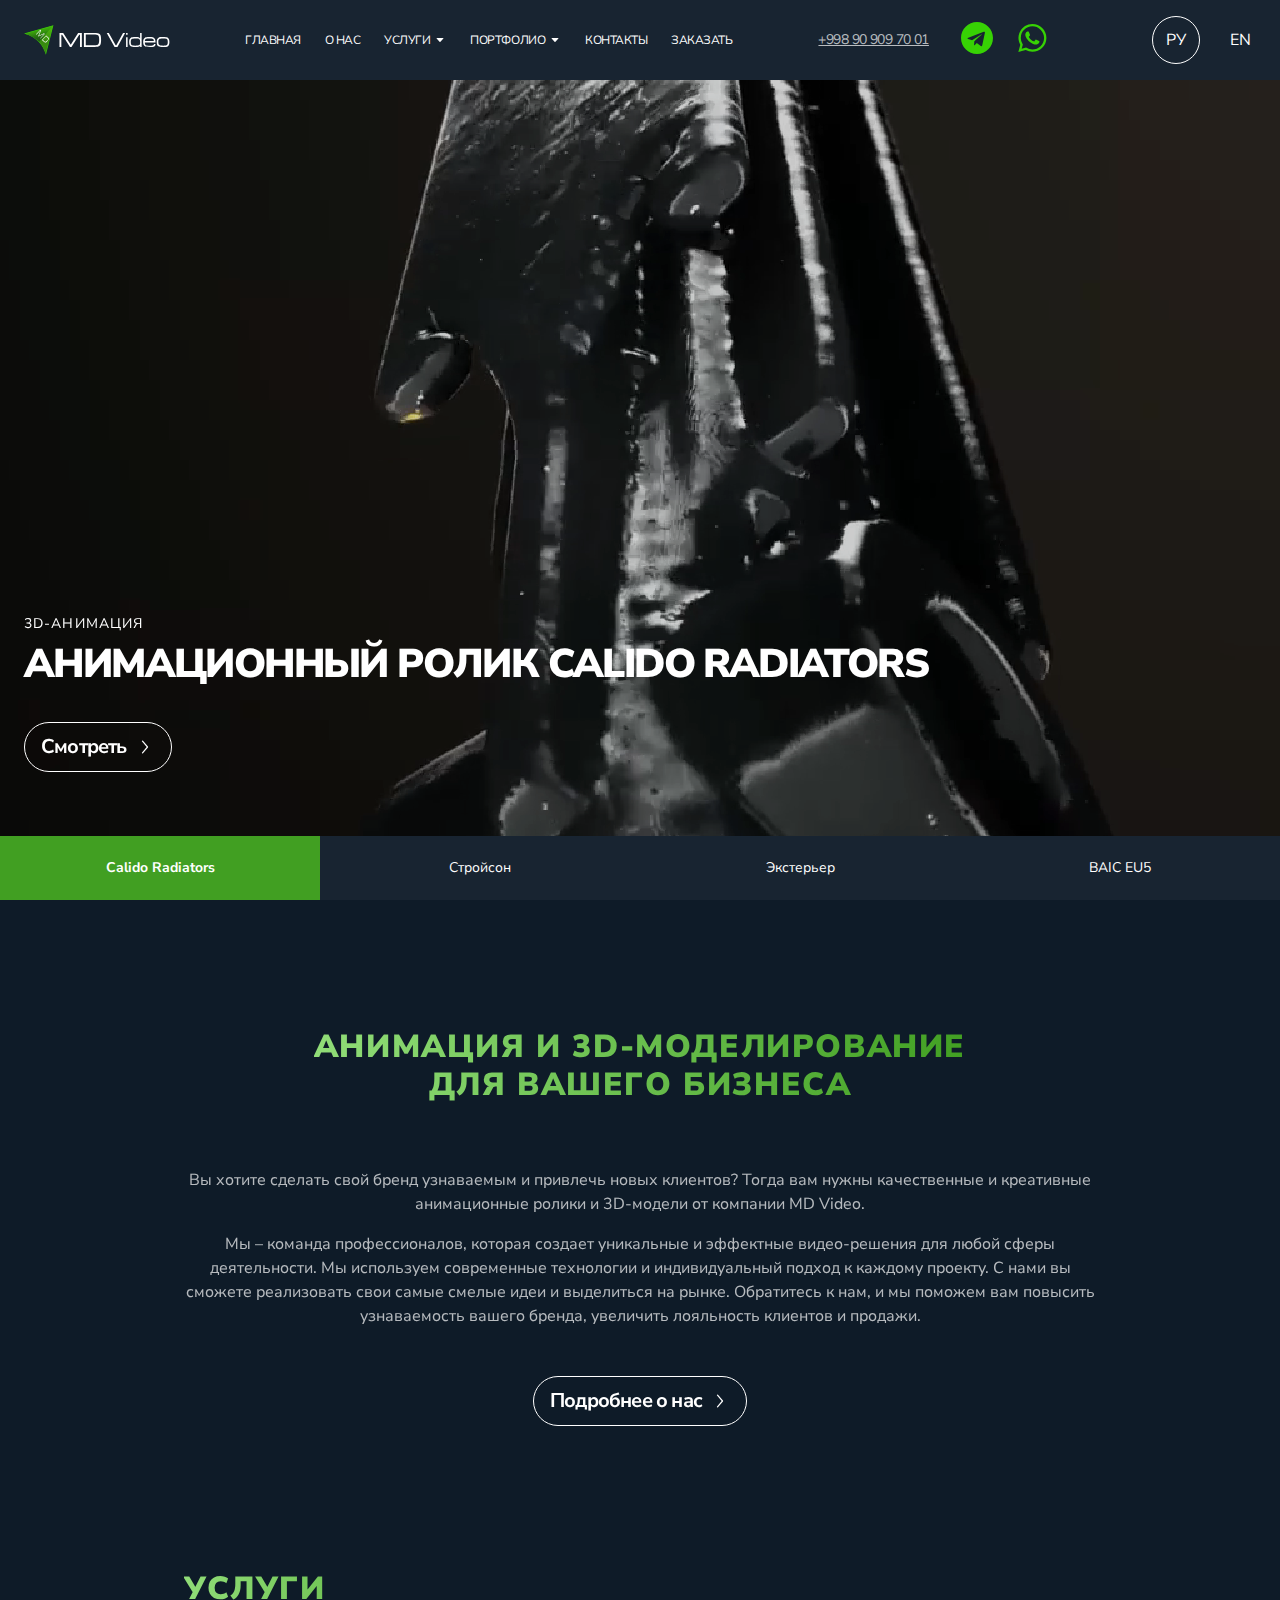
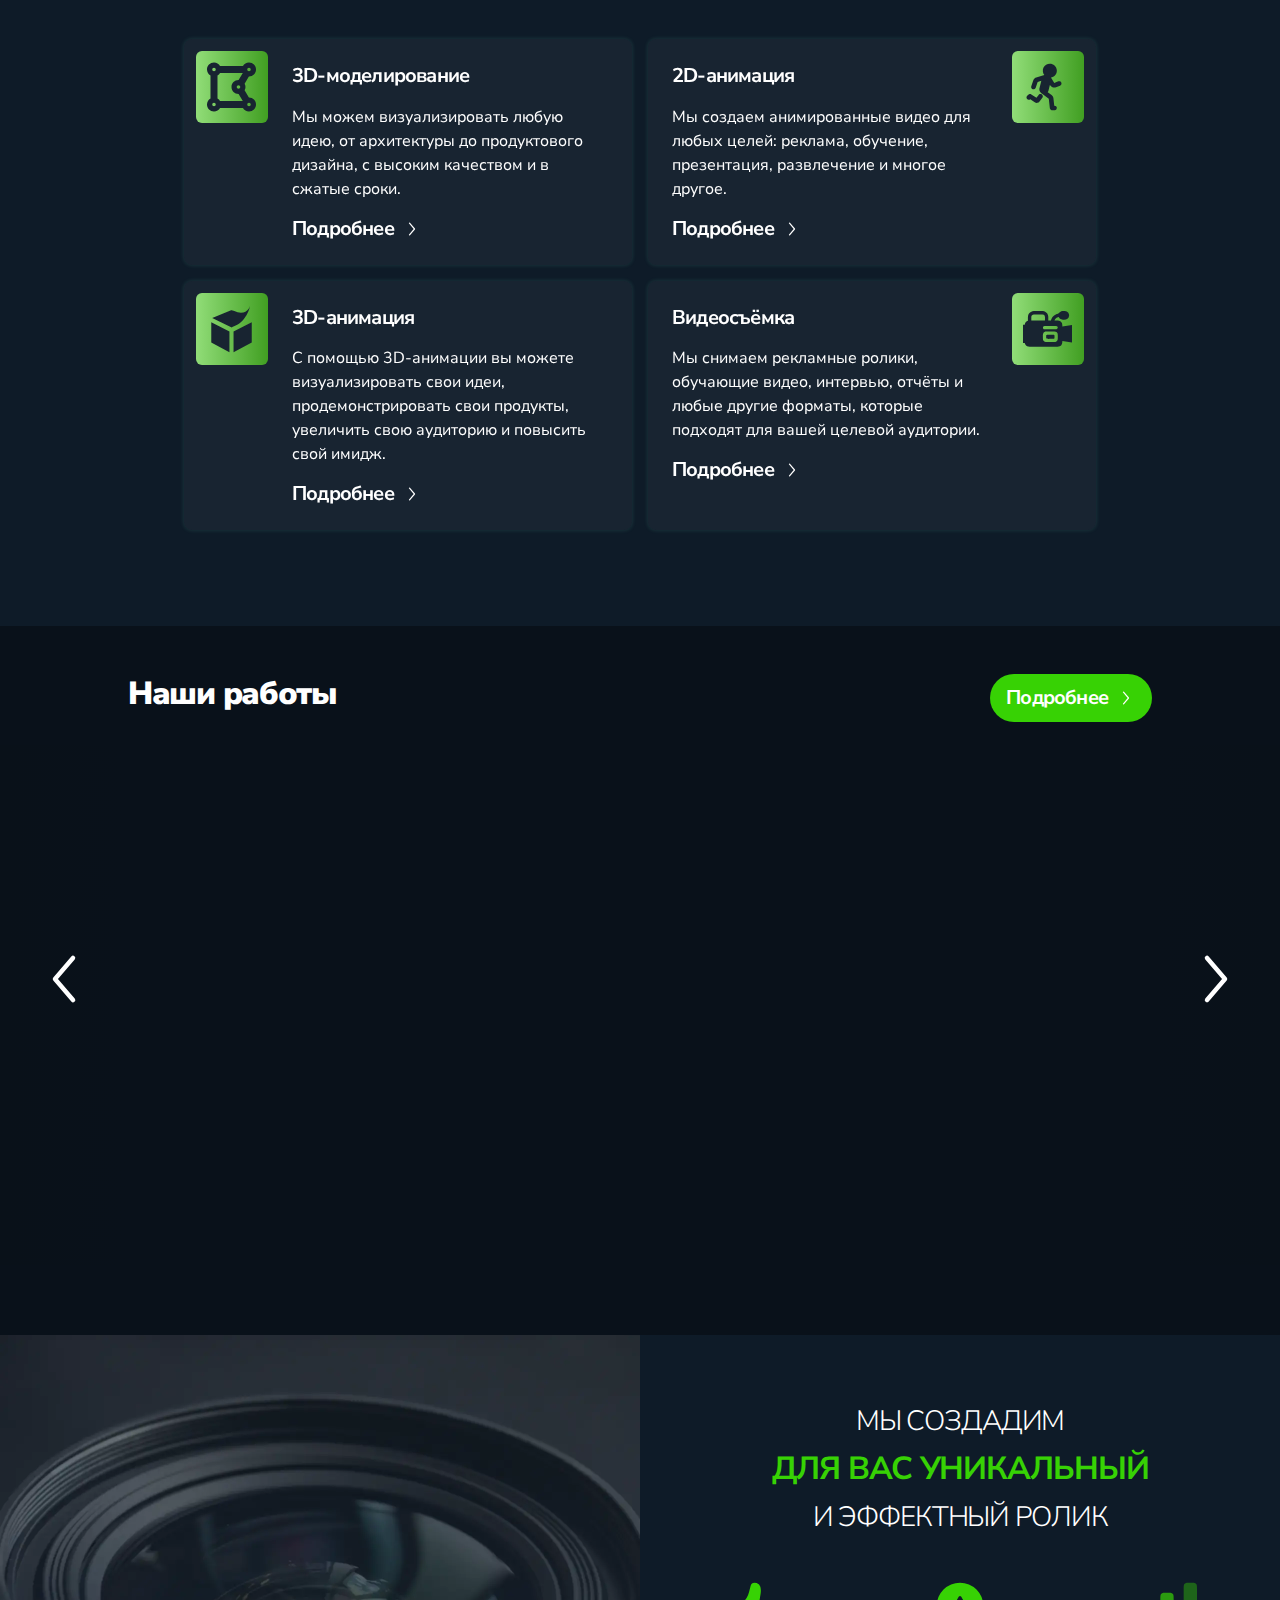
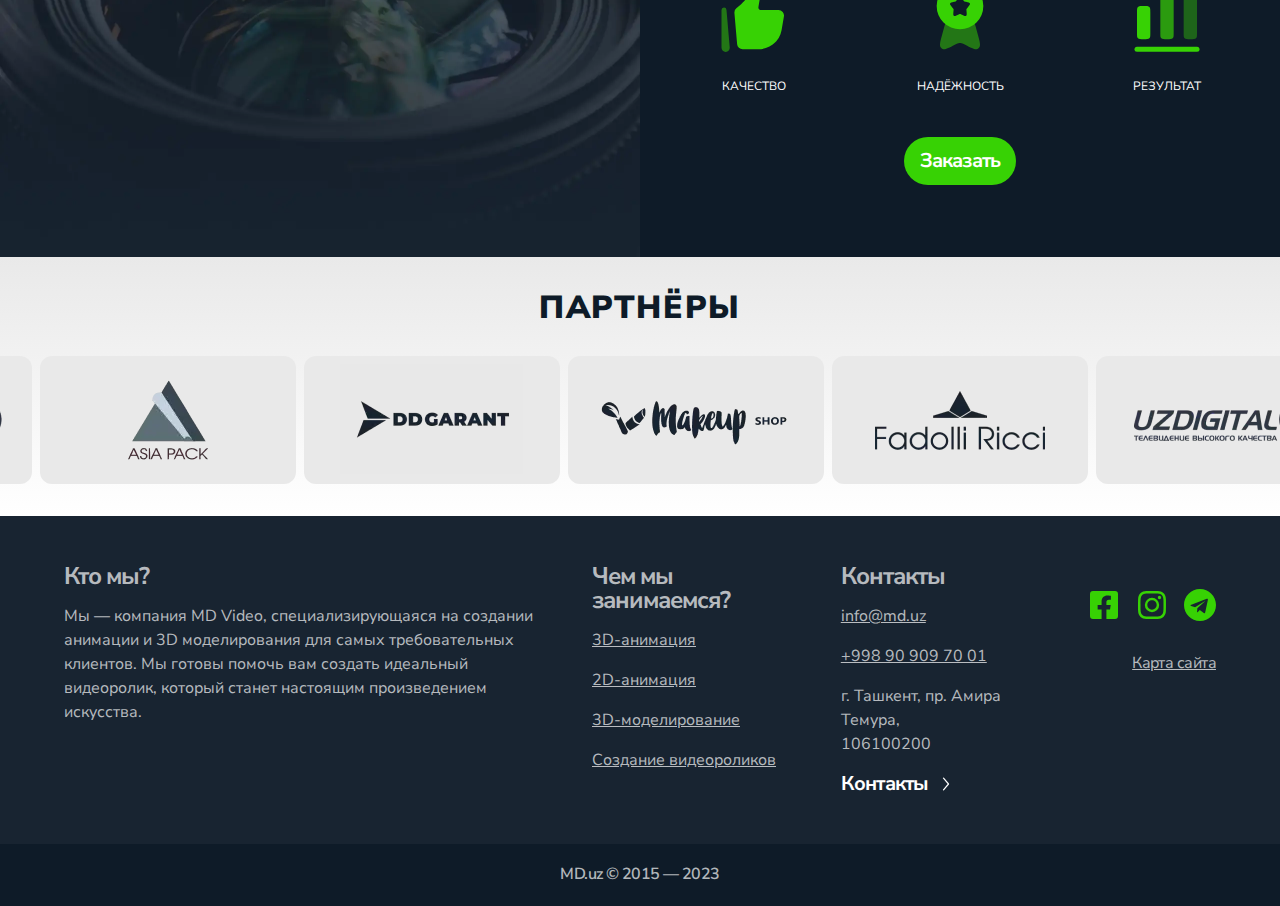
<file: index.html>
<!DOCTYPE html>
<html lang="ru">
  <head>
    <meta charset="UTF-8"/>
    <meta http-equiv="X-UA-Compatible" content="IE=edge"/>
    <meta name="viewport" content="width=device-width, user-scalable=no"/>
    <link rel="icon" href="./favicon.svg"/>
    <link rel="preconnect" href="https://fonts.googleapis.com"/>
    <link rel="preconnect" href="https://fonts.gstatic.com" crossorigin="crossorigin"/>
    <link href="https://fonts.googleapis.com/css2?family=Nunito+Sans:ital,wght@0,200;0,400;0,700;0,900;1,200;1,400;1,700;1,900&amp;display=swap" rel="stylesheet"/>
    <link rel="stylesheet" href="./css/style.css"/>
    <link rel="stylesheet" href="./css/tiny-slider.css"/>
    <script src="./js/scripts.min.js"></script>
    <title>Главная страница</title>
  </head>
  <body>
    <div class="topMenu undefined">
      <div class="topMenu__container">
        <div class="topMenu__leftSide">
          <div class="topMenu__logo"></div>
        </div>
        <div class="topMenu__main">
          <div class="topMenu__lang">
            <ul class="topMenu__langList">
              <li class="topMenu__langItem topMenu__langItem--current"><span class="topMenu__langLink">Ру</span></li>
              <li class="topMenu__langItem"><a class="topMenu__langLink" href="#">En</a></li>
            </ul>
          </div>
          <nav class="topMenu__nav">
            <ul class="topMenu__navList">
              <li class="topMenu__navItem"><a class="topMenu__navLink" href="index.html" title="Главная">Главная</a></li>
              <li class="topMenu__navItem"><a class="topMenu__navLink" href="about-us.html" title="О нас">О нас</a></li>
              <li class="topMenu__navDropdown" onclick="topMenuDropdownToggle(this)"><span class="topMenu__navDropdownText" title="Услуги"><span>Услуги</span>
                  <svg class="icon button__icon topMenu__navDropdownIcon">
                    <use xlink:href="icons.svg#alt-arrow-down"></use>
                  </svg></span>
                <ul class="topMenu__dropdownList">
                  <li class="topMenu__navItem"><a class="topMenu__navLink" href="service-3d-animation.html" title="3D-анимация">3D-анимация</a></li>
                  <li class="topMenu__navItem"><a class="topMenu__navLink" href="service-2d-animation.html" title="2D-анимация">2D-анимация</a></li>
                  <li class="topMenu__navItem"><a class="topMenu__navLink" href="service-video.html" title="Видеосъёмка">Видеосъёмка</a></li>
                  <li class="topMenu__navItem"><a class="topMenu__navLink" href="service-3d-modeling.html" title="3D-моделирование">3D-моделирование</a></li>
                </ul>
              </li>
              <li class="topMenu__navDropdown" onclick="topMenuDropdownToggle(this)"><span class="topMenu__navDropdownText" title="Портфолио"><span>Портфолио</span>
                  <svg class="icon button__icon topMenu__navDropdownIcon">
                    <use xlink:href="icons.svg#alt-arrow-down"></use>
                  </svg></span>
                <ul class="topMenu__dropdownList">
                  <li class="topMenu__navItem"><a class="topMenu__navLink" href="portfolio.html" title="3D-анимация">3D-анимация</a></li>
                  <li class="topMenu__navItem"><a class="topMenu__navLink" href="portfolio.html" title="2D-анимация">2D-анимация</a></li>
                  <li class="topMenu__navItem"><a class="topMenu__navLink" href="portfolio.html" title="Видеосъёмка">Видеосъёмка</a></li>
                  <li class="topMenu__navItem"><a class="topMenu__navLink" href="portfolio.html" title="3D-моделирование">3D-моделирование</a></li>
                </ul>
              </li>
              <li class="topMenu__navItem"><a class="topMenu__navLink" href="contacts.html" title="Контакты">Контакты</a></li>
              <li class="topMenu__navItem"><a class="topMenu__navLink" href="order.html" title="Заказать">Заказать</a></li>
            </ul>
          </nav>
          <div class="topMenu__contacts"><a class="topMenu__phone" href="+998909097001">+998 90 909 70 01</a>
            <div class="topMenu__socialMediaList">
              <li class="topMenu__socialMediaItem"><a class="topMenu__socialMediaLink" href="#" title="Telegram">
                  <svg class="icon topMenu__socialMediaIcon">
                    <use xlink:href="icons.svg#telegram"></use>
                  </svg></a></li>
              <li class="topMenu__socialMediaItem"><a class="topMenu__socialMediaLink" href="#" title="Telegram">
                  <svg class="icon topMenu__socialMediaIcon">
                    <use xlink:href="icons.svg#whatsapp--outline"></use>
                  </svg></a></li>
            </div>
          </div>
        </div>
        <div class="topMenu__rightSide">
          <button class="topMenu__toggle" onclick="topMenuToggle()">
            <svg class="icon topMenu__toggleIcon" xmlns="http://www.w3.org/2000/svg" fill="none">
              <path class="topMenu__toggleIconLine" stroke="currentcolor" stroke-width="2" d="M4 22h24"></path>
              <path class="topMenu__toggleIconLine" stroke="currentcolor" stroke-width="2" d="M4 16h24"></path>
              <path class="topMenu__toggleIconLine" stroke="currentcolor" stroke-width="2" d="M4 10h24"></path>
            </svg>
          </button>
        </div>
      </div>
      <video class="topMenu__background" src="./video/topMenu-background.mp4" muted="muted" autoplay="autoplay" loop="loop"></video>
    </div>
    <main class="homePage">
      <section class="slider slider--offsetUp" id="slider">
        <div class="slider__wrapper">
          <div class="slider__slide">
            <div class="slider__content"><span class="slider__projectType">3d-анимация</span>
              <h2 class="slider__title">Анимационный ролик Calido Radiators</h2>
              <button class="button button--outlined slider__readMore"><span>Смотреть</span>
                <svg class="icon button__icon">
                  <use xlink:href="icons.svg#alt-arrow-right--outline"></use>
                </svg>
              </button>
            </div>
            <div class="slider__media"><img class="slider__image" src="./content-media/slider/slide-01.webp" title="Анимационный ролик Calido Radiators" alt="Анимационный ролик Calido Radiators">
              <video class="slider__video" src="./content-media/slider/slide-01.mp4" muted loop></video>
            </div>
          </div>
          <div class="slider__slide">
            <div class="slider__content"><span class="slider__projectType">2D-анимации</span>
              <h2 class="slider__title">Рекламный ролик компании «Стройсон»</h2>
              <button class="button button--outlined slider__readMore"><span>Смотреть</span>
                <svg class="icon button__icon">
                  <use xlink:href="icons.svg#alt-arrow-right--outline"></use>
                </svg>
              </button>
            </div>
            <div class="slider__media"><img class="slider__image" src="./content-media/slider/slide-02.webp" title="Рекламный ролик компании «Стройсон»" alt="Рекламный ролик компании «Стройсон»">
              <video class="slider__video" src="./content-media/slider/slide-02.mp4" muted loop></video>
            </div>
          </div>
          <div class="slider__slide">
            <div class="slider__content"><span class="slider__projectType">3D-моделирование, Визуализация</span>
              <h2 class="slider__title">Экстерьер дома</h2>
              <button class="button button--outlined slider__readMore"><span>Смотреть</span>
                <svg class="icon button__icon">
                  <use xlink:href="icons.svg#alt-arrow-right--outline"></use>
                </svg>
              </button>
            </div>
            <div class="slider__media"><img class="slider__image" src="./content-media/slider/slide-03.webp" title="Экстерьер дома" alt="Экстерьер дома">
              <video class="slider__video" src="./content-media/slider/slide-03.mp4" muted loop></video>
            </div>
          </div>
          <div class="slider__slide">
            <div class="slider__content"><span class="slider__projectType">Видеосъёмка</span>
              <h2 class="slider__title">BAIC EU5</h2>
              <button class="button button--outlined slider__readMore"><span>Смотреть</span>
                <svg class="icon button__icon">
                  <use xlink:href="icons.svg#alt-arrow-right--outline"></use>
                </svg>
              </button>
            </div>
            <div class="slider__media"><img class="slider__image" src="./content-media/slider/slide-04.webp" title="BAIC EU5" alt="BAIC EU5">
              <video class="slider__video" src="./content-media/slider/slide-04.mp4" muted loop></video>
            </div>
          </div>
        </div>
        <ul class="slider__list">
          <li class="slider__item" data-name="Calido Radiators">Calido Radiators</li>
          <li class="slider__item" data-name="Стройсон">Стройсон</li>
          <li class="slider__item" data-name="Экстерьер">Экстерьер</li>
          <li class="slider__item" data-name="BAIC EU5">BAIC EU5</li>
        </ul>
      </section><script>let slider = new Slider();
      slider.init('#slider', {
          autoplay: 'true',
          duration: 5000,
      });</script>
      <video class="videoBG" loop autoplay muted defaultMuted playsinline oncontextmenu="return false;" preload="auto">
        <source src="video/videoBG.mp4" type="video/mp4">
      </video>
      <div class="aboutUsBlock">
        <div class="aboutUsBlock__container">
          <h2 class="aboutUsBlock__title">Анимация и 3D-моделирование <br/>для вашего бизнеса</h2>
          <div class="aboutUsBlock__text">
            <p class="aboutUsBlock__p">Вы хотите сделать свой бренд узнаваемым и привлечь новых клиентов? Тогда вам нужны качественные и креативные анимационные ролики и 3D-модели от компании MD Video.</p>
            <p class="aboutUsBlock__p">Мы – команда профессионалов, которая создает уникальные и эффектные видео-решения для любой сферы деятельности. Мы используем современные технологии и индивидуальный подход к каждому проекту. С нами вы сможете реализовать свои самые смелые идеи и выделиться на рынке. Обратитесь к нам, и мы поможем вам повысить узнаваемость вашего бренда, увеличить лояльность клиентов и продажи.</p>
          </div>
          <button class="button button--outlined aboutUsBlock--readMore"><span>Подробнее о нас</span>
            <svg class="icon button__icon">
              <use xlink:href="icons.svg#alt-arrow-right--outline"></use>
            </svg>
          </button>
        </div>
      </div>
      <div class="servicesBlock">
        <div class="servicesBlock__container">
          <h2 class="servicesBlock__title">Услуги</h2>
          <div class="servicesBlock__grid">
            <div class="serviceCard">
              <div class="serviceCard__iconSide">
                <div class="serviceCard__iconBox">
                  <div class="serviceCard__icon--3d-modeling serviceCard__icon"></div>
                </div>
              </div>
              <div class="serviceCard__contentSide">
                <h3 class="serviceCard__title">3D-моделирование</h3>
                <p class="serviceCard__description">Мы можем визуализировать любую идею, от архитектуры до продуктового дизайна, с высоким качеством и в сжатые сроки.</p><a class="button button--text serviceCard__readMore" href="#"><span>Подробнее</span>
                  <svg class="icon button__icon">
                    <use xlink:href="icons.svg#alt-arrow-right--outline"></use>
                  </svg></a>
              </div>
            </div>
            <div class="serviceCard--reverse serviceCard">
              <div class="serviceCard__iconSide">
                <div class="serviceCard__iconBox">
                  <div class="serviceCard__icon--2d-animation serviceCard__icon"></div>
                </div>
              </div>
              <div class="serviceCard__contentSide">
                <h3 class="serviceCard__title">2D-анимация</h3>
                <p class="serviceCard__description">Мы создаем анимированные видео для любых целей: реклама, обучение, презентация, развлечение и многое другое.</p><a class="button button--text serviceCard__readMore" href="#"><span>Подробнее</span>
                  <svg class="icon button__icon">
                    <use xlink:href="icons.svg#alt-arrow-right--outline"></use>
                  </svg></a>
              </div>
            </div>
            <div class="serviceCard">
              <div class="serviceCard__iconSide">
                <div class="serviceCard__iconBox">
                  <div class="serviceCard__icon--3d-animation serviceCard__icon"></div>
                </div>
              </div>
              <div class="serviceCard__contentSide">
                <h3 class="serviceCard__title">3D-анимация</h3>
                <p class="serviceCard__description">С помощью 3D-анимации вы можете визуализировать свои идеи, продемонстрировать свои продукты, увеличить свою аудиторию и повысить свой имидж.</p><a class="button button--text serviceCard__readMore" href="#"><span>Подробнее</span>
                  <svg class="icon button__icon">
                    <use xlink:href="icons.svg#alt-arrow-right--outline"></use>
                  </svg></a>
              </div>
            </div>
            <div class="serviceCard--reverse serviceCard">
              <div class="serviceCard__iconSide">
                <div class="serviceCard__iconBox">
                  <div class="serviceCard__icon--videography serviceCard__icon"></div>
                </div>
              </div>
              <div class="serviceCard__contentSide">
                <h3 class="serviceCard__title">Видеосъёмка</h3>
                <p class="serviceCard__description">Мы снимаем рекламные ролики, обучающие видео, интервью, отчёты и любые другие форматы, которые подходят для вашей целевой аудитории.</p><a class="button button--text serviceCard__readMore" href="#"><span>Подробнее</span>
                  <svg class="icon button__icon">
                    <use xlink:href="icons.svg#alt-arrow-right--outline"></use>
                  </svg></a>
              </div>
            </div>
          </div>
        </div>
      </div>
      <div class="portfolioBlock" id="portfolioBlock">
        <div class="portfolioBlock__container">
          <h2 class="portfolioBlock__title">Наши работы</h2><a class="button portfolioBlock__readMore portfolioBlock__readMore--desktop" href="portfolio.html"><span>Подробнее</span>
            <svg class="icon button__icon">
              <use xlink:href="icons.svg#alt-arrow-right--outline"></use>
            </svg></a>
        </div>
        <div class="portfolioBlock__wrapper">
          <div class="portfolioBlock__arrow portfolioBlock__arrow--left">
            <svg class="portfolioBlock__arrowIcon portfolioBlock__arrowIcon--left">
              <use xlink:href="icons.svg#alt-arrow-left--outline"></use>
            </svg>
          </div>
          <div class="portfolioBlock__arrow portfolioBlock__arrow--right">
            <svg class="portfolioBlock__arrowIcon portfolioBlock__arrowIcon--right">
              <use xlink:href="icons.svg#alt-arrow-right--outline"></use>
            </svg>
          </div>
          <div class="portfolioBlock__row"><a class="portfolioBlock__card portfolioCard" href="case.html" data-aos="zoom-in" data-aos-duration="1000" data-aos-delay="0" data-aos-easing="ease-out">
              <div class="portfolioCard__picture">
                <div class="portfolioCard__overlay"></div><img class="portfolioCard__image" src="./content-media/portfolioCards/portfolioCard-01.webp" alt="Презентация Navoi 2"/>
                <video class="portfolioCard__video" src="./content-media/portfolioCards/portfolioCard-01.mp4" loop="loop" muted="muted" autoplay="autoplay"></video>
              </div>
              <div class="portfolioCard__head">
                <h3 class="portfolioCard__name">Презентация Navoi 2</h3>
              </div></a><a class="portfolioBlock__card portfolioCard" href="case.html" data-aos="zoom-in" data-aos-duration="1000" data-aos-delay="0" data-aos-easing="ease-out">
              <div class="portfolioCard__picture">
                <div class="portfolioCard__overlay"></div><img class="portfolioCard__image" src="./content-media/portfolioCards/portfolioCard-02.webp" alt="Calido Radiators"/>
                <video class="portfolioCard__video" src="./content-media/portfolioCards/portfolioCard-02.mp4" loop="loop" muted="muted" autoplay="autoplay"></video>
              </div>
              <div class="portfolioCard__head">
                <h3 class="portfolioCard__name">Calido Radiators</h3>
              </div></a><a class="portfolioBlock__card portfolioCard" href="case.html" data-aos="zoom-in" data-aos-duration="1000" data-aos-delay="0" data-aos-easing="ease-out">
              <div class="portfolioCard__picture">
                <div class="portfolioCard__overlay"></div><img class="portfolioCard__image" src="./content-media/portfolioCards/portfolioCard-03.webp" alt="Стройсон"/>
                <video class="portfolioCard__video" src="./content-media/portfolioCards/portfolioCard-03.mp4" loop="loop" muted="muted" autoplay="autoplay"></video>
              </div>
              <div class="portfolioCard__head">
                <h3 class="portfolioCard__name">Стройсон</h3>
              </div></a><a class="portfolioBlock__card portfolioCard" href="case.html" data-aos="zoom-in" data-aos-duration="1000" data-aos-delay="0" data-aos-easing="ease-out">
              <div class="portfolioCard__picture">
                <div class="portfolioCard__overlay"></div><img class="portfolioCard__image" src="./content-media/portfolioCards/portfolioCard-04.webp" alt="Экстерьер дома"/>
                <video class="portfolioCard__video" src="./content-media/portfolioCards/portfolioCard-04.mp4" loop="loop" muted="muted" autoplay="autoplay"></video>
              </div>
              <div class="portfolioCard__head">
                <h3 class="portfolioCard__name">Экстерьер дома</h3>
              </div></a><a class="portfolioBlock__card portfolioCard" href="case.html" data-aos="zoom-in" data-aos-duration="1000" data-aos-delay="0" data-aos-easing="ease-out">
              <div class="portfolioCard__picture">
                <div class="portfolioCard__overlay"></div><img class="portfolioCard__image" src="./content-media/portfolioCards/portfolioCard-05.webp" alt="BAIC EU5"/>
                <video class="portfolioCard__video" src="./content-media/portfolioCards/portfolioCard-05.mp4" loop="loop" muted="muted" autoplay="autoplay"></video>
              </div>
              <div class="portfolioCard__head">
                <h3 class="portfolioCard__name">BAIC EU5</h3>
              </div></a><a class="portfolioBlock__card portfolioCard" href="case.html" data-aos="zoom-in" data-aos-duration="1000" data-aos-delay="0" data-aos-easing="ease-out">
              <div class="portfolioCard__picture">
                <div class="portfolioCard__overlay"></div><img class="portfolioCard__image" src="./content-media/portfolioCards/portfolioCard-06.webp" alt="Рекламный ролик GrowTo"/>
                <video class="portfolioCard__video" src="./content-media/portfolioCards/portfolioCard-06.mp4" loop="loop" muted="muted" autoplay="autoplay"></video>
              </div>
              <div class="portfolioCard__head">
                <h3 class="portfolioCard__name">Рекламный ролик GrowTo</h3>
              </div></a>
          </div>
        </div>
        <div class="portfolioBlock__container"><a class="button portfolioBlock__readMore portfolioBlock__readMore--phone" href="portfolio.html"><span>Подробнее</span>
            <svg class="icon button__icon">
              <use xlink:href="icons.svg#alt-arrow-right--outline"></use>
            </svg></a>
        </div>
      </div><script>let portfolioBlock = new PortfolioBlock();
      portfolioBlock.init('#portfolioBlock');</script>
      <div class="orderBlock">
        <div class="orderBlock__picture"></div>
        <div class="orderBlock__container">
          <h2 class="orderBlock__title"><span>Мы создадим </span><span class="orderBlock__title--highlighted">для вас уникальный </span><span>и эффектный ролик</span></h2>
          <ul class="orderBlock__slogan">
            <li class="orderBlock__sloganItem">
              <svg class="orderBlock__sloganIcon">
                <use xlink:href="icons.svg#like--duotone"></use>
              </svg><span class="orderBlock__sloganItemText">Качество</span>
            </li>
            <li class="orderBlock__sloganItem">
              <svg class="orderBlock__sloganIcon">
                <use xlink:href="icons.svg#medal-ribbon-star--duotone"></use>
              </svg><span class="orderBlock__sloganItemText">Надёжность</span>
            </li>
            <li class="orderBlock__sloganItem">
              <svg class="orderBlock__sloganIcon">
                <use xlink:href="icons.svg#chart-2--duotone"></use>
              </svg><span class="orderBlock__sloganItemText">Результат</span>
            </li>
          </ul><a class="button orderBlock__button" href="order.html"><span>Заказать</span></a>
        </div>
      </div>
      <section class="partners" id="partners">
        <div class="partners__container">
          <h2 class="partners__title">Партнёры</h2>
        </div>
        <div class="partners__wrapper">
          <ul class="partners__carousel">
            <li class="partners__carouselItem">
              <div class="partners__item"><img class="partners__logo" src="./content-media/partners/asia-pack.webp"/></div>
            </li>
            <li class="partners__carouselItem">
              <div class="partners__item"><img class="partners__logo" src="./content-media/partners/dd-garant.webp"/></div>
            </li>
            <li class="partners__carouselItem">
              <div class="partners__item"><img class="partners__logo" src="./content-media/partners/makeup-shop.webp"/></div>
            </li>
            <li class="partners__carouselItem">
              <div class="partners__item"><img class="partners__logo" src="./content-media/partners/fadolli-ricci.webp"/></div>
            </li>
            <li class="partners__carouselItem">
              <div class="partners__item"><img class="partners__logo" src="./content-media/partners/uzdigital-tv.webp"/></div>
            </li>
            <li class="partners__carouselItem">
              <div class="partners__item"><img class="partners__logo" src="./content-media/partners/asia-pack.webp"/></div>
            </li>
            <li class="partners__carouselItem">
              <div class="partners__item"><img class="partners__logo" src="./content-media/partners/dd-garant.webp"/></div>
            </li>
            <li class="partners__carouselItem">
              <div class="partners__item"><img class="partners__logo" src="./content-media/partners/makeup-shop.webp"/></div>
            </li>
            <li class="partners__carouselItem">
              <div class="partners__item"><img class="partners__logo" src="./content-media/partners/fadolli-ricci.webp"/></div>
            </li>
            <li class="partners__carouselItem">
              <div class="partners__item"><img class="partners__logo" src="./content-media/partners/uzdigital-tv.webp"/></div>
            </li>
          </ul>
          <script>
            let carousel = tns({
              container: '.partners__carousel',
              items: 10,
              gutter: 8,
              slideBy: 1,
              autoWidth: true,
              autoplay: true,
              speed: 1000,
              autoplayTimeout: 2000,
              mouseDrag: true,
              touch: true,
              nav: false,
              controls: false,
              autoplayButtonOutput: false,
            })
          </script>
        </div>
      </section>
    </main>
    <footer class="footer">
      <div class="footer__mainBlock">
        <div class="footer__container">
          <div class="footer__block footer__block--widthRestriction">
            <h4 class="footer__blockTitle">Кто мы?</h4>
            <p class="footer__blockText">Мы — компания MD Video, специализирующаяся на создании анимации и 3D моделирования для самых требовательных клиентов. Мы готовы помочь вам создать идеальный видеоролик, который станет настоящим произведением искусства.</p>
          </div>
          <div class="footer__block">
            <h4 class="footer__blockTitle">Чем мы занимаемся?</h4>
            <ul class="footer__list">
              <li class="footer__listItem"><a class="footer__link" href="#" title="3D-анимация">3D-анимация</a></li>
              <li class="footer__listItem"><a class="footer__link" href="#" title="2D-анимация">2D-анимация</a></li>
              <li class="footer__listItem"><a class="footer__link" href="#" title="3D-моделирование">3D-моделирование</a></li>
              <li class="footer__listItem"><a class="footer__link" href="#" title="Создание видеороликов">Создание видеороликов</a></li>
            </ul>
          </div>
          <address class="footer__block">
            <h4 class="footer__blockTitle">Контакты</h4>
            <ul class="footer__list">
              <li class="footer__listItem"><a class="footer__link" href="mailto: info@md.uz" title="E-mail">info@md.uz</a></li>
              <li class="footer__listItem"><a class="footer__link" href="tel: +998909097001" title="Телефон">+998 90 909 70 01</a></li>
              <li class="footer__listItem">г. Ташкент, пр. Амира Темура, <br> 106100200</li>
            </ul><a class="button button--text footer__contactsButton" href="contacts.html"><span>Контакты</span>
              <svg class="icon button__icon">
                <use xlink:href="icons.svg#alt-arrow-right--outline"></use>
              </svg></a>
          </address>
          <div class="footer__block footer__block--align--right">
            <ul class="footer__socialMediaList">
              <li class="footer__socialMediaItem"><a class="footer__socialMediaLink" href="#" title="Facebook" target="_blank">
                  <svg class="icon footer__socialMediaIcon">
                    <use xlink:href="icons.svg#facebook-square"></use>
                  </svg></a></li>
              <li class="footer__socialMediaItem"><a class="footer__socialMediaLink" href="#" title="Instagram" target="_blank">
                  <svg class="icon footer__socialMediaIcon">
                    <use xlink:href="icons.svg#instagram--outline"></use>
                  </svg></a></li>
              <li class="footer__socialMediaItem"><a class="footer__socialMediaLink" href="#" title="Telegram" target="_blank">
                  <svg class="icon footer__socialMediaIcon">
                    <use xlink:href="icons.svg#telegram"></use>
                  </svg></a></li>
            </ul>
            <ul class="footer__extraLinksList">
              <li class="footer__extraLinksItem"><a class="footer__extraLink" href="#" title="Карта сайта">Карта сайта</a></li>
            </ul>
          </div>
        </div>
      </div>
      <div class="footer__copyrights">
        <p class="footer__copyrightsText">MD.uz © 2015 — 2023</p>
      </div>
    </footer>
    <script>AOS.init();</script>
  </body>
</html>
</file>
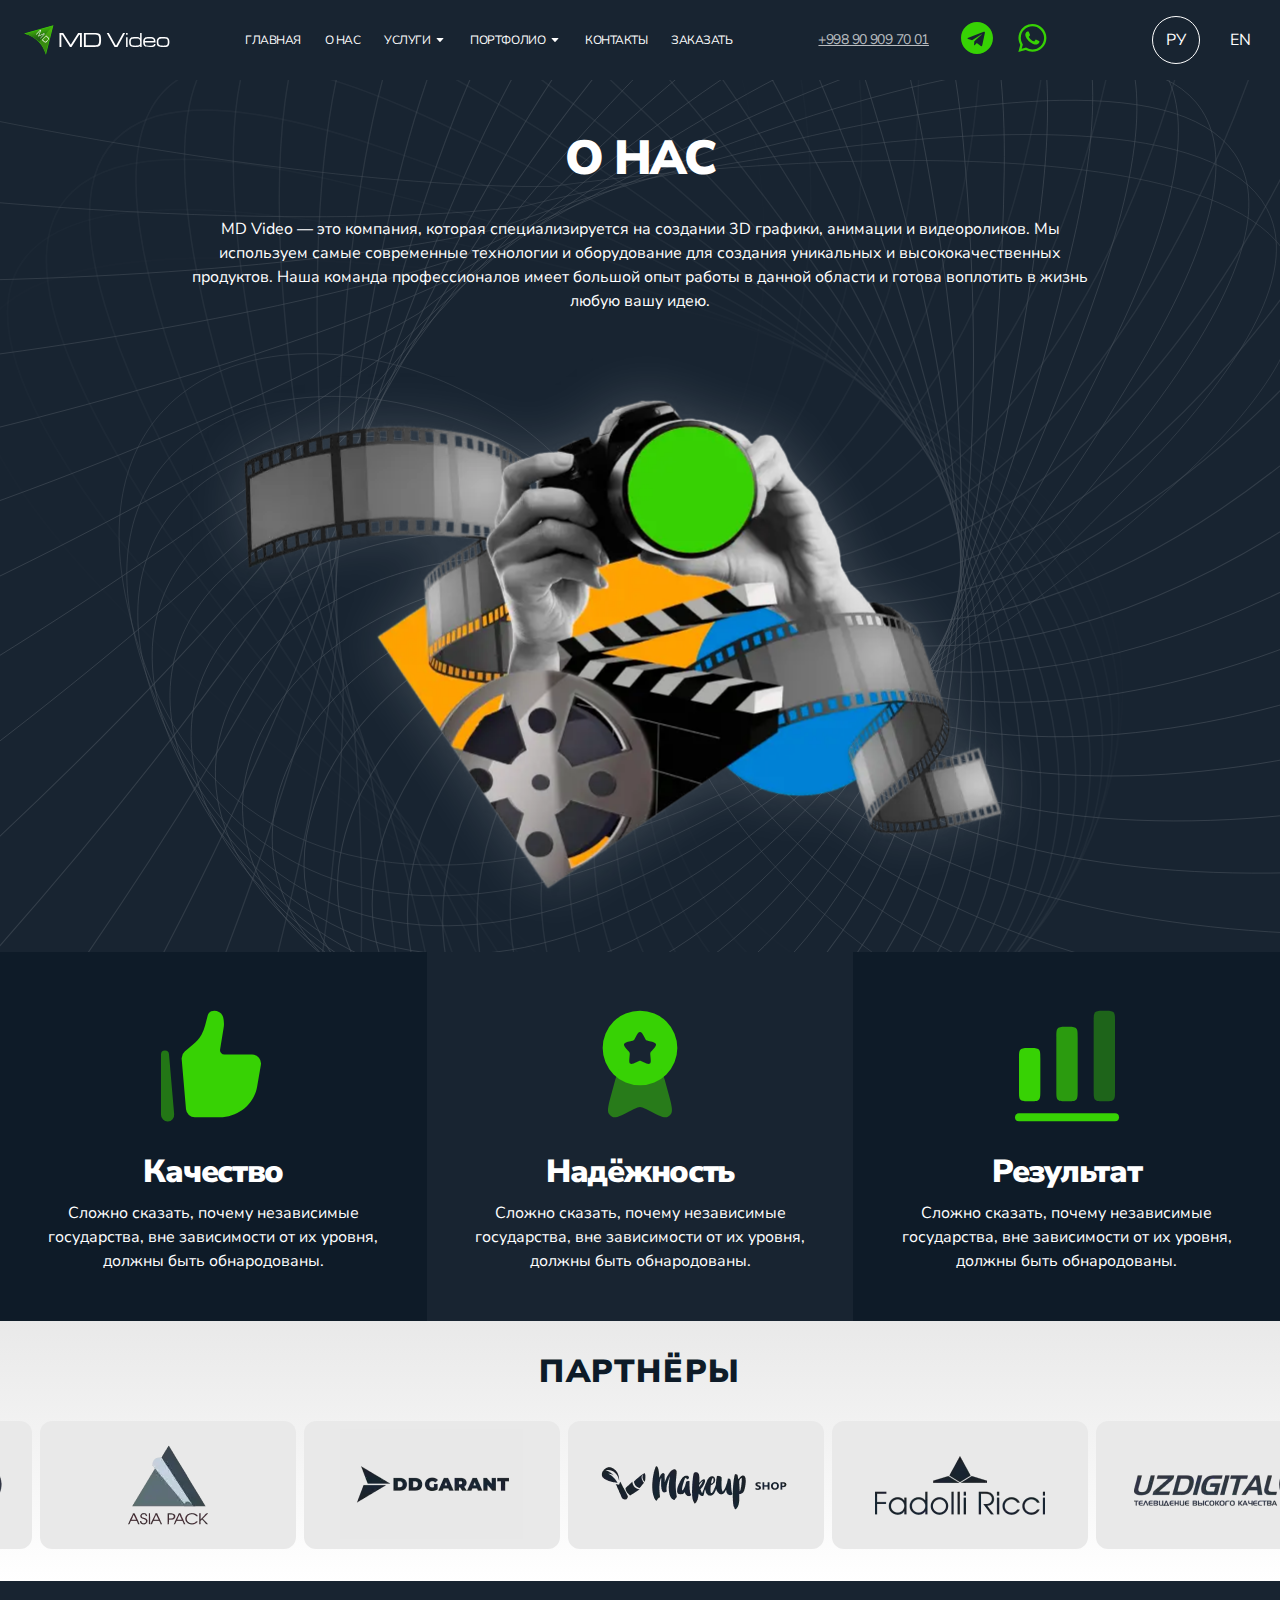
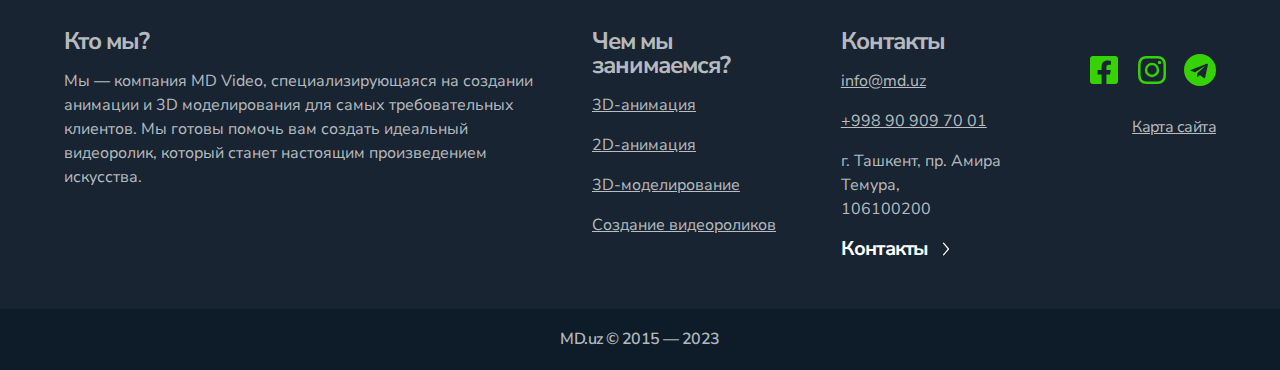
<file: about-us.html>
<!DOCTYPE html>
<html lang="ru">
  <head>
    <meta charset="UTF-8"/>
    <meta http-equiv="X-UA-Compatible" content="IE=edge"/>
    <meta name="viewport" content="width=device-width, user-scalable=no"/>
    <link rel="icon" href="./favicon.svg"/>
    <link rel="preconnect" href="https://fonts.googleapis.com"/>
    <link rel="preconnect" href="https://fonts.gstatic.com" crossorigin="crossorigin"/>
    <link href="https://fonts.googleapis.com/css2?family=Nunito+Sans:ital,wght@0,200;0,400;0,700;0,900;1,200;1,400;1,700;1,900&amp;display=swap" rel="stylesheet"/>
    <link rel="stylesheet" href="./css/style.css"/>
    <link rel="stylesheet" href="./css/tiny-slider.css"/>
    <script src="./js/scripts.min.js"></script>
    <title>О нас</title>
  </head>
  <body>
    <div class="topMenu undefined">
      <div class="topMenu__container">
        <div class="topMenu__leftSide">
          <div class="topMenu__logo"></div>
        </div>
        <div class="topMenu__main">
          <div class="topMenu__lang">
            <ul class="topMenu__langList">
              <li class="topMenu__langItem topMenu__langItem--current"><span class="topMenu__langLink">Ру</span></li>
              <li class="topMenu__langItem"><a class="topMenu__langLink" href="#">En</a></li>
            </ul>
          </div>
          <nav class="topMenu__nav">
            <ul class="topMenu__navList">
              <li class="topMenu__navItem"><a class="topMenu__navLink" href="index.html" title="Главная">Главная</a></li>
              <li class="topMenu__navItem"><a class="topMenu__navLink" href="about-us.html" title="О нас">О нас</a></li>
              <li class="topMenu__navDropdown" onclick="topMenuDropdownToggle(this)"><span class="topMenu__navDropdownText" title="Услуги"><span>Услуги</span>
                  <svg class="icon button__icon topMenu__navDropdownIcon">
                    <use xlink:href="icons.svg#alt-arrow-down"></use>
                  </svg></span>
                <ul class="topMenu__dropdownList">
                  <li class="topMenu__navItem"><a class="topMenu__navLink" href="service-3d-animation.html" title="3D-анимация">3D-анимация</a></li>
                  <li class="topMenu__navItem"><a class="topMenu__navLink" href="service-2d-animation.html" title="2D-анимация">2D-анимация</a></li>
                  <li class="topMenu__navItem"><a class="topMenu__navLink" href="service-video.html" title="Видеосъёмка">Видеосъёмка</a></li>
                  <li class="topMenu__navItem"><a class="topMenu__navLink" href="service-3d-modeling.html" title="3D-моделирование">3D-моделирование</a></li>
                </ul>
              </li>
              <li class="topMenu__navDropdown" onclick="topMenuDropdownToggle(this)"><span class="topMenu__navDropdownText" title="Портфолио"><span>Портфолио</span>
                  <svg class="icon button__icon topMenu__navDropdownIcon">
                    <use xlink:href="icons.svg#alt-arrow-down"></use>
                  </svg></span>
                <ul class="topMenu__dropdownList">
                  <li class="topMenu__navItem"><a class="topMenu__navLink" href="portfolio.html" title="3D-анимация">3D-анимация</a></li>
                  <li class="topMenu__navItem"><a class="topMenu__navLink" href="portfolio.html" title="2D-анимация">2D-анимация</a></li>
                  <li class="topMenu__navItem"><a class="topMenu__navLink" href="portfolio.html" title="Видеосъёмка">Видеосъёмка</a></li>
                  <li class="topMenu__navItem"><a class="topMenu__navLink" href="portfolio.html" title="3D-моделирование">3D-моделирование</a></li>
                </ul>
              </li>
              <li class="topMenu__navItem"><a class="topMenu__navLink" href="contacts.html" title="Контакты">Контакты</a></li>
              <li class="topMenu__navItem"><a class="topMenu__navLink" href="order.html" title="Заказать">Заказать</a></li>
            </ul>
          </nav>
          <div class="topMenu__contacts"><a class="topMenu__phone" href="+998909097001">+998 90 909 70 01</a>
            <div class="topMenu__socialMediaList">
              <li class="topMenu__socialMediaItem"><a class="topMenu__socialMediaLink" href="#" title="Telegram">
                  <svg class="icon topMenu__socialMediaIcon">
                    <use xlink:href="icons.svg#telegram"></use>
                  </svg></a></li>
              <li class="topMenu__socialMediaItem"><a class="topMenu__socialMediaLink" href="#" title="Telegram">
                  <svg class="icon topMenu__socialMediaIcon">
                    <use xlink:href="icons.svg#whatsapp--outline"></use>
                  </svg></a></li>
            </div>
          </div>
        </div>
        <div class="topMenu__rightSide">
          <button class="topMenu__toggle" onclick="topMenuToggle()">
            <svg class="icon topMenu__toggleIcon" xmlns="http://www.w3.org/2000/svg" fill="none">
              <path class="topMenu__toggleIconLine" stroke="currentcolor" stroke-width="2" d="M4 22h24"></path>
              <path class="topMenu__toggleIconLine" stroke="currentcolor" stroke-width="2" d="M4 16h24"></path>
              <path class="topMenu__toggleIconLine" stroke="currentcolor" stroke-width="2" d="M4 10h24"></path>
            </svg>
          </button>
        </div>
      </div>
      <video class="topMenu__background" src="./video/topMenu-background.mp4" muted="muted" autoplay="autoplay" loop="loop"></video>
    </div>
    <main class="aboutUsPage">
      <div class="aboutUsPage__header">
        <div class="aboutUsPage__headerContainer">
          <h1 class="aboutUsPage__headerTitle">О нас</h1>
          <p class="aboutUsPage__headerText">MD Video — это компания, которая специализируется на создании 3D графики, анимации и видеороликов. Мы используем самые современные технологии и оборудование для создания уникальных и высококачественных продуктов. Наша команда профессионалов имеет большой опыт работы в данной области и готова воплотить в жизнь любую вашу идею.</p>
        </div>
        <div class="aboutUsPage__picture"></div>
      </div>
      <div class="aboutUsPage__sloganBlock">
        <div class="slogan">
          <div class="slogan__container">
            <div class="slogan__item">
              <svg class="slogan__icon icon">
                <use xlink:href="icons.svg#like--duotone"></use>
              </svg>
              <h2 class="slogan__itemTitle">Качество</h2>
              <p class="slogan__itemText">Сложно сказать, почему независимые государства, вне зависимости от их уровня, должны быть обнародованы.</p>
            </div>
            <div class="slogan__item">
              <svg class="slogan__icon icon">
                <use xlink:href="icons.svg#medal-ribbon-star--duotone"></use>
              </svg>
              <h2 class="slogan__itemTitle">Надёжность</h2>
              <p class="slogan__itemText">Сложно сказать, почему независимые государства, вне зависимости от их уровня, должны быть обнародованы.</p>
            </div>
            <div class="slogan__item">
              <svg class="slogan__icon icon">
                <use xlink:href="icons.svg#chart-2--duotone"></use>
              </svg>
              <h2 class="slogan__itemTitle">Результат</h2>
              <p class="slogan__itemText">Сложно сказать, почему независимые государства, вне зависимости от их уровня, должны быть обнародованы.</p>
            </div>
          </div>
        </div>
      </div>
      <section class="partners" id="partners">
        <div class="partners__container">
          <h2 class="partners__title">Партнёры</h2>
        </div>
        <div class="partners__wrapper">
          <ul class="partners__carousel">
            <li class="partners__carouselItem">
              <div class="partners__item"><img class="partners__logo" src="./content-media/partners/asia-pack.webp"/></div>
            </li>
            <li class="partners__carouselItem">
              <div class="partners__item"><img class="partners__logo" src="./content-media/partners/dd-garant.webp"/></div>
            </li>
            <li class="partners__carouselItem">
              <div class="partners__item"><img class="partners__logo" src="./content-media/partners/makeup-shop.webp"/></div>
            </li>
            <li class="partners__carouselItem">
              <div class="partners__item"><img class="partners__logo" src="./content-media/partners/fadolli-ricci.webp"/></div>
            </li>
            <li class="partners__carouselItem">
              <div class="partners__item"><img class="partners__logo" src="./content-media/partners/uzdigital-tv.webp"/></div>
            </li>
            <li class="partners__carouselItem">
              <div class="partners__item"><img class="partners__logo" src="./content-media/partners/asia-pack.webp"/></div>
            </li>
            <li class="partners__carouselItem">
              <div class="partners__item"><img class="partners__logo" src="./content-media/partners/dd-garant.webp"/></div>
            </li>
            <li class="partners__carouselItem">
              <div class="partners__item"><img class="partners__logo" src="./content-media/partners/makeup-shop.webp"/></div>
            </li>
            <li class="partners__carouselItem">
              <div class="partners__item"><img class="partners__logo" src="./content-media/partners/fadolli-ricci.webp"/></div>
            </li>
            <li class="partners__carouselItem">
              <div class="partners__item"><img class="partners__logo" src="./content-media/partners/uzdigital-tv.webp"/></div>
            </li>
          </ul>
          <script>
            let carousel = tns({
              container: '.partners__carousel',
              items: 10,
              gutter: 8,
              slideBy: 1,
              autoWidth: true,
              autoplay: true,
              speed: 1000,
              autoplayTimeout: 2000,
              mouseDrag: true,
              touch: true,
              nav: false,
              controls: false,
              autoplayButtonOutput: false,
            })
          </script>
        </div>
      </section>
    </main>
    <footer class="footer">
      <div class="footer__mainBlock">
        <div class="footer__container">
          <div class="footer__block footer__block--widthRestriction">
            <h4 class="footer__blockTitle">Кто мы?</h4>
            <p class="footer__blockText">Мы — компания MD Video, специализирующаяся на создании анимации и 3D моделирования для самых требовательных клиентов. Мы готовы помочь вам создать идеальный видеоролик, который станет настоящим произведением искусства.</p>
          </div>
          <div class="footer__block">
            <h4 class="footer__blockTitle">Чем мы занимаемся?</h4>
            <ul class="footer__list">
              <li class="footer__listItem"><a class="footer__link" href="#" title="3D-анимация">3D-анимация</a></li>
              <li class="footer__listItem"><a class="footer__link" href="#" title="2D-анимация">2D-анимация</a></li>
              <li class="footer__listItem"><a class="footer__link" href="#" title="3D-моделирование">3D-моделирование</a></li>
              <li class="footer__listItem"><a class="footer__link" href="#" title="Создание видеороликов">Создание видеороликов</a></li>
            </ul>
          </div>
          <address class="footer__block">
            <h4 class="footer__blockTitle">Контакты</h4>
            <ul class="footer__list">
              <li class="footer__listItem"><a class="footer__link" href="mailto: info@md.uz" title="E-mail">info@md.uz</a></li>
              <li class="footer__listItem"><a class="footer__link" href="tel: +998909097001" title="Телефон">+998 90 909 70 01</a></li>
              <li class="footer__listItem">г. Ташкент, пр. Амира Темура, <br> 106100200</li>
            </ul><a class="button button--text footer__contactsButton" href="contacts.html"><span>Контакты</span>
              <svg class="icon button__icon">
                <use xlink:href="icons.svg#alt-arrow-right--outline"></use>
              </svg></a>
          </address>
          <div class="footer__block footer__block--align--right">
            <ul class="footer__socialMediaList">
              <li class="footer__socialMediaItem"><a class="footer__socialMediaLink" href="#" title="Facebook" target="_blank">
                  <svg class="icon footer__socialMediaIcon">
                    <use xlink:href="icons.svg#facebook-square"></use>
                  </svg></a></li>
              <li class="footer__socialMediaItem"><a class="footer__socialMediaLink" href="#" title="Instagram" target="_blank">
                  <svg class="icon footer__socialMediaIcon">
                    <use xlink:href="icons.svg#instagram--outline"></use>
                  </svg></a></li>
              <li class="footer__socialMediaItem"><a class="footer__socialMediaLink" href="#" title="Telegram" target="_blank">
                  <svg class="icon footer__socialMediaIcon">
                    <use xlink:href="icons.svg#telegram"></use>
                  </svg></a></li>
            </ul>
            <ul class="footer__extraLinksList">
              <li class="footer__extraLinksItem"><a class="footer__extraLink" href="#" title="Карта сайта">Карта сайта</a></li>
            </ul>
          </div>
        </div>
      </div>
      <div class="footer__copyrights">
        <p class="footer__copyrightsText">MD.uz © 2015 — 2023</p>
      </div>
    </footer>
    <script>AOS.init();</script>
  </body>
</html>
</file>
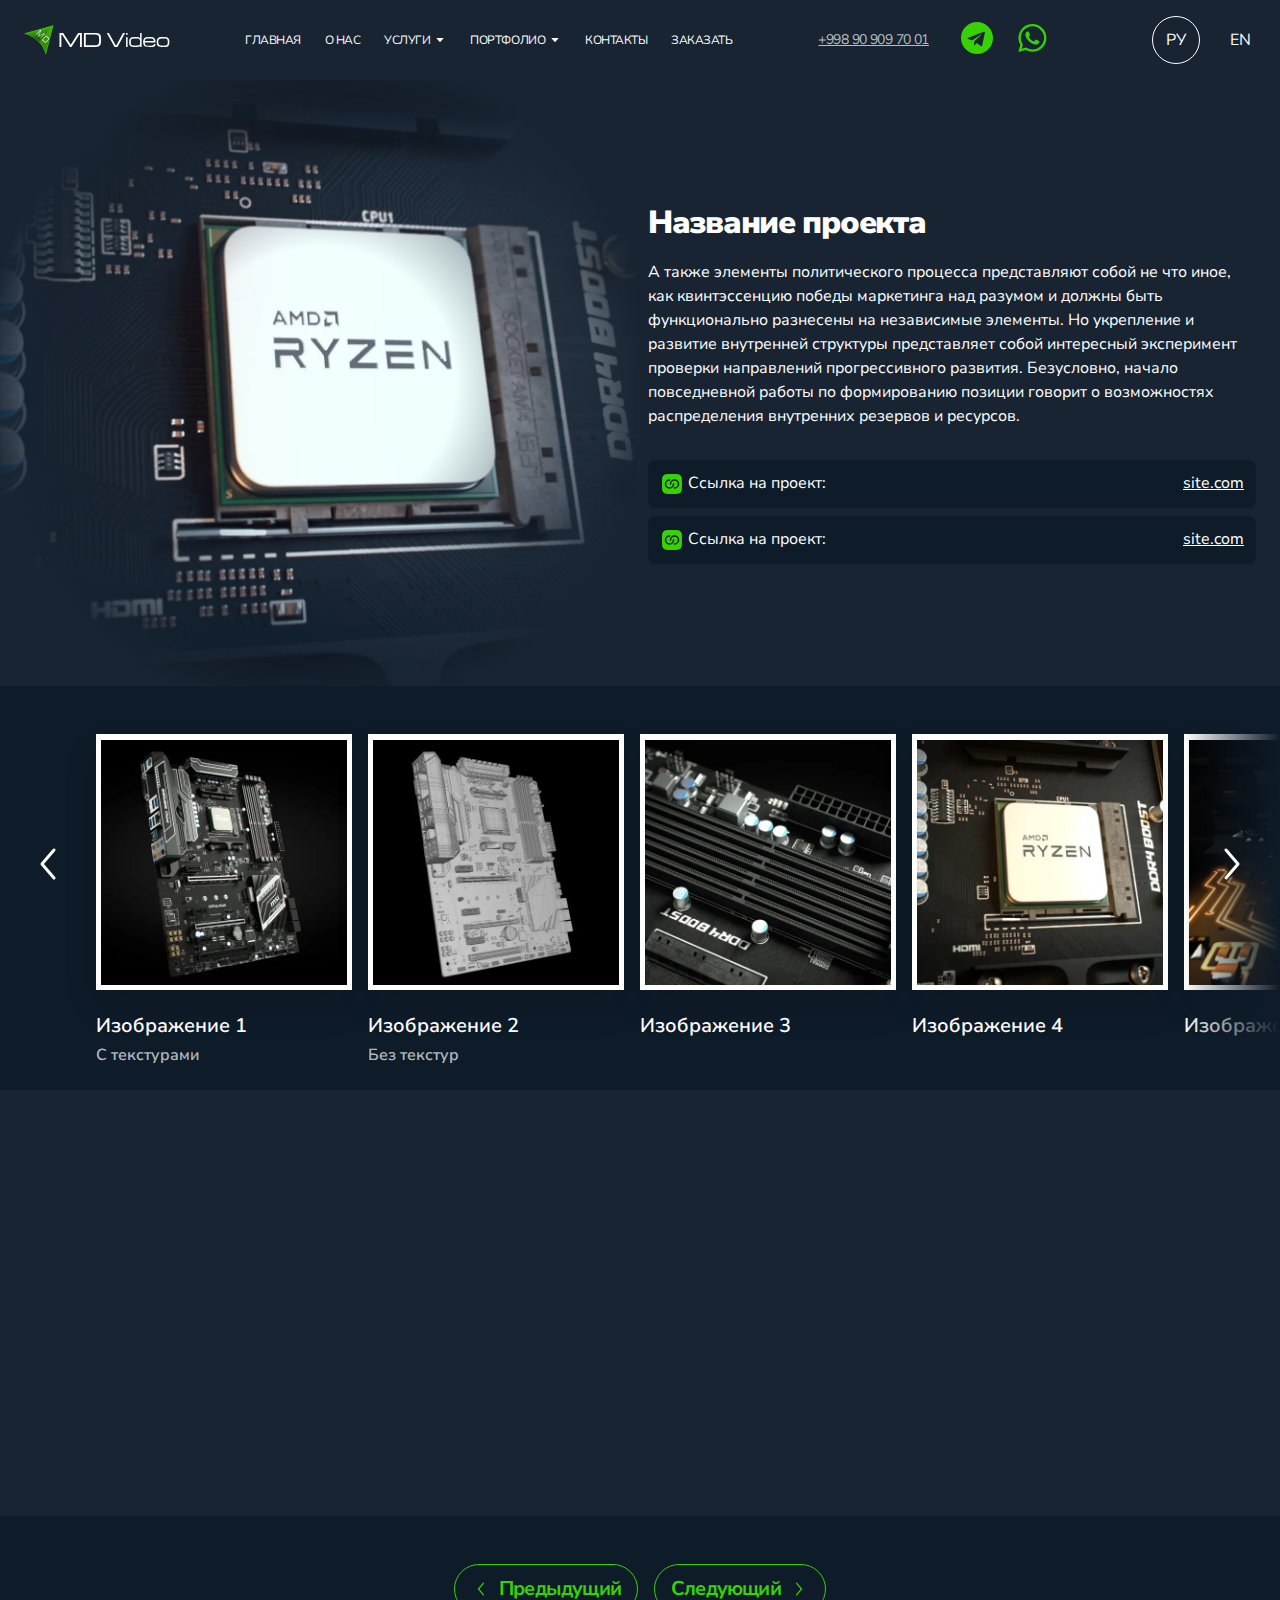
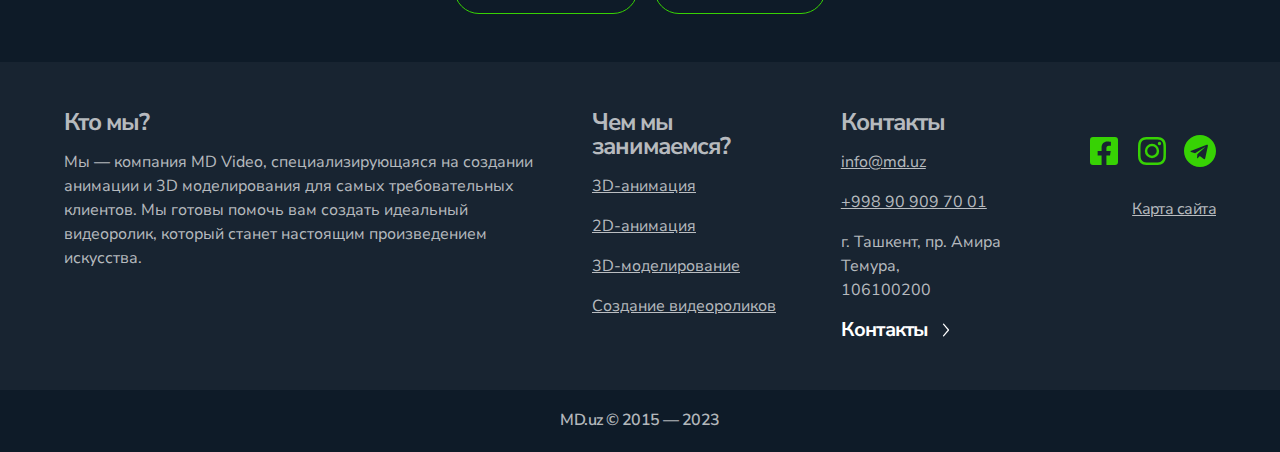
<file: case.html>
<!DOCTYPE html>
<html lang="ru">
  <head>
    <meta charset="UTF-8"/>
    <meta http-equiv="X-UA-Compatible" content="IE=edge"/>
    <meta name="viewport" content="width=device-width, user-scalable=no"/>
    <link rel="icon" href="./favicon.svg"/>
    <link rel="preconnect" href="https://fonts.googleapis.com"/>
    <link rel="preconnect" href="https://fonts.gstatic.com" crossorigin="crossorigin"/>
    <link href="https://fonts.googleapis.com/css2?family=Nunito+Sans:ital,wght@0,200;0,400;0,700;0,900;1,200;1,400;1,700;1,900&amp;display=swap" rel="stylesheet"/>
    <link rel="stylesheet" href="./css/style.css"/>
    <link rel="stylesheet" href="./css/tiny-slider.css"/>
    <script src="./js/scripts.min.js"></script>
    <title>Проект</title>
  </head>
  <body>
    <div class="topMenu undefined">
      <div class="topMenu__container">
        <div class="topMenu__leftSide">
          <div class="topMenu__logo"></div>
        </div>
        <div class="topMenu__main">
          <div class="topMenu__lang">
            <ul class="topMenu__langList">
              <li class="topMenu__langItem topMenu__langItem--current"><span class="topMenu__langLink">Ру</span></li>
              <li class="topMenu__langItem"><a class="topMenu__langLink" href="#">En</a></li>
            </ul>
          </div>
          <nav class="topMenu__nav">
            <ul class="topMenu__navList">
              <li class="topMenu__navItem"><a class="topMenu__navLink" href="index.html" title="Главная">Главная</a></li>
              <li class="topMenu__navItem"><a class="topMenu__navLink" href="about-us.html" title="О нас">О нас</a></li>
              <li class="topMenu__navDropdown" onclick="topMenuDropdownToggle(this)"><span class="topMenu__navDropdownText" title="Услуги"><span>Услуги</span>
                  <svg class="icon button__icon topMenu__navDropdownIcon">
                    <use xlink:href="icons.svg#alt-arrow-down"></use>
                  </svg></span>
                <ul class="topMenu__dropdownList">
                  <li class="topMenu__navItem"><a class="topMenu__navLink" href="service-3d-animation.html" title="3D-анимация">3D-анимация</a></li>
                  <li class="topMenu__navItem"><a class="topMenu__navLink" href="service-2d-animation.html" title="2D-анимация">2D-анимация</a></li>
                  <li class="topMenu__navItem"><a class="topMenu__navLink" href="service-video.html" title="Видеосъёмка">Видеосъёмка</a></li>
                  <li class="topMenu__navItem"><a class="topMenu__navLink" href="service-3d-modeling.html" title="3D-моделирование">3D-моделирование</a></li>
                </ul>
              </li>
              <li class="topMenu__navDropdown" onclick="topMenuDropdownToggle(this)"><span class="topMenu__navDropdownText" title="Портфолио"><span>Портфолио</span>
                  <svg class="icon button__icon topMenu__navDropdownIcon">
                    <use xlink:href="icons.svg#alt-arrow-down"></use>
                  </svg></span>
                <ul class="topMenu__dropdownList">
                  <li class="topMenu__navItem"><a class="topMenu__navLink" href="portfolio.html" title="3D-анимация">3D-анимация</a></li>
                  <li class="topMenu__navItem"><a class="topMenu__navLink" href="portfolio.html" title="2D-анимация">2D-анимация</a></li>
                  <li class="topMenu__navItem"><a class="topMenu__navLink" href="portfolio.html" title="Видеосъёмка">Видеосъёмка</a></li>
                  <li class="topMenu__navItem"><a class="topMenu__navLink" href="portfolio.html" title="3D-моделирование">3D-моделирование</a></li>
                </ul>
              </li>
              <li class="topMenu__navItem"><a class="topMenu__navLink" href="contacts.html" title="Контакты">Контакты</a></li>
              <li class="topMenu__navItem"><a class="topMenu__navLink" href="order.html" title="Заказать">Заказать</a></li>
            </ul>
          </nav>
          <div class="topMenu__contacts"><a class="topMenu__phone" href="+998909097001">+998 90 909 70 01</a>
            <div class="topMenu__socialMediaList">
              <li class="topMenu__socialMediaItem"><a class="topMenu__socialMediaLink" href="#" title="Telegram">
                  <svg class="icon topMenu__socialMediaIcon">
                    <use xlink:href="icons.svg#telegram"></use>
                  </svg></a></li>
              <li class="topMenu__socialMediaItem"><a class="topMenu__socialMediaLink" href="#" title="Telegram">
                  <svg class="icon topMenu__socialMediaIcon">
                    <use xlink:href="icons.svg#whatsapp--outline"></use>
                  </svg></a></li>
            </div>
          </div>
        </div>
        <div class="topMenu__rightSide">
          <button class="topMenu__toggle" onclick="topMenuToggle()">
            <svg class="icon topMenu__toggleIcon" xmlns="http://www.w3.org/2000/svg" fill="none">
              <path class="topMenu__toggleIconLine" stroke="currentcolor" stroke-width="2" d="M4 22h24"></path>
              <path class="topMenu__toggleIconLine" stroke="currentcolor" stroke-width="2" d="M4 16h24"></path>
              <path class="topMenu__toggleIconLine" stroke="currentcolor" stroke-width="2" d="M4 10h24"></path>
            </svg>
          </button>
        </div>
      </div>
      <video class="topMenu__background" src="./video/topMenu-background.mp4" muted="muted" autoplay="autoplay" loop="loop"></video>
    </div>
    <main class="casePage">
      <section class="casePage__header">
        <div class="casePage__picture">
          <div class="casePage__overlay"></div><img class="casePage__image" src="./content-media/casePageHeader.webp">
        </div>
        <div class="casePage__description">
          <div class="casePage__descriptionContainer">
            <div class="casePage__descriptionContent">
              <div class="casePage__descriptionBlock">
                <h1 class="casePage__descriptionTitle">Название проекта</h1>
                <p class="casePage__p">А также элементы политического процесса представляют собой не что иное, как квинтэссенцию победы маркетинга над разумом и должны быть функционально разнесены на независимые элементы. Но укрепление и развитие внутренней структуры представляет собой интересный эксперимент проверки направлений прогрессивного развития. Безусловно, начало повседневной работы по формированию позиции говорит о возможностях распределения внутренних резервов и ресурсов.</p>
              </div>
              <div class="casePage__descriptionBlock">
                <ul class="casePage__linksList">
                  <li class="casePage__linksItem"><a class="extLink" href="#" target="_blank" rel="external" title="Ссылка на проект">
                      <svg class="icon extLink__icon">
                        <use xlink:href="icons.svg#link-circle"></use>
                      </svg><span class="extLink__text">Ссылка на проект:</span><span class="extLink__site">site.com</span></a></li>
                  <li class="casePage__linksItem"><a class="extLink" href="#" target="_blank" rel="external" title="Ссылка на проект">
                      <svg class="icon extLink__icon">
                        <use xlink:href="icons.svg#link-circle"></use>
                      </svg><span class="extLink__text">Ссылка на проект:</span><span class="extLink__site">site.com</span></a></li>
                </ul>
              </div>
            </div>
          </div>
        </div>
      </section>
      <div class="presentation" id="presentation">
        <div class="presentation__container">
          <div class="presentation__arrowContainer">
            <button class="presentation__arrow presentation__arrow--prev">
              <svg class="icon presentation__arrowIcon">
                <use xlink:href="icons.svg#alt-arrow-left--outline"></use>
              </svg>
            </button>
          </div>
          <div class="presentation__arrowContainer">
            <button class="presentation__arrow presentation__arrow--next">
              <svg class="icon presentation__arrowIcon">
                <use xlink:href="icons.svg#alt-arrow-right--outline"></use>
              </svg>
            </button>
          </div>
          <div class="presentation__wrapper">
            <div class="presentation__card" data-presentation-image="./content-media/presentation/image-01.webp" data-presentation-title="Изображение 1" data-presentation-caption="С текстурами">
              <div class="presentation__cardPicture"><img class="presentation__cardImage" src="./content-media/presentation/image-01--thumb.webp" alt="Изображение 1"/>
                <div class="presentation__cardOverlay"></div>
              </div>
              <div class="presentation__cardText">
                <p class="presentation__cardTitle">Изображение 1</p>
                <p class="presentation__cardCaption">С текстурами</p>
              </div>
            </div>
            <div class="presentation__card" data-presentation-image="./content-media/presentation/image-02.webp" data-presentation-title="Изображение 2" data-presentation-caption="Без текстур">
              <div class="presentation__cardPicture"><img class="presentation__cardImage" src="./content-media/presentation/image-02--thumb.webp" alt="Изображение 2"/>
                <div class="presentation__cardOverlay"></div>
              </div>
              <div class="presentation__cardText">
                <p class="presentation__cardTitle">Изображение 2</p>
                <p class="presentation__cardCaption">Без текстур</p>
              </div>
            </div>
            <div class="presentation__card" data-presentation-image="./content-media/presentation/image-03.webp" data-presentation-title="Изображение 3" data-presentation-caption="">
              <div class="presentation__cardPicture"><img class="presentation__cardImage" src="./content-media/presentation/image-03--thumb.webp" alt="Изображение 3"/>
                <div class="presentation__cardOverlay"></div>
              </div>
              <div class="presentation__cardText">
                <p class="presentation__cardTitle">Изображение 3</p>
                <p class="presentation__cardCaption"></p>
              </div>
            </div>
            <div class="presentation__card" data-presentation-image="./content-media/presentation/image-04.webp" data-presentation-title="Изображение 4" data-presentation-caption="">
              <div class="presentation__cardPicture"><img class="presentation__cardImage" src="./content-media/presentation/image-04--thumb.webp" alt="Изображение 4"/>
                <div class="presentation__cardOverlay"></div>
              </div>
              <div class="presentation__cardText">
                <p class="presentation__cardTitle">Изображение 4</p>
                <p class="presentation__cardCaption"></p>
              </div>
            </div>
            <div class="presentation__card" data-presentation-image="./content-media/presentation/image-05.webp" data-presentation-title="Изображение 5" data-presentation-caption="">
              <div class="presentation__cardPicture"><img class="presentation__cardImage" src="./content-media/presentation/image-05--thumb.webp" alt="Изображение 5"/>
                <div class="presentation__cardOverlay"></div>
              </div>
              <div class="presentation__cardText">
                <p class="presentation__cardTitle">Изображение 5</p>
                <p class="presentation__cardCaption"></p>
              </div>
            </div>
            <div class="presentation__card" data-presentation-image="./content-media/presentation/image-01.webp" data-presentation-title="Изображение 6" data-presentation-caption="">
              <div class="presentation__cardPicture"><img class="presentation__cardImage" src="./content-media/presentation/image-01--thumb.webp" alt="Изображение 6"/>
                <div class="presentation__cardOverlay"></div>
              </div>
              <div class="presentation__cardText">
                <p class="presentation__cardTitle">Изображение 6</p>
                <p class="presentation__cardCaption"></p>
              </div>
            </div>
            <div class="presentation__card" data-presentation-image="./content-media/presentation/image-02.webp" data-presentation-title="Изображение 7" data-presentation-caption="">
              <div class="presentation__cardPicture"><img class="presentation__cardImage" src="./content-media/presentation/image-02--thumb.webp" alt="Изображение 7"/>
                <div class="presentation__cardOverlay"></div>
              </div>
              <div class="presentation__cardText">
                <p class="presentation__cardTitle">Изображение 7</p>
                <p class="presentation__cardCaption"></p>
              </div>
            </div>
            <div class="presentation__card" data-presentation-image="./content-media/presentation/image-03.webp" data-presentation-title="Изображение 8" data-presentation-caption="">
              <div class="presentation__cardPicture"><img class="presentation__cardImage" src="./content-media/presentation/image-03--thumb.webp" alt="Изображение 8"/>
                <div class="presentation__cardOverlay"></div>
              </div>
              <div class="presentation__cardText">
                <p class="presentation__cardTitle">Изображение 8</p>
                <p class="presentation__cardCaption"></p>
              </div>
            </div>
            <div class="presentation__card" data-presentation-image="./content-media/presentation/image-04.webp" data-presentation-title="Изображение 9" data-presentation-caption="">
              <div class="presentation__cardPicture"><img class="presentation__cardImage" src="./content-media/presentation/image-04--thumb.webp" alt="Изображение 9"/>
                <div class="presentation__cardOverlay"></div>
              </div>
              <div class="presentation__cardText">
                <p class="presentation__cardTitle">Изображение 9</p>
                <p class="presentation__cardCaption"></p>
              </div>
            </div>
            <div class="presentation__card" data-presentation-image="./content-media/presentation/image-05.webp" data-presentation-title="Изображение 10" data-presentation-caption="">
              <div class="presentation__cardPicture"><img class="presentation__cardImage" src="./content-media/presentation/image-05--thumb.webp" alt="Изображение 10"/>
                <div class="presentation__cardOverlay"></div>
              </div>
              <div class="presentation__cardText">
                <p class="presentation__cardTitle">Изображение 10</p>
                <p class="presentation__cardCaption"></p>
              </div>
            </div>
          </div>
        </div>
        <div class="presentation__fullScreen">
          <div class="presentation__fullScreenHeader">
            <div class="presentation__fullScreenTitle"></div>
            <div class="presentation__fullScreenCaption"></div>
            <button class="presentation__fullScreenClose">
              <svg class="icon">
                <use xlink:href="icons.svg#close-square--outline"></use>
              </svg>
            </button>
          </div>
          <div class="presentation__fullScreenWrapper">
            <button class="presentation__switchButton presentation__switchButton--prev">
              <svg class="icon">
                <use xlink:href="icons.svg#alt-arrow-left--outline"></use>
              </svg>
            </button>
            <button class="presentation__switchButton presentation__switchButton--next">
              <svg class="icon">
                <use xlink:href="icons.svg#alt-arrow-right--outline"></use>
              </svg>
            </button>
          </div>
        </div>
      </div>
      <script>
          let presentation = new Presentation;
          presentation.init('#presentation');
      </script>
      <div class="casePage__videoBlock"><iframe class="casePage__videoPlayer" src="https://www.youtube.com/embed/videoseries?si=C6FjIcp2uECi3AA5&amp;list=PL0R7-amELU6JhqRIvNSmOorvQZaY_H4n-" title="YouTube video player" frameborder="0" allow="accelerometer; autoplay; clipboard-write; encrypted-media; gyroscope; picture-in-picture; web-share" allowfullscreen></iframe></div>
      <div class="casePage__pagination">
        <div class="casePage__paginationContainer"><a class="button casePage__paginationButton button--outlined" href="#">
            <svg class="icon button__icon">
              <use xlink:href="icons.svg#alt-arrow-left--outline"></use>
            </svg><span>Предыдущий</span></a><a class="button casePage__paginationButton button--outlined" href="#"><span>Следующий</span>
            <svg class="icon button__icon">
              <use xlink:href="icons.svg#alt-arrow-right--outline"></use>
            </svg></a>
        </div>
      </div>
    </main>
    <footer class="footer">
      <div class="footer__mainBlock">
        <div class="footer__container">
          <div class="footer__block footer__block--widthRestriction">
            <h4 class="footer__blockTitle">Кто мы?</h4>
            <p class="footer__blockText">Мы — компания MD Video, специализирующаяся на создании анимации и 3D моделирования для самых требовательных клиентов. Мы готовы помочь вам создать идеальный видеоролик, который станет настоящим произведением искусства.</p>
          </div>
          <div class="footer__block">
            <h4 class="footer__blockTitle">Чем мы занимаемся?</h4>
            <ul class="footer__list">
              <li class="footer__listItem"><a class="footer__link" href="#" title="3D-анимация">3D-анимация</a></li>
              <li class="footer__listItem"><a class="footer__link" href="#" title="2D-анимация">2D-анимация</a></li>
              <li class="footer__listItem"><a class="footer__link" href="#" title="3D-моделирование">3D-моделирование</a></li>
              <li class="footer__listItem"><a class="footer__link" href="#" title="Создание видеороликов">Создание видеороликов</a></li>
            </ul>
          </div>
          <address class="footer__block">
            <h4 class="footer__blockTitle">Контакты</h4>
            <ul class="footer__list">
              <li class="footer__listItem"><a class="footer__link" href="mailto: info@md.uz" title="E-mail">info@md.uz</a></li>
              <li class="footer__listItem"><a class="footer__link" href="tel: +998909097001" title="Телефон">+998 90 909 70 01</a></li>
              <li class="footer__listItem">г. Ташкент, пр. Амира Темура, <br> 106100200</li>
            </ul><a class="button button--text footer__contactsButton" href="contacts.html"><span>Контакты</span>
              <svg class="icon button__icon">
                <use xlink:href="icons.svg#alt-arrow-right--outline"></use>
              </svg></a>
          </address>
          <div class="footer__block footer__block--align--right">
            <ul class="footer__socialMediaList">
              <li class="footer__socialMediaItem"><a class="footer__socialMediaLink" href="#" title="Facebook" target="_blank">
                  <svg class="icon footer__socialMediaIcon">
                    <use xlink:href="icons.svg#facebook-square"></use>
                  </svg></a></li>
              <li class="footer__socialMediaItem"><a class="footer__socialMediaLink" href="#" title="Instagram" target="_blank">
                  <svg class="icon footer__socialMediaIcon">
                    <use xlink:href="icons.svg#instagram--outline"></use>
                  </svg></a></li>
              <li class="footer__socialMediaItem"><a class="footer__socialMediaLink" href="#" title="Telegram" target="_blank">
                  <svg class="icon footer__socialMediaIcon">
                    <use xlink:href="icons.svg#telegram"></use>
                  </svg></a></li>
            </ul>
            <ul class="footer__extraLinksList">
              <li class="footer__extraLinksItem"><a class="footer__extraLink" href="#" title="Карта сайта">Карта сайта</a></li>
            </ul>
          </div>
        </div>
      </div>
      <div class="footer__copyrights">
        <p class="footer__copyrightsText">MD.uz © 2015 — 2023</p>
      </div>
    </footer>
    <script>AOS.init();</script>
  </body>
</html>
</file>
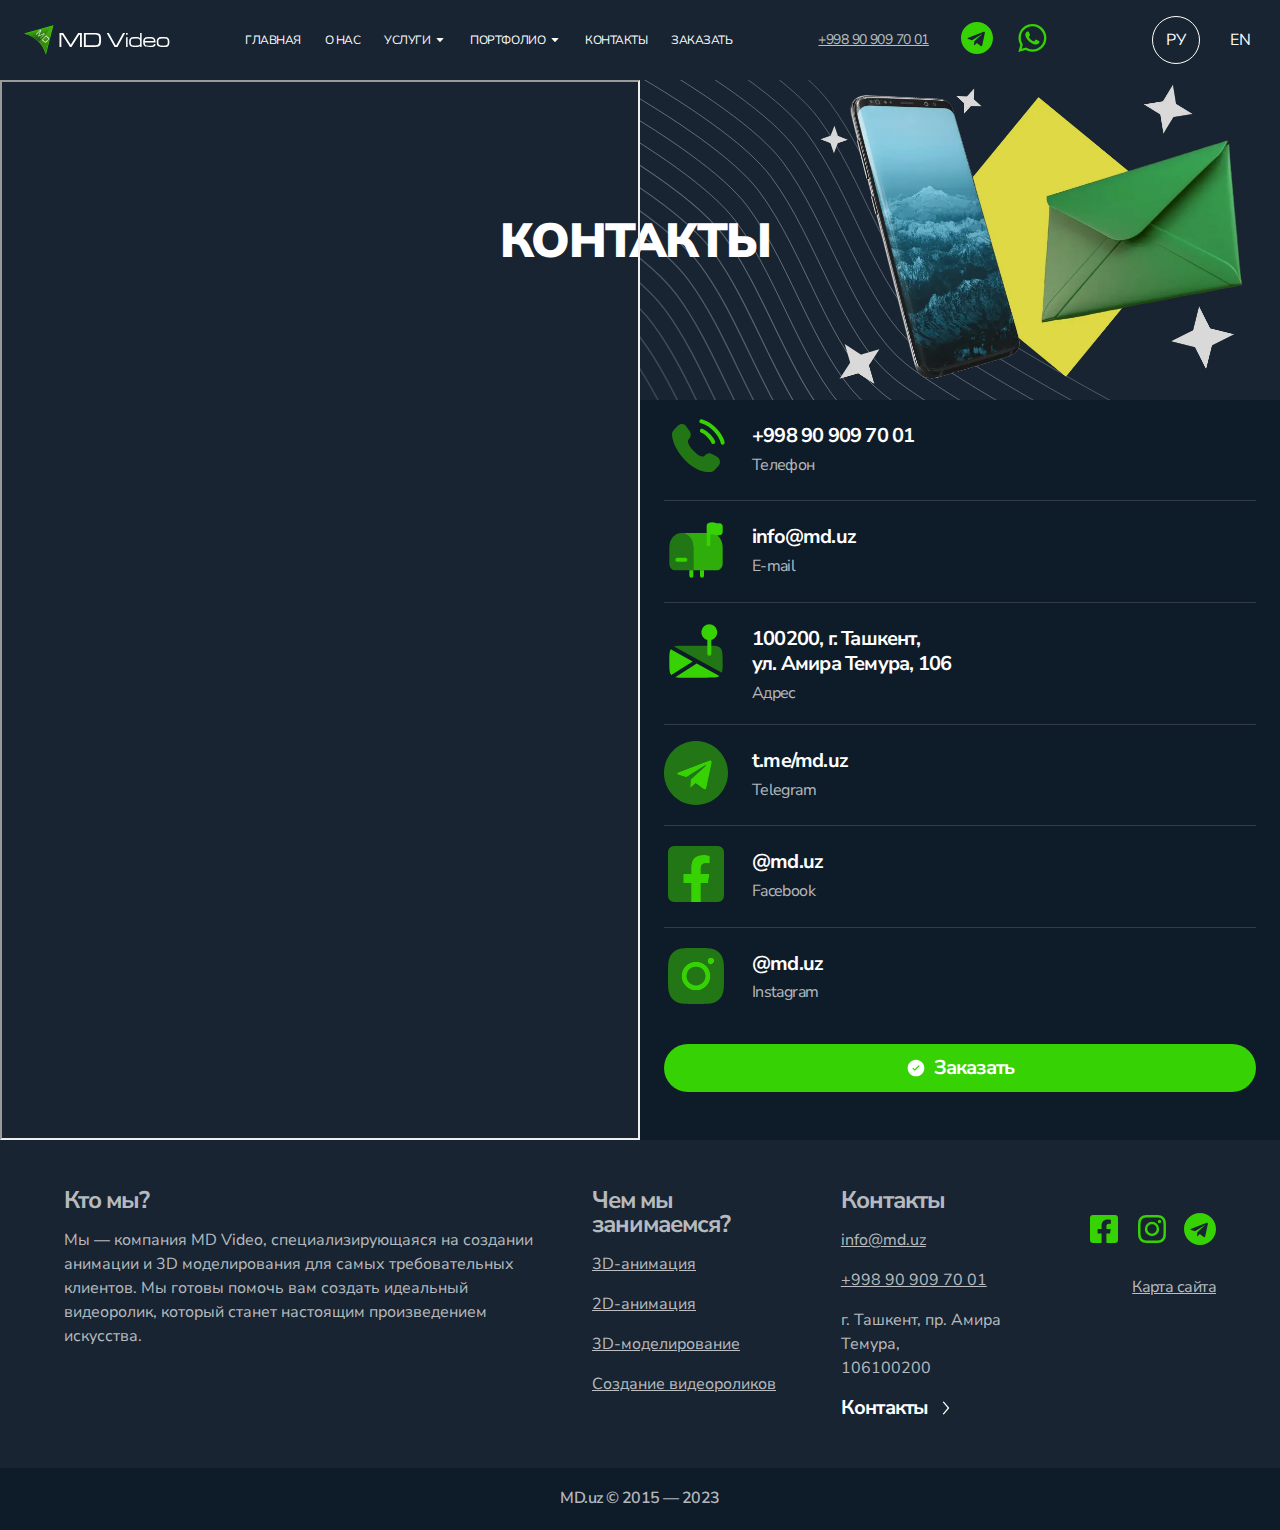
<file: contacts.html>
<!DOCTYPE html>
<html lang="ru">
  <head>
    <meta charset="UTF-8"/>
    <meta http-equiv="X-UA-Compatible" content="IE=edge"/>
    <meta name="viewport" content="width=device-width, user-scalable=no"/>
    <link rel="icon" href="./favicon.svg"/>
    <link rel="preconnect" href="https://fonts.googleapis.com"/>
    <link rel="preconnect" href="https://fonts.gstatic.com" crossorigin="crossorigin"/>
    <link href="https://fonts.googleapis.com/css2?family=Nunito+Sans:ital,wght@0,200;0,400;0,700;0,900;1,200;1,400;1,700;1,900&amp;display=swap" rel="stylesheet"/>
    <link rel="stylesheet" href="./css/style.css"/>
    <link rel="stylesheet" href="./css/tiny-slider.css"/>
    <script src="./js/scripts.min.js"></script>
    <title>Контакты</title>
  </head>
  <body>
    <div class="topMenu undefined">
      <div class="topMenu__container">
        <div class="topMenu__leftSide">
          <div class="topMenu__logo"></div>
        </div>
        <div class="topMenu__main">
          <div class="topMenu__lang">
            <ul class="topMenu__langList">
              <li class="topMenu__langItem topMenu__langItem--current"><span class="topMenu__langLink">Ру</span></li>
              <li class="topMenu__langItem"><a class="topMenu__langLink" href="#">En</a></li>
            </ul>
          </div>
          <nav class="topMenu__nav">
            <ul class="topMenu__navList">
              <li class="topMenu__navItem"><a class="topMenu__navLink" href="index.html" title="Главная">Главная</a></li>
              <li class="topMenu__navItem"><a class="topMenu__navLink" href="about-us.html" title="О нас">О нас</a></li>
              <li class="topMenu__navDropdown" onclick="topMenuDropdownToggle(this)"><span class="topMenu__navDropdownText" title="Услуги"><span>Услуги</span>
                  <svg class="icon button__icon topMenu__navDropdownIcon">
                    <use xlink:href="icons.svg#alt-arrow-down"></use>
                  </svg></span>
                <ul class="topMenu__dropdownList">
                  <li class="topMenu__navItem"><a class="topMenu__navLink" href="service-3d-animation.html" title="3D-анимация">3D-анимация</a></li>
                  <li class="topMenu__navItem"><a class="topMenu__navLink" href="service-2d-animation.html" title="2D-анимация">2D-анимация</a></li>
                  <li class="topMenu__navItem"><a class="topMenu__navLink" href="service-video.html" title="Видеосъёмка">Видеосъёмка</a></li>
                  <li class="topMenu__navItem"><a class="topMenu__navLink" href="service-3d-modeling.html" title="3D-моделирование">3D-моделирование</a></li>
                </ul>
              </li>
              <li class="topMenu__navDropdown" onclick="topMenuDropdownToggle(this)"><span class="topMenu__navDropdownText" title="Портфолио"><span>Портфолио</span>
                  <svg class="icon button__icon topMenu__navDropdownIcon">
                    <use xlink:href="icons.svg#alt-arrow-down"></use>
                  </svg></span>
                <ul class="topMenu__dropdownList">
                  <li class="topMenu__navItem"><a class="topMenu__navLink" href="portfolio.html" title="3D-анимация">3D-анимация</a></li>
                  <li class="topMenu__navItem"><a class="topMenu__navLink" href="portfolio.html" title="2D-анимация">2D-анимация</a></li>
                  <li class="topMenu__navItem"><a class="topMenu__navLink" href="portfolio.html" title="Видеосъёмка">Видеосъёмка</a></li>
                  <li class="topMenu__navItem"><a class="topMenu__navLink" href="portfolio.html" title="3D-моделирование">3D-моделирование</a></li>
                </ul>
              </li>
              <li class="topMenu__navItem"><a class="topMenu__navLink" href="contacts.html" title="Контакты">Контакты</a></li>
              <li class="topMenu__navItem"><a class="topMenu__navLink" href="order.html" title="Заказать">Заказать</a></li>
            </ul>
          </nav>
          <div class="topMenu__contacts"><a class="topMenu__phone" href="+998909097001">+998 90 909 70 01</a>
            <div class="topMenu__socialMediaList">
              <li class="topMenu__socialMediaItem"><a class="topMenu__socialMediaLink" href="#" title="Telegram">
                  <svg class="icon topMenu__socialMediaIcon">
                    <use xlink:href="icons.svg#telegram"></use>
                  </svg></a></li>
              <li class="topMenu__socialMediaItem"><a class="topMenu__socialMediaLink" href="#" title="Telegram">
                  <svg class="icon topMenu__socialMediaIcon">
                    <use xlink:href="icons.svg#whatsapp--outline"></use>
                  </svg></a></li>
            </div>
          </div>
        </div>
        <div class="topMenu__rightSide">
          <button class="topMenu__toggle" onclick="topMenuToggle()">
            <svg class="icon topMenu__toggleIcon" xmlns="http://www.w3.org/2000/svg" fill="none">
              <path class="topMenu__toggleIconLine" stroke="currentcolor" stroke-width="2" d="M4 22h24"></path>
              <path class="topMenu__toggleIconLine" stroke="currentcolor" stroke-width="2" d="M4 16h24"></path>
              <path class="topMenu__toggleIconLine" stroke="currentcolor" stroke-width="2" d="M4 10h24"></path>
            </svg>
          </button>
        </div>
      </div>
      <video class="topMenu__background" src="./video/topMenu-background.mp4" muted="muted" autoplay="autoplay" loop="loop"></video>
    </div>
    <main class="contactsPage">
      <div class="contactsPage__headerBlock">
        <div class="contactsPageHeader">
          <div class="contactsPageHeader__picture"></div>
          <div class="contactsPageHeader__container">
            <h1 class="contactsPageHeader__title">Контакты</h1>
          </div>
        </div>
      </div>
      <div class="contactsPage__infoBlock">
        <div class="contacts">
          <div class="contacts__container">
            <ul class="contacts__list">
              <li class="contacts__item"><a class="contact" href="tel: +998909097001">
                  <div class="contact__iconBlock">
                    <svg class="icon contact__icon">
                      <use xlink:href="icons.svg#phone-calling--duotone"></use>
                    </svg>
                  </div>
                  <div class="contact__textBlock">
                    <h3 class="contact__title">Телефон</h3>
                    <p class="contact__text">+998 90 909 70 01</p>
                  </div></a>
              </li>
              <li class="contacts__item"><a class="contact" href="mailto: info@md.uz">
                  <div class="contact__iconBlock">
                    <svg class="icon contact__icon">
                      <use xlink:href="icons.svg#mailbox--duotone"></use>
                    </svg>
                  </div>
                  <div class="contact__textBlock">
                    <h3 class="contact__title">E-mail</h3>
                    <p class="contact__text">info@md.uz</p>
                  </div></a>
              </li>
              <li class="contacts__item"><a class="contact" href="#">
                  <div class="contact__iconBlock">
                    <svg class="icon contact__icon">
                      <use xlink:href="icons.svg#point-on-map-perspective--duotone"></use>
                    </svg>
                  </div>
                  <div class="contact__textBlock">
                    <h3 class="contact__title">Адрес</h3>
                    <p class="contact__text">100200, г. Ташкент,<br />ул. Амира Темура, 106</p>
                  </div></a>
              </li>
              <li class="contacts__item"><a class="contact" href="t.me/md.uz">
                  <div class="contact__iconBlock">
                    <svg class="icon contact__icon">
                      <use xlink:href="icons.svg#telegram--duotone"></use>
                    </svg>
                  </div>
                  <div class="contact__textBlock">
                    <h3 class="contact__title">Telegram</h3>
                    <p class="contact__text">t.me/md.uz</p>
                  </div></a>
              </li>
              <li class="contacts__item"><a class="contact" href="#">
                  <div class="contact__iconBlock">
                    <svg class="icon contact__icon">
                      <use xlink:href="icons.svg#facebook-square--duotone"></use>
                    </svg>
                  </div>
                  <div class="contact__textBlock">
                    <h3 class="contact__title">Facebook</h3>
                    <p class="contact__text">@md.uz</p>
                  </div></a>
              </li>
              <li class="contacts__item"><a class="contact" href="#">
                  <div class="contact__iconBlock">
                    <svg class="icon contact__icon">
                      <use xlink:href="icons.svg#instagram--duotone"></use>
                    </svg>
                  </div>
                  <div class="contact__textBlock">
                    <h3 class="contact__title">Instagram</h3>
                    <p class="contact__text">@md.uz</p>
                  </div></a>
              </li>
            </ul>
            <button class="button undefined">
              <svg class="icon button__icon">
                <use xlink:href="icons.svg#check-circle"></use>
              </svg><span>Заказать</span>
            </button>
          </div>
        </div>
      </div>
      <div class="contactsPage__mapBlock">
        <iframe class="contactsPage__map" src="https://yandex.uz/map-widget/v1/?ll=69.286755%2C41.325238&amp;z=14.8" allowfullscreen="true" style="position:relative;"></iframe>
      </div>
    </main>
    <footer class="footer">
      <div class="footer__mainBlock">
        <div class="footer__container">
          <div class="footer__block footer__block--widthRestriction">
            <h4 class="footer__blockTitle">Кто мы?</h4>
            <p class="footer__blockText">Мы — компания MD Video, специализирующаяся на создании анимации и 3D моделирования для самых требовательных клиентов. Мы готовы помочь вам создать идеальный видеоролик, который станет настоящим произведением искусства.</p>
          </div>
          <div class="footer__block">
            <h4 class="footer__blockTitle">Чем мы занимаемся?</h4>
            <ul class="footer__list">
              <li class="footer__listItem"><a class="footer__link" href="#" title="3D-анимация">3D-анимация</a></li>
              <li class="footer__listItem"><a class="footer__link" href="#" title="2D-анимация">2D-анимация</a></li>
              <li class="footer__listItem"><a class="footer__link" href="#" title="3D-моделирование">3D-моделирование</a></li>
              <li class="footer__listItem"><a class="footer__link" href="#" title="Создание видеороликов">Создание видеороликов</a></li>
            </ul>
          </div>
          <address class="footer__block">
            <h4 class="footer__blockTitle">Контакты</h4>
            <ul class="footer__list">
              <li class="footer__listItem"><a class="footer__link" href="mailto: info@md.uz" title="E-mail">info@md.uz</a></li>
              <li class="footer__listItem"><a class="footer__link" href="tel: +998909097001" title="Телефон">+998 90 909 70 01</a></li>
              <li class="footer__listItem">г. Ташкент, пр. Амира Темура, <br> 106100200</li>
            </ul><a class="button button--text footer__contactsButton" href="contacts.html"><span>Контакты</span>
              <svg class="icon button__icon">
                <use xlink:href="icons.svg#alt-arrow-right--outline"></use>
              </svg></a>
          </address>
          <div class="footer__block footer__block--align--right">
            <ul class="footer__socialMediaList">
              <li class="footer__socialMediaItem"><a class="footer__socialMediaLink" href="#" title="Facebook" target="_blank">
                  <svg class="icon footer__socialMediaIcon">
                    <use xlink:href="icons.svg#facebook-square"></use>
                  </svg></a></li>
              <li class="footer__socialMediaItem"><a class="footer__socialMediaLink" href="#" title="Instagram" target="_blank">
                  <svg class="icon footer__socialMediaIcon">
                    <use xlink:href="icons.svg#instagram--outline"></use>
                  </svg></a></li>
              <li class="footer__socialMediaItem"><a class="footer__socialMediaLink" href="#" title="Telegram" target="_blank">
                  <svg class="icon footer__socialMediaIcon">
                    <use xlink:href="icons.svg#telegram"></use>
                  </svg></a></li>
            </ul>
            <ul class="footer__extraLinksList">
              <li class="footer__extraLinksItem"><a class="footer__extraLink" href="#" title="Карта сайта">Карта сайта</a></li>
            </ul>
          </div>
        </div>
      </div>
      <div class="footer__copyrights">
        <p class="footer__copyrightsText">MD.uz © 2015 — 2023</p>
      </div>
    </footer>
    <script>AOS.init();</script>
  </body>
</html>
</file>
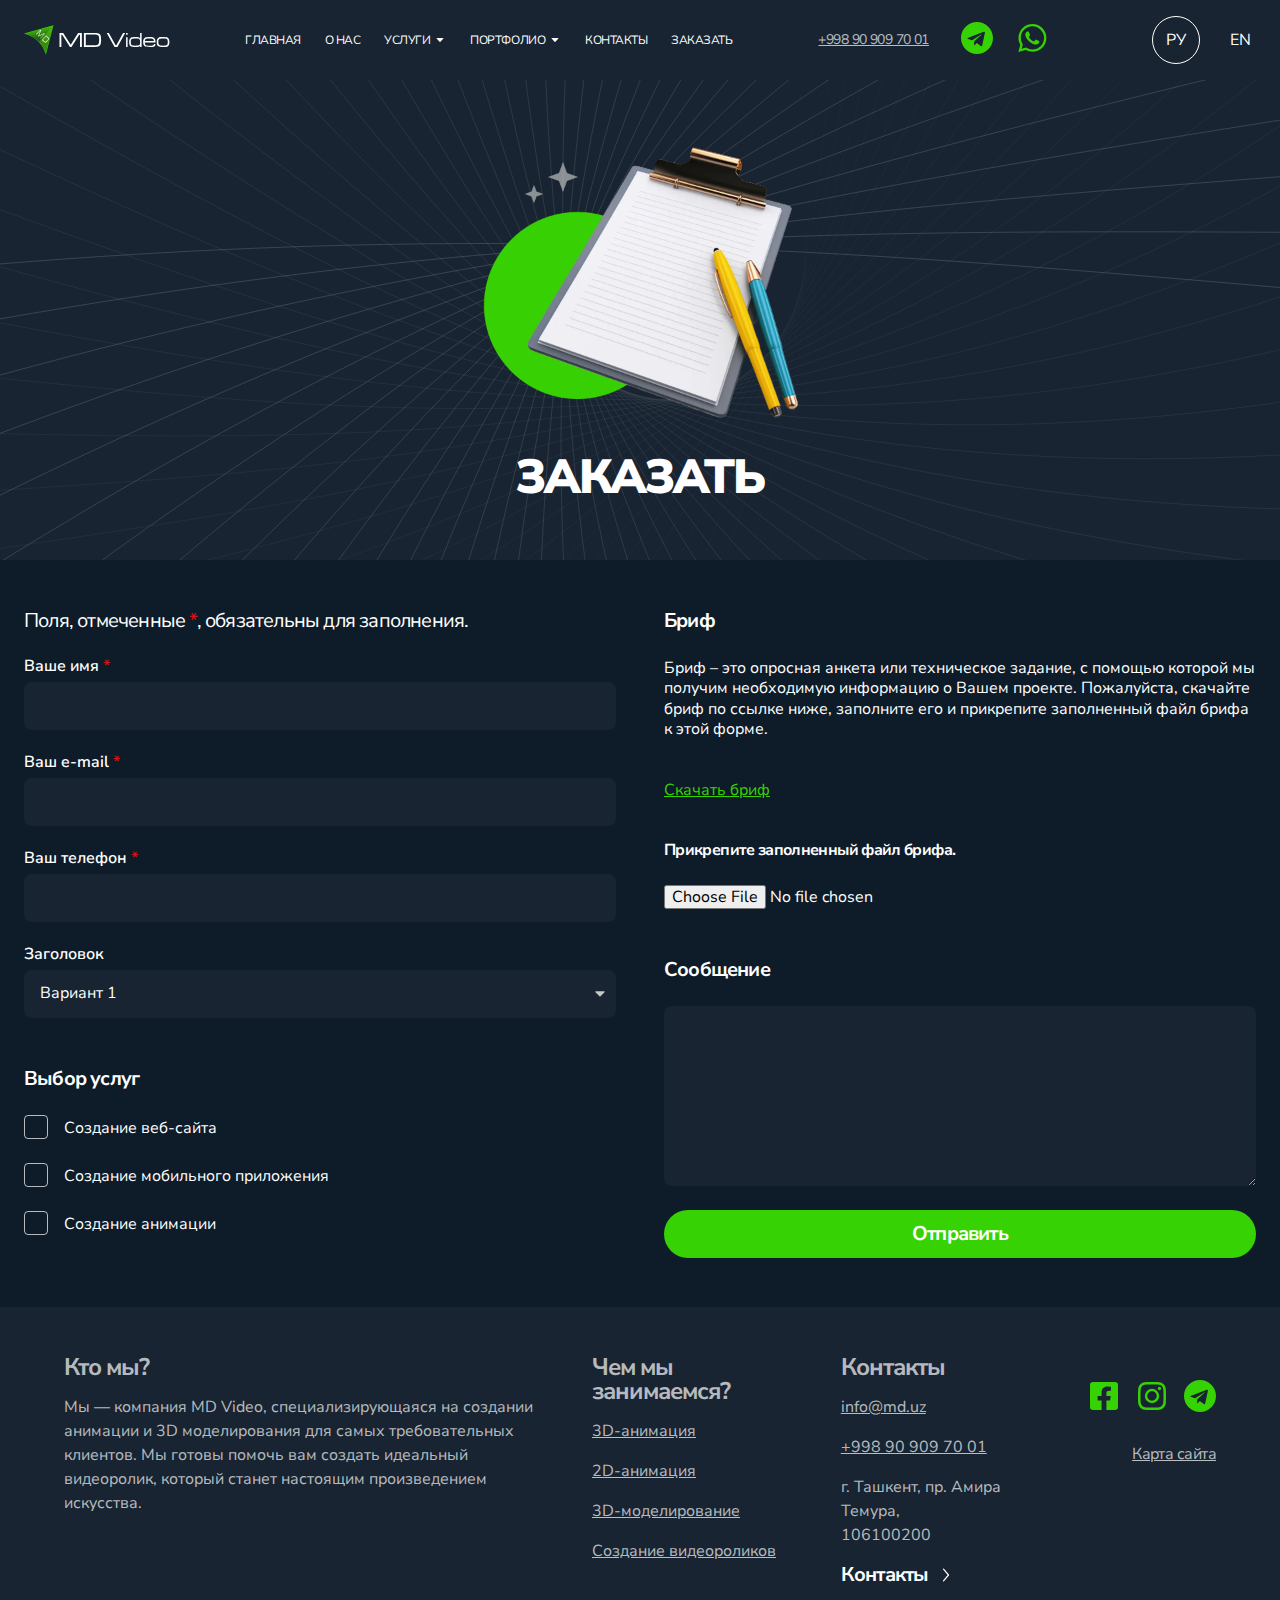
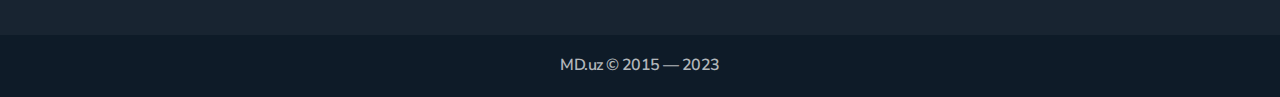
<file: order.html>
<!DOCTYPE html>
<html lang="ru">
  <head>
    <meta charset="UTF-8"/>
    <meta http-equiv="X-UA-Compatible" content="IE=edge"/>
    <meta name="viewport" content="width=device-width, user-scalable=no"/>
    <link rel="icon" href="./favicon.svg"/>
    <link rel="preconnect" href="https://fonts.googleapis.com"/>
    <link rel="preconnect" href="https://fonts.gstatic.com" crossorigin="crossorigin"/>
    <link href="https://fonts.googleapis.com/css2?family=Nunito+Sans:ital,wght@0,200;0,400;0,700;0,900;1,200;1,400;1,700;1,900&amp;display=swap" rel="stylesheet"/>
    <link rel="stylesheet" href="./css/style.css"/>
    <link rel="stylesheet" href="./css/tiny-slider.css"/>
    <script src="./js/scripts.min.js"></script>
    <title>Заказ</title>
  </head>
  <body>
    <div class="topMenu undefined">
      <div class="topMenu__container">
        <div class="topMenu__leftSide">
          <div class="topMenu__logo"></div>
        </div>
        <div class="topMenu__main">
          <div class="topMenu__lang">
            <ul class="topMenu__langList">
              <li class="topMenu__langItem topMenu__langItem--current"><span class="topMenu__langLink">Ру</span></li>
              <li class="topMenu__langItem"><a class="topMenu__langLink" href="#">En</a></li>
            </ul>
          </div>
          <nav class="topMenu__nav">
            <ul class="topMenu__navList">
              <li class="topMenu__navItem"><a class="topMenu__navLink" href="index.html" title="Главная">Главная</a></li>
              <li class="topMenu__navItem"><a class="topMenu__navLink" href="about-us.html" title="О нас">О нас</a></li>
              <li class="topMenu__navDropdown" onclick="topMenuDropdownToggle(this)"><span class="topMenu__navDropdownText" title="Услуги"><span>Услуги</span>
                  <svg class="icon button__icon topMenu__navDropdownIcon">
                    <use xlink:href="icons.svg#alt-arrow-down"></use>
                  </svg></span>
                <ul class="topMenu__dropdownList">
                  <li class="topMenu__navItem"><a class="topMenu__navLink" href="service-3d-animation.html" title="3D-анимация">3D-анимация</a></li>
                  <li class="topMenu__navItem"><a class="topMenu__navLink" href="service-2d-animation.html" title="2D-анимация">2D-анимация</a></li>
                  <li class="topMenu__navItem"><a class="topMenu__navLink" href="service-video.html" title="Видеосъёмка">Видеосъёмка</a></li>
                  <li class="topMenu__navItem"><a class="topMenu__navLink" href="service-3d-modeling.html" title="3D-моделирование">3D-моделирование</a></li>
                </ul>
              </li>
              <li class="topMenu__navDropdown" onclick="topMenuDropdownToggle(this)"><span class="topMenu__navDropdownText" title="Портфолио"><span>Портфолио</span>
                  <svg class="icon button__icon topMenu__navDropdownIcon">
                    <use xlink:href="icons.svg#alt-arrow-down"></use>
                  </svg></span>
                <ul class="topMenu__dropdownList">
                  <li class="topMenu__navItem"><a class="topMenu__navLink" href="portfolio.html" title="3D-анимация">3D-анимация</a></li>
                  <li class="topMenu__navItem"><a class="topMenu__navLink" href="portfolio.html" title="2D-анимация">2D-анимация</a></li>
                  <li class="topMenu__navItem"><a class="topMenu__navLink" href="portfolio.html" title="Видеосъёмка">Видеосъёмка</a></li>
                  <li class="topMenu__navItem"><a class="topMenu__navLink" href="portfolio.html" title="3D-моделирование">3D-моделирование</a></li>
                </ul>
              </li>
              <li class="topMenu__navItem"><a class="topMenu__navLink" href="contacts.html" title="Контакты">Контакты</a></li>
              <li class="topMenu__navItem"><a class="topMenu__navLink" href="order.html" title="Заказать">Заказать</a></li>
            </ul>
          </nav>
          <div class="topMenu__contacts"><a class="topMenu__phone" href="+998909097001">+998 90 909 70 01</a>
            <div class="topMenu__socialMediaList">
              <li class="topMenu__socialMediaItem"><a class="topMenu__socialMediaLink" href="#" title="Telegram">
                  <svg class="icon topMenu__socialMediaIcon">
                    <use xlink:href="icons.svg#telegram"></use>
                  </svg></a></li>
              <li class="topMenu__socialMediaItem"><a class="topMenu__socialMediaLink" href="#" title="Telegram">
                  <svg class="icon topMenu__socialMediaIcon">
                    <use xlink:href="icons.svg#whatsapp--outline"></use>
                  </svg></a></li>
            </div>
          </div>
        </div>
        <div class="topMenu__rightSide">
          <button class="topMenu__toggle" onclick="topMenuToggle()">
            <svg class="icon topMenu__toggleIcon" xmlns="http://www.w3.org/2000/svg" fill="none">
              <path class="topMenu__toggleIconLine" stroke="currentcolor" stroke-width="2" d="M4 22h24"></path>
              <path class="topMenu__toggleIconLine" stroke="currentcolor" stroke-width="2" d="M4 16h24"></path>
              <path class="topMenu__toggleIconLine" stroke="currentcolor" stroke-width="2" d="M4 10h24"></path>
            </svg>
          </button>
        </div>
      </div>
      <video class="topMenu__background" src="./video/topMenu-background.mp4" muted="muted" autoplay="autoplay" loop="loop"></video>
    </div>
    <main class="orderPage">
      <div class="orderPage__header">
        <div class="orderPage__headerPicture"></div>
        <div class="orderPage__headerContainer">
          <h1 class="orderPage__headerTitle">Заказать</h1>
        </div>
      </div>
      <div class="orderPage__container">
        <form class="formGrid">
          <div class="formGrid__section">
            <div class="formGrid__section formGrid__section">
              <p class="formGrid__notice">Поля, отмеченные <span class="formGrid__importantText">*</span>, обязательны для заполнения.</p>
            </div>
            <div class="formGrid__section">
              <label class="field field--required"><span class="field__title">Ваше имя</span>
                <input class="field__input" type="text">
              </label>
              <label class="field field--required"><span class="field__title">Ваш e-mail</span>
                <input class="field__input" type="text">
              </label>
              <label class="field field--required"><span class="field__title">Ваш телефон</span>
                <input class="field__input" type="text">
              </label>
              <label class="field"><span class="field__title">Заголовок</span>
                <select class="field__select">
                  <option val="Вариант 1">Вариант 1</option>
                  <option val="Вариант 2">Вариант 2</option>
                  <option val="Вариант 3">Вариант 3</option>
                </select>
              </label>
            </div>
            <hr class="formGrid__divider">
            <div class="formGrid__section">
              <h3 class="formGrid__title">Выбор услуг</h3>
              <label class="label">
                <input class="checkbox__input label__element" type="checkbox" name="services" value="Создание веб-сайта"><span class="label__text">Создание веб-сайта</span>
              </label>
              <label class="label">
                <input class="checkbox__input label__element" type="checkbox" name="services" value="Создание мобильного приложения"><span class="label__text">Создание мобильного приложения</span>
              </label>
              <label class="label">
                <input class="checkbox__input label__element" type="checkbox" name="services" value="Создание анимации"><span class="label__text">Создание анимации</span>
              </label>
            </div>
            <hr class="formGrid__divider">
          </div>
          <div class="formGrid__section">
            <div class="formGrid__section">
              <h3 class="formGrid__title">Бриф</h3>
              <p class="formGrid__p">Бриф – это опросная анкета или техническое задание, с помощью которой мы получим необходимую информацию о Вашем проекте. Пожалуйста, скачайте бриф по ссылке ниже, заполните его и прикрепите заполненный файл брифа к этой форме.</p>
              <p class="formGrid__p"><a href="#">Скачать бриф</a></p>
              <h4 class="formGrid__subTitle">Прикрепите заполненный файл брифа.</h4>
              <input type="file">
            </div>
            <hr class="formGrid__divider">
            <div class="formGrid__section">
              <h3 class="formGrid__title">Сообщение</h3>
              <label class="field">
                <textarea class="field__textarea"></textarea>
              </label>
            </div>
            <div class="formGrid__section">
              <button class="button "><span>Отправить</span>
              </button>
            </div>
          </div>
        </form>
      </div>
    </main>
    <footer class="footer">
      <div class="footer__mainBlock">
        <div class="footer__container">
          <div class="footer__block footer__block--widthRestriction">
            <h4 class="footer__blockTitle">Кто мы?</h4>
            <p class="footer__blockText">Мы — компания MD Video, специализирующаяся на создании анимации и 3D моделирования для самых требовательных клиентов. Мы готовы помочь вам создать идеальный видеоролик, который станет настоящим произведением искусства.</p>
          </div>
          <div class="footer__block">
            <h4 class="footer__blockTitle">Чем мы занимаемся?</h4>
            <ul class="footer__list">
              <li class="footer__listItem"><a class="footer__link" href="#" title="3D-анимация">3D-анимация</a></li>
              <li class="footer__listItem"><a class="footer__link" href="#" title="2D-анимация">2D-анимация</a></li>
              <li class="footer__listItem"><a class="footer__link" href="#" title="3D-моделирование">3D-моделирование</a></li>
              <li class="footer__listItem"><a class="footer__link" href="#" title="Создание видеороликов">Создание видеороликов</a></li>
            </ul>
          </div>
          <address class="footer__block">
            <h4 class="footer__blockTitle">Контакты</h4>
            <ul class="footer__list">
              <li class="footer__listItem"><a class="footer__link" href="mailto: info@md.uz" title="E-mail">info@md.uz</a></li>
              <li class="footer__listItem"><a class="footer__link" href="tel: +998909097001" title="Телефон">+998 90 909 70 01</a></li>
              <li class="footer__listItem">г. Ташкент, пр. Амира Темура, <br> 106100200</li>
            </ul><a class="button button--text footer__contactsButton" href="contacts.html"><span>Контакты</span>
              <svg class="icon button__icon">
                <use xlink:href="icons.svg#alt-arrow-right--outline"></use>
              </svg></a>
          </address>
          <div class="footer__block footer__block--align--right">
            <ul class="footer__socialMediaList">
              <li class="footer__socialMediaItem"><a class="footer__socialMediaLink" href="#" title="Facebook" target="_blank">
                  <svg class="icon footer__socialMediaIcon">
                    <use xlink:href="icons.svg#facebook-square"></use>
                  </svg></a></li>
              <li class="footer__socialMediaItem"><a class="footer__socialMediaLink" href="#" title="Instagram" target="_blank">
                  <svg class="icon footer__socialMediaIcon">
                    <use xlink:href="icons.svg#instagram--outline"></use>
                  </svg></a></li>
              <li class="footer__socialMediaItem"><a class="footer__socialMediaLink" href="#" title="Telegram" target="_blank">
                  <svg class="icon footer__socialMediaIcon">
                    <use xlink:href="icons.svg#telegram"></use>
                  </svg></a></li>
            </ul>
            <ul class="footer__extraLinksList">
              <li class="footer__extraLinksItem"><a class="footer__extraLink" href="#" title="Карта сайта">Карта сайта</a></li>
            </ul>
          </div>
        </div>
      </div>
      <div class="footer__copyrights">
        <p class="footer__copyrightsText">MD.uz © 2015 — 2023</p>
      </div>
    </footer>
    <script>AOS.init();</script>
  </body>
</html>
</file>
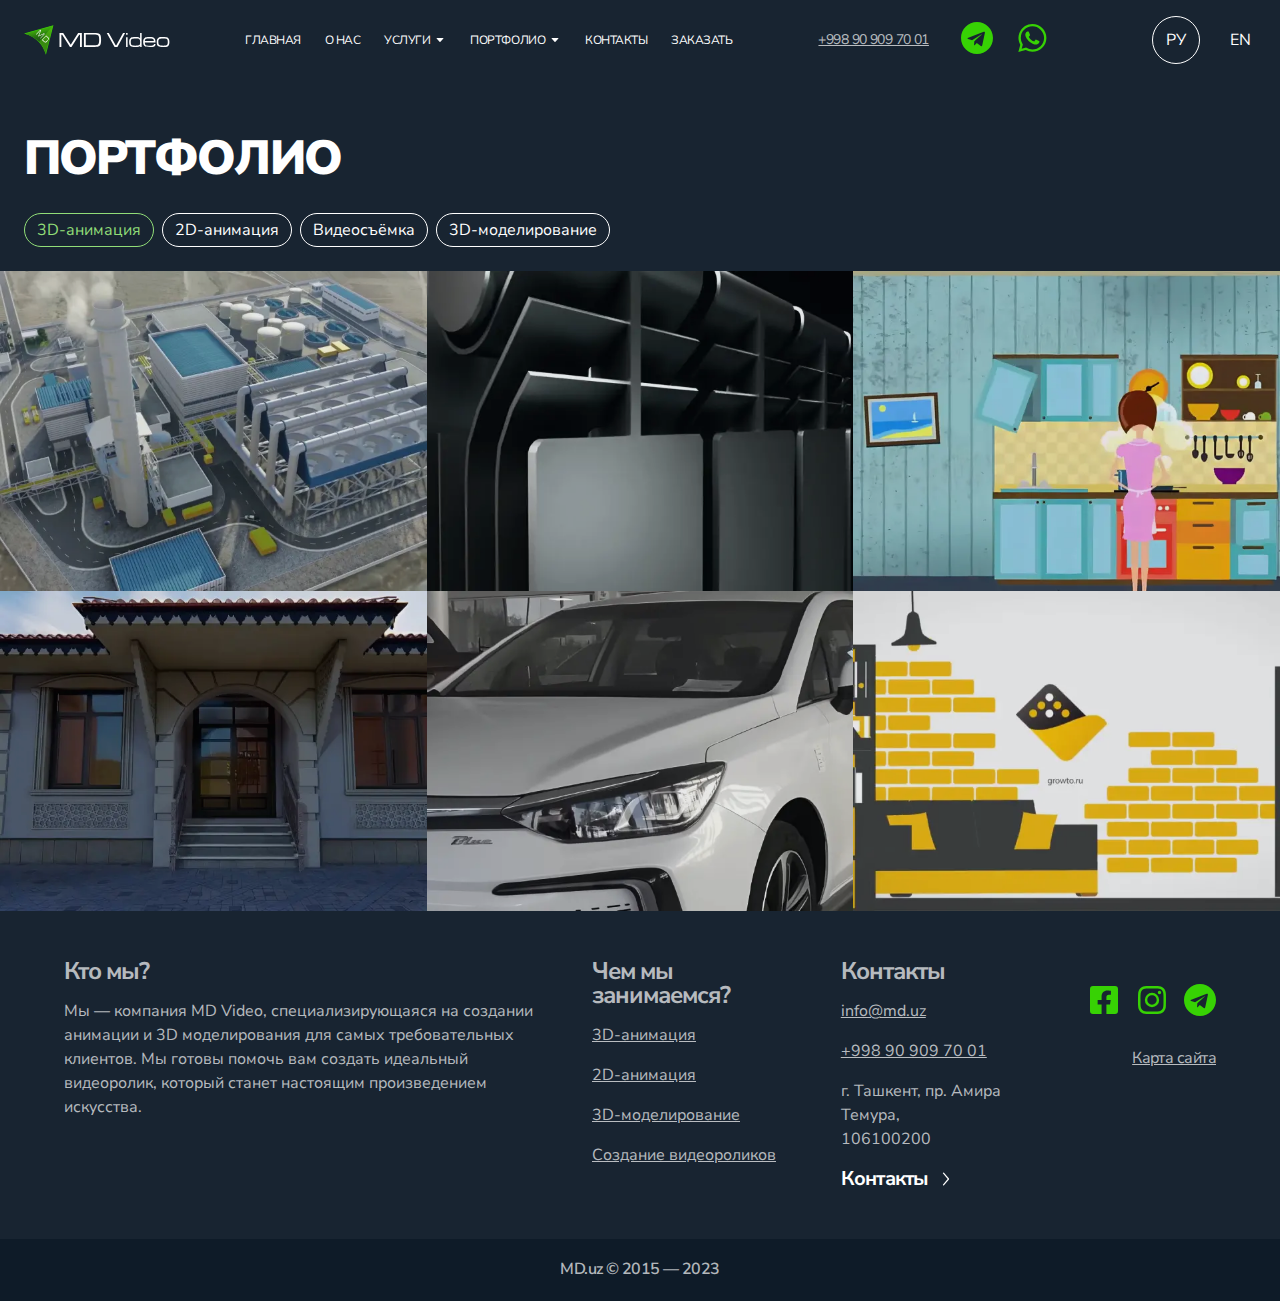
<file: portfolio.html>
<!DOCTYPE html>
<html lang="ru">
  <head>
    <meta charset="UTF-8"/>
    <meta http-equiv="X-UA-Compatible" content="IE=edge"/>
    <meta name="viewport" content="width=device-width, user-scalable=no"/>
    <link rel="icon" href="./favicon.svg"/>
    <link rel="preconnect" href="https://fonts.googleapis.com"/>
    <link rel="preconnect" href="https://fonts.gstatic.com" crossorigin="crossorigin"/>
    <link href="https://fonts.googleapis.com/css2?family=Nunito+Sans:ital,wght@0,200;0,400;0,700;0,900;1,200;1,400;1,700;1,900&amp;display=swap" rel="stylesheet"/>
    <link rel="stylesheet" href="./css/style.css"/>
    <link rel="stylesheet" href="./css/tiny-slider.css"/>
    <script src="./js/scripts.min.js"></script>
    <title>Портфолио</title>
  </head>
  <body>
    <div class="topMenu undefined">
      <div class="topMenu__container">
        <div class="topMenu__leftSide">
          <div class="topMenu__logo"></div>
        </div>
        <div class="topMenu__main">
          <div class="topMenu__lang">
            <ul class="topMenu__langList">
              <li class="topMenu__langItem topMenu__langItem--current"><span class="topMenu__langLink">Ру</span></li>
              <li class="topMenu__langItem"><a class="topMenu__langLink" href="#">En</a></li>
            </ul>
          </div>
          <nav class="topMenu__nav">
            <ul class="topMenu__navList">
              <li class="topMenu__navItem"><a class="topMenu__navLink" href="index.html" title="Главная">Главная</a></li>
              <li class="topMenu__navItem"><a class="topMenu__navLink" href="about-us.html" title="О нас">О нас</a></li>
              <li class="topMenu__navDropdown" onclick="topMenuDropdownToggle(this)"><span class="topMenu__navDropdownText" title="Услуги"><span>Услуги</span>
                  <svg class="icon button__icon topMenu__navDropdownIcon">
                    <use xlink:href="icons.svg#alt-arrow-down"></use>
                  </svg></span>
                <ul class="topMenu__dropdownList">
                  <li class="topMenu__navItem"><a class="topMenu__navLink" href="service-3d-animation.html" title="3D-анимация">3D-анимация</a></li>
                  <li class="topMenu__navItem"><a class="topMenu__navLink" href="service-2d-animation.html" title="2D-анимация">2D-анимация</a></li>
                  <li class="topMenu__navItem"><a class="topMenu__navLink" href="service-video.html" title="Видеосъёмка">Видеосъёмка</a></li>
                  <li class="topMenu__navItem"><a class="topMenu__navLink" href="service-3d-modeling.html" title="3D-моделирование">3D-моделирование</a></li>
                </ul>
              </li>
              <li class="topMenu__navDropdown" onclick="topMenuDropdownToggle(this)"><span class="topMenu__navDropdownText" title="Портфолио"><span>Портфолио</span>
                  <svg class="icon button__icon topMenu__navDropdownIcon">
                    <use xlink:href="icons.svg#alt-arrow-down"></use>
                  </svg></span>
                <ul class="topMenu__dropdownList">
                  <li class="topMenu__navItem"><a class="topMenu__navLink" href="portfolio.html" title="3D-анимация">3D-анимация</a></li>
                  <li class="topMenu__navItem"><a class="topMenu__navLink" href="portfolio.html" title="2D-анимация">2D-анимация</a></li>
                  <li class="topMenu__navItem"><a class="topMenu__navLink" href="portfolio.html" title="Видеосъёмка">Видеосъёмка</a></li>
                  <li class="topMenu__navItem"><a class="topMenu__navLink" href="portfolio.html" title="3D-моделирование">3D-моделирование</a></li>
                </ul>
              </li>
              <li class="topMenu__navItem"><a class="topMenu__navLink" href="contacts.html" title="Контакты">Контакты</a></li>
              <li class="topMenu__navItem"><a class="topMenu__navLink" href="order.html" title="Заказать">Заказать</a></li>
            </ul>
          </nav>
          <div class="topMenu__contacts"><a class="topMenu__phone" href="+998909097001">+998 90 909 70 01</a>
            <div class="topMenu__socialMediaList">
              <li class="topMenu__socialMediaItem"><a class="topMenu__socialMediaLink" href="#" title="Telegram">
                  <svg class="icon topMenu__socialMediaIcon">
                    <use xlink:href="icons.svg#telegram"></use>
                  </svg></a></li>
              <li class="topMenu__socialMediaItem"><a class="topMenu__socialMediaLink" href="#" title="Telegram">
                  <svg class="icon topMenu__socialMediaIcon">
                    <use xlink:href="icons.svg#whatsapp--outline"></use>
                  </svg></a></li>
            </div>
          </div>
        </div>
        <div class="topMenu__rightSide">
          <button class="topMenu__toggle" onclick="topMenuToggle()">
            <svg class="icon topMenu__toggleIcon" xmlns="http://www.w3.org/2000/svg" fill="none">
              <path class="topMenu__toggleIconLine" stroke="currentcolor" stroke-width="2" d="M4 22h24"></path>
              <path class="topMenu__toggleIconLine" stroke="currentcolor" stroke-width="2" d="M4 16h24"></path>
              <path class="topMenu__toggleIconLine" stroke="currentcolor" stroke-width="2" d="M4 10h24"></path>
            </svg>
          </button>
        </div>
      </div>
      <video class="topMenu__background" src="./video/topMenu-background.mp4" muted="muted" autoplay="autoplay" loop="loop"></video>
    </div>
    <main class="portfolioPage">
      <div class="portfolioPage__header">
        <div class="portfolioPage__container">
          <h1 class="portfolioPage__title">Портфолио</h1>
        </div>
      </div>
      <div class="portfolioPage__nav">
        <div class="portfolioNav">
          <div class="portfolioNav__wrapper">
            <div class="portfolioNav__row"><a class="portfolioNav__link--current portfolioNav__link" href="#" title="3D-анимация">3D-анимация</a><a class="portfolioNav__link" href="#" title="2D-анимация">2D-анимация</a><a class="portfolioNav__link" href="#" title="Видеосъёмка">Видеосъёмка</a><a class="portfolioNav__link" href="#" title="3D-моделирование">3D-моделирование</a>
              <div class="portfolioNav__blank"></div>
            </div>
          </div>
        </div>
      </div>
      <div class="portfolioPage__content">
        <div class="portfolioGrid "><a class="portfolioCard" href="case.html" data-aos="zoom-in" data-aos-duration="1000" data-aos-delay="0" data-aos-easing="ease-out">
            <div class="portfolioCard__picture">
              <div class="portfolioCard__overlay"></div><img class="portfolioCard__image" src="./content-media/portfolioCards/portfolioCard-01.webp" alt="Презентация Navoi 2"/>
              <video class="portfolioCard__video" src="./content-media/portfolioCards/portfolioCard-01.mp4" loop="loop" muted="muted" autoplay="autoplay"></video>
            </div>
            <div class="portfolioCard__head">
              <h3 class="portfolioCard__name">Презентация Navoi 2</h3>
            </div></a><a class="portfolioCard" href="case.html" data-aos="zoom-in" data-aos-duration="1000" data-aos-delay="0" data-aos-easing="ease-out">
            <div class="portfolioCard__picture">
              <div class="portfolioCard__overlay"></div><img class="portfolioCard__image" src="./content-media/portfolioCards/portfolioCard-02.webp" alt="Calido Radiators"/>
              <video class="portfolioCard__video" src="./content-media/portfolioCards/portfolioCard-02.mp4" loop="loop" muted="muted" autoplay="autoplay"></video>
            </div>
            <div class="portfolioCard__head">
              <h3 class="portfolioCard__name">Calido Radiators</h3>
            </div></a><a class="portfolioCard" href="case.html" data-aos="zoom-in" data-aos-duration="1000" data-aos-delay="0" data-aos-easing="ease-out">
            <div class="portfolioCard__picture">
              <div class="portfolioCard__overlay"></div><img class="portfolioCard__image" src="./content-media/portfolioCards/portfolioCard-03.webp" alt="Стройсон"/>
              <video class="portfolioCard__video" src="./content-media/portfolioCards/portfolioCard-03.mp4" loop="loop" muted="muted" autoplay="autoplay"></video>
            </div>
            <div class="portfolioCard__head">
              <h3 class="portfolioCard__name">Стройсон</h3>
            </div></a><a class="portfolioCard" href="case.html" data-aos="zoom-in" data-aos-duration="1000" data-aos-delay="0" data-aos-easing="ease-out">
            <div class="portfolioCard__picture">
              <div class="portfolioCard__overlay"></div><img class="portfolioCard__image" src="./content-media/portfolioCards/portfolioCard-04.webp" alt="Экстерьер дома"/>
              <video class="portfolioCard__video" src="./content-media/portfolioCards/portfolioCard-04.mp4" loop="loop" muted="muted" autoplay="autoplay"></video>
            </div>
            <div class="portfolioCard__head">
              <h3 class="portfolioCard__name">Экстерьер дома</h3>
            </div></a><a class="portfolioCard" href="case.html" data-aos="zoom-in" data-aos-duration="1000" data-aos-delay="0" data-aos-easing="ease-out">
            <div class="portfolioCard__picture">
              <div class="portfolioCard__overlay"></div><img class="portfolioCard__image" src="./content-media/portfolioCards/portfolioCard-05.webp" alt="BAIC EU5"/>
              <video class="portfolioCard__video" src="./content-media/portfolioCards/portfolioCard-05.mp4" loop="loop" muted="muted" autoplay="autoplay"></video>
            </div>
            <div class="portfolioCard__head">
              <h3 class="portfolioCard__name">BAIC EU5</h3>
            </div></a><a class="portfolioCard" href="case.html" data-aos="zoom-in" data-aos-duration="1000" data-aos-delay="0" data-aos-easing="ease-out">
            <div class="portfolioCard__picture">
              <div class="portfolioCard__overlay"></div><img class="portfolioCard__image" src="./content-media/portfolioCards/portfolioCard-06.webp" alt="Рекламный ролик GrowTo"/>
              <video class="portfolioCard__video" src="./content-media/portfolioCards/portfolioCard-06.mp4" loop="loop" muted="muted" autoplay="autoplay"></video>
            </div>
            <div class="portfolioCard__head">
              <h3 class="portfolioCard__name">Рекламный ролик GrowTo</h3>
            </div></a>
        </div>
      </div>
    </main>
    <footer class="footer">
      <div class="footer__mainBlock">
        <div class="footer__container">
          <div class="footer__block footer__block--widthRestriction">
            <h4 class="footer__blockTitle">Кто мы?</h4>
            <p class="footer__blockText">Мы — компания MD Video, специализирующаяся на создании анимации и 3D моделирования для самых требовательных клиентов. Мы готовы помочь вам создать идеальный видеоролик, который станет настоящим произведением искусства.</p>
          </div>
          <div class="footer__block">
            <h4 class="footer__blockTitle">Чем мы занимаемся?</h4>
            <ul class="footer__list">
              <li class="footer__listItem"><a class="footer__link" href="#" title="3D-анимация">3D-анимация</a></li>
              <li class="footer__listItem"><a class="footer__link" href="#" title="2D-анимация">2D-анимация</a></li>
              <li class="footer__listItem"><a class="footer__link" href="#" title="3D-моделирование">3D-моделирование</a></li>
              <li class="footer__listItem"><a class="footer__link" href="#" title="Создание видеороликов">Создание видеороликов</a></li>
            </ul>
          </div>
          <address class="footer__block">
            <h4 class="footer__blockTitle">Контакты</h4>
            <ul class="footer__list">
              <li class="footer__listItem"><a class="footer__link" href="mailto: info@md.uz" title="E-mail">info@md.uz</a></li>
              <li class="footer__listItem"><a class="footer__link" href="tel: +998909097001" title="Телефон">+998 90 909 70 01</a></li>
              <li class="footer__listItem">г. Ташкент, пр. Амира Темура, <br> 106100200</li>
            </ul><a class="button button--text footer__contactsButton" href="contacts.html"><span>Контакты</span>
              <svg class="icon button__icon">
                <use xlink:href="icons.svg#alt-arrow-right--outline"></use>
              </svg></a>
          </address>
          <div class="footer__block footer__block--align--right">
            <ul class="footer__socialMediaList">
              <li class="footer__socialMediaItem"><a class="footer__socialMediaLink" href="#" title="Facebook" target="_blank">
                  <svg class="icon footer__socialMediaIcon">
                    <use xlink:href="icons.svg#facebook-square"></use>
                  </svg></a></li>
              <li class="footer__socialMediaItem"><a class="footer__socialMediaLink" href="#" title="Instagram" target="_blank">
                  <svg class="icon footer__socialMediaIcon">
                    <use xlink:href="icons.svg#instagram--outline"></use>
                  </svg></a></li>
              <li class="footer__socialMediaItem"><a class="footer__socialMediaLink" href="#" title="Telegram" target="_blank">
                  <svg class="icon footer__socialMediaIcon">
                    <use xlink:href="icons.svg#telegram"></use>
                  </svg></a></li>
            </ul>
            <ul class="footer__extraLinksList">
              <li class="footer__extraLinksItem"><a class="footer__extraLink" href="#" title="Карта сайта">Карта сайта</a></li>
            </ul>
          </div>
        </div>
      </div>
      <div class="footer__copyrights">
        <p class="footer__copyrightsText">MD.uz © 2015 — 2023</p>
      </div>
    </footer>
    <script>AOS.init();</script>
  </body>
</html>
</file>
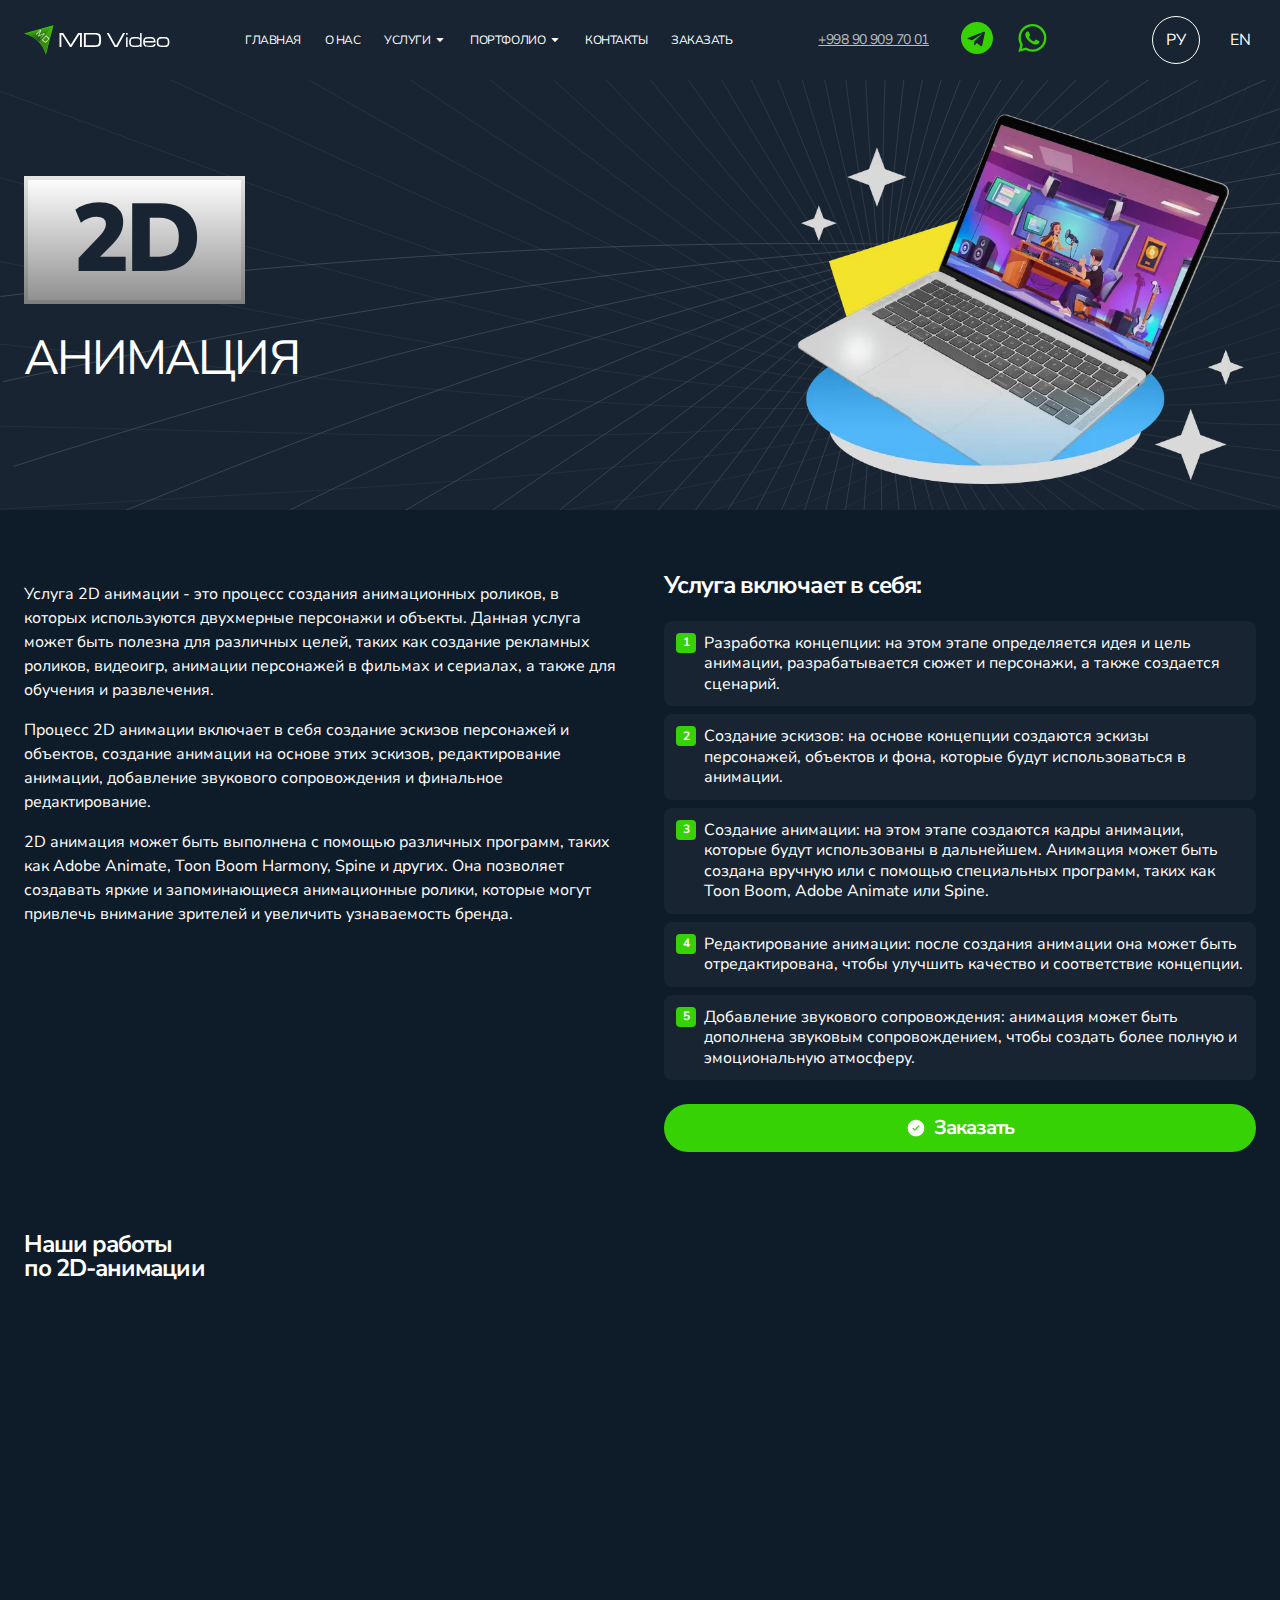
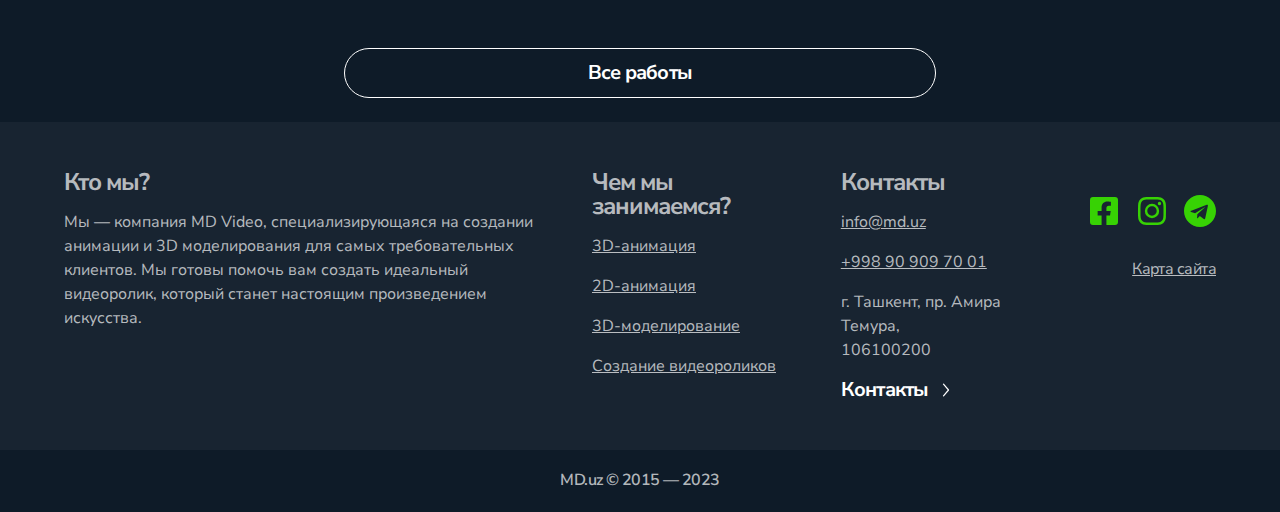
<file: service-2d-animation.html>
<!DOCTYPE html>
<html lang="ru">
  <head>
    <meta charset="UTF-8"/>
    <meta http-equiv="X-UA-Compatible" content="IE=edge"/>
    <meta name="viewport" content="width=device-width, user-scalable=no"/>
    <link rel="icon" href="./favicon.svg"/>
    <link rel="preconnect" href="https://fonts.googleapis.com"/>
    <link rel="preconnect" href="https://fonts.gstatic.com" crossorigin="crossorigin"/>
    <link href="https://fonts.googleapis.com/css2?family=Nunito+Sans:ital,wght@0,200;0,400;0,700;0,900;1,200;1,400;1,700;1,900&amp;display=swap" rel="stylesheet"/>
    <link rel="stylesheet" href="./css/style.css"/>
    <link rel="stylesheet" href="./css/tiny-slider.css"/>
    <script src="./js/scripts.min.js"></script>
    <title>2D-анимация</title>
  </head>
  <body>
    <div class="topMenu undefined">
      <div class="topMenu__container">
        <div class="topMenu__leftSide">
          <div class="topMenu__logo"></div>
        </div>
        <div class="topMenu__main">
          <div class="topMenu__lang">
            <ul class="topMenu__langList">
              <li class="topMenu__langItem topMenu__langItem--current"><span class="topMenu__langLink">Ру</span></li>
              <li class="topMenu__langItem"><a class="topMenu__langLink" href="#">En</a></li>
            </ul>
          </div>
          <nav class="topMenu__nav">
            <ul class="topMenu__navList">
              <li class="topMenu__navItem"><a class="topMenu__navLink" href="index.html" title="Главная">Главная</a></li>
              <li class="topMenu__navItem"><a class="topMenu__navLink" href="about-us.html" title="О нас">О нас</a></li>
              <li class="topMenu__navDropdown" onclick="topMenuDropdownToggle(this)"><span class="topMenu__navDropdownText" title="Услуги"><span>Услуги</span>
                  <svg class="icon button__icon topMenu__navDropdownIcon">
                    <use xlink:href="icons.svg#alt-arrow-down"></use>
                  </svg></span>
                <ul class="topMenu__dropdownList">
                  <li class="topMenu__navItem"><a class="topMenu__navLink" href="service-3d-animation.html" title="3D-анимация">3D-анимация</a></li>
                  <li class="topMenu__navItem"><a class="topMenu__navLink" href="service-2d-animation.html" title="2D-анимация">2D-анимация</a></li>
                  <li class="topMenu__navItem"><a class="topMenu__navLink" href="service-video.html" title="Видеосъёмка">Видеосъёмка</a></li>
                  <li class="topMenu__navItem"><a class="topMenu__navLink" href="service-3d-modeling.html" title="3D-моделирование">3D-моделирование</a></li>
                </ul>
              </li>
              <li class="topMenu__navDropdown" onclick="topMenuDropdownToggle(this)"><span class="topMenu__navDropdownText" title="Портфолио"><span>Портфолио</span>
                  <svg class="icon button__icon topMenu__navDropdownIcon">
                    <use xlink:href="icons.svg#alt-arrow-down"></use>
                  </svg></span>
                <ul class="topMenu__dropdownList">
                  <li class="topMenu__navItem"><a class="topMenu__navLink" href="portfolio.html" title="3D-анимация">3D-анимация</a></li>
                  <li class="topMenu__navItem"><a class="topMenu__navLink" href="portfolio.html" title="2D-анимация">2D-анимация</a></li>
                  <li class="topMenu__navItem"><a class="topMenu__navLink" href="portfolio.html" title="Видеосъёмка">Видеосъёмка</a></li>
                  <li class="topMenu__navItem"><a class="topMenu__navLink" href="portfolio.html" title="3D-моделирование">3D-моделирование</a></li>
                </ul>
              </li>
              <li class="topMenu__navItem"><a class="topMenu__navLink" href="contacts.html" title="Контакты">Контакты</a></li>
              <li class="topMenu__navItem"><a class="topMenu__navLink" href="order.html" title="Заказать">Заказать</a></li>
            </ul>
          </nav>
          <div class="topMenu__contacts"><a class="topMenu__phone" href="+998909097001">+998 90 909 70 01</a>
            <div class="topMenu__socialMediaList">
              <li class="topMenu__socialMediaItem"><a class="topMenu__socialMediaLink" href="#" title="Telegram">
                  <svg class="icon topMenu__socialMediaIcon">
                    <use xlink:href="icons.svg#telegram"></use>
                  </svg></a></li>
              <li class="topMenu__socialMediaItem"><a class="topMenu__socialMediaLink" href="#" title="Telegram">
                  <svg class="icon topMenu__socialMediaIcon">
                    <use xlink:href="icons.svg#whatsapp--outline"></use>
                  </svg></a></li>
            </div>
          </div>
        </div>
        <div class="topMenu__rightSide">
          <button class="topMenu__toggle" onclick="topMenuToggle()">
            <svg class="icon topMenu__toggleIcon" xmlns="http://www.w3.org/2000/svg" fill="none">
              <path class="topMenu__toggleIconLine" stroke="currentcolor" stroke-width="2" d="M4 22h24"></path>
              <path class="topMenu__toggleIconLine" stroke="currentcolor" stroke-width="2" d="M4 16h24"></path>
              <path class="topMenu__toggleIconLine" stroke="currentcolor" stroke-width="2" d="M4 10h24"></path>
            </svg>
          </button>
        </div>
      </div>
      <video class="topMenu__background" src="./video/topMenu-background.mp4" muted="muted" autoplay="autoplay" loop="loop"></video>
    </div>
    <main class="servicePage">
      <div class="servicePage__headerBlock">
        <div class="serviceHeader serviceHeader--2DAnimation">
          <div class="serviceHeader__container">
            <div class="serviceHeader__picture"></div>
            <h1 class="serviceHeader__title"><span class="serviceHeader__titleHighlighted">2D </span><span class="serviceHeader__titleText">анимация</span></h1>
          </div>
        </div>
      </div>
      <div class="servicePage__descriptionBlock">
        <div class="servicePage__container">
          <div class="servicePage__contentGrid">
            <div class="servicePage__description">
              <p>Услуга 2D анимации - это процесс создания анимационных роликов, в которых используются двухмерные персонажи и объекты. Данная услуга может быть полезна для различных целей, таких как создание рекламных роликов, видеоигр, анимации персонажей в фильмах и сериалах, а также для обучения и развлечения.</p>
              <p>Процесс 2D анимации включает в себя создание эскизов персонажей и объектов, создание анимации на основе этих эскизов, редактирование анимации, добавление звукового сопровождения и финальное редактирование.</p>
              <p>2D анимация может быть выполнена с помощью различных программ, таких как Adobe Animate, Toon Boom Harmony, Spine и других. Она позволяет создавать яркие и запоминающиеся анимационные ролики, которые могут привлечь внимание зрителей и увеличить узнаваемость бренда.</p>
            </div>
            <div class="servicePage__includes">
              <h2 class="servicePage__includesTitle">Услуга включает в себя:</h2>
              <ol class="numList">
                <li class="numList__item">Разработка концепции: на этом этапе определяется идея и цель анимации, разрабатывается сюжет и персонажи, а также создается сценарий.</li>
                <li class="numList__item">Создание эскизов: на основе концепции создаются эскизы персонажей, объектов и фона, которые будут использоваться в анимации.</li>
                <li class="numList__item">Создание анимации: на этом этапе создаются кадры анимации, которые будут использованы в дальнейшем. Анимация может быть создана вручную или с помощью специальных программ, таких как Toon Boom, Adobe Animate или Spine.</li>
                <li class="numList__item">Редактирование анимации: после создания анимации она может быть отредактирована, чтобы улучшить качество и соответствие концепции.</li>
                <li class="numList__item">Добавление звукового сопровождения: анимация может быть дополнена звуковым сопровождением, чтобы создать более полную и эмоциональную атмосферу.</li>
              </ol>
              <button class="button undefined">
                <svg class="icon button__icon">
                  <use xlink:href="icons.svg#check-circle"></use>
                </svg><span>Заказать</span>
              </button>
            </div>
          </div>
        </div>
      </div>
      <div class="servicePage__portfolioBlock">
        <div class="servicePage__container">
          <h2 class="servicePage__portfolioBlockTitle">Наши работы <br>по 2D-анимации</h2>
        </div>
        <div class="portfolioGrid "><a class="portfolioCard" href="case.html" data-aos="zoom-in" data-aos-duration="1000" data-aos-delay="0" data-aos-easing="ease-out">
            <div class="portfolioCard__picture">
              <div class="portfolioCard__overlay"></div><img class="portfolioCard__image" src="./content-media/portfolioCards/portfolioCard-01.webp" alt="Презентация Navoi 2"/>
              <video class="portfolioCard__video" src="./content-media/portfolioCards/portfolioCard-01.mp4" loop="loop" muted="muted" autoplay="autoplay"></video>
            </div>
            <div class="portfolioCard__head">
              <h3 class="portfolioCard__name">Презентация Navoi 2</h3>
            </div></a><a class="portfolioCard" href="case.html" data-aos="zoom-in" data-aos-duration="1000" data-aos-delay="0" data-aos-easing="ease-out">
            <div class="portfolioCard__picture">
              <div class="portfolioCard__overlay"></div><img class="portfolioCard__image" src="./content-media/portfolioCards/portfolioCard-02.webp" alt="Calido Radiators"/>
              <video class="portfolioCard__video" src="./content-media/portfolioCards/portfolioCard-02.mp4" loop="loop" muted="muted" autoplay="autoplay"></video>
            </div>
            <div class="portfolioCard__head">
              <h3 class="portfolioCard__name">Calido Radiators</h3>
            </div></a><a class="portfolioCard" href="case.html" data-aos="zoom-in" data-aos-duration="1000" data-aos-delay="0" data-aos-easing="ease-out">
            <div class="portfolioCard__picture">
              <div class="portfolioCard__overlay"></div><img class="portfolioCard__image" src="./content-media/portfolioCards/portfolioCard-03.webp" alt="Стройсон"/>
              <video class="portfolioCard__video" src="./content-media/portfolioCards/portfolioCard-03.mp4" loop="loop" muted="muted" autoplay="autoplay"></video>
            </div>
            <div class="portfolioCard__head">
              <h3 class="portfolioCard__name">Стройсон</h3>
            </div></a>
        </div>
        <div class="servicePage__container">
          <button class="button button--outlined servicePage__portfolioBlockReadMore"><span>Все работы</span>
          </button>
        </div>
      </div>
    </main>
    <footer class="footer">
      <div class="footer__mainBlock">
        <div class="footer__container">
          <div class="footer__block footer__block--widthRestriction">
            <h4 class="footer__blockTitle">Кто мы?</h4>
            <p class="footer__blockText">Мы — компания MD Video, специализирующаяся на создании анимации и 3D моделирования для самых требовательных клиентов. Мы готовы помочь вам создать идеальный видеоролик, который станет настоящим произведением искусства.</p>
          </div>
          <div class="footer__block">
            <h4 class="footer__blockTitle">Чем мы занимаемся?</h4>
            <ul class="footer__list">
              <li class="footer__listItem"><a class="footer__link" href="#" title="3D-анимация">3D-анимация</a></li>
              <li class="footer__listItem"><a class="footer__link" href="#" title="2D-анимация">2D-анимация</a></li>
              <li class="footer__listItem"><a class="footer__link" href="#" title="3D-моделирование">3D-моделирование</a></li>
              <li class="footer__listItem"><a class="footer__link" href="#" title="Создание видеороликов">Создание видеороликов</a></li>
            </ul>
          </div>
          <address class="footer__block">
            <h4 class="footer__blockTitle">Контакты</h4>
            <ul class="footer__list">
              <li class="footer__listItem"><a class="footer__link" href="mailto: info@md.uz" title="E-mail">info@md.uz</a></li>
              <li class="footer__listItem"><a class="footer__link" href="tel: +998909097001" title="Телефон">+998 90 909 70 01</a></li>
              <li class="footer__listItem">г. Ташкент, пр. Амира Темура, <br> 106100200</li>
            </ul><a class="button button--text footer__contactsButton" href="contacts.html"><span>Контакты</span>
              <svg class="icon button__icon">
                <use xlink:href="icons.svg#alt-arrow-right--outline"></use>
              </svg></a>
          </address>
          <div class="footer__block footer__block--align--right">
            <ul class="footer__socialMediaList">
              <li class="footer__socialMediaItem"><a class="footer__socialMediaLink" href="#" title="Facebook" target="_blank">
                  <svg class="icon footer__socialMediaIcon">
                    <use xlink:href="icons.svg#facebook-square"></use>
                  </svg></a></li>
              <li class="footer__socialMediaItem"><a class="footer__socialMediaLink" href="#" title="Instagram" target="_blank">
                  <svg class="icon footer__socialMediaIcon">
                    <use xlink:href="icons.svg#instagram--outline"></use>
                  </svg></a></li>
              <li class="footer__socialMediaItem"><a class="footer__socialMediaLink" href="#" title="Telegram" target="_blank">
                  <svg class="icon footer__socialMediaIcon">
                    <use xlink:href="icons.svg#telegram"></use>
                  </svg></a></li>
            </ul>
            <ul class="footer__extraLinksList">
              <li class="footer__extraLinksItem"><a class="footer__extraLink" href="#" title="Карта сайта">Карта сайта</a></li>
            </ul>
          </div>
        </div>
      </div>
      <div class="footer__copyrights">
        <p class="footer__copyrightsText">MD.uz © 2015 — 2023</p>
      </div>
    </footer>
    <script>AOS.init();</script>
  </body>
</html>
</file>
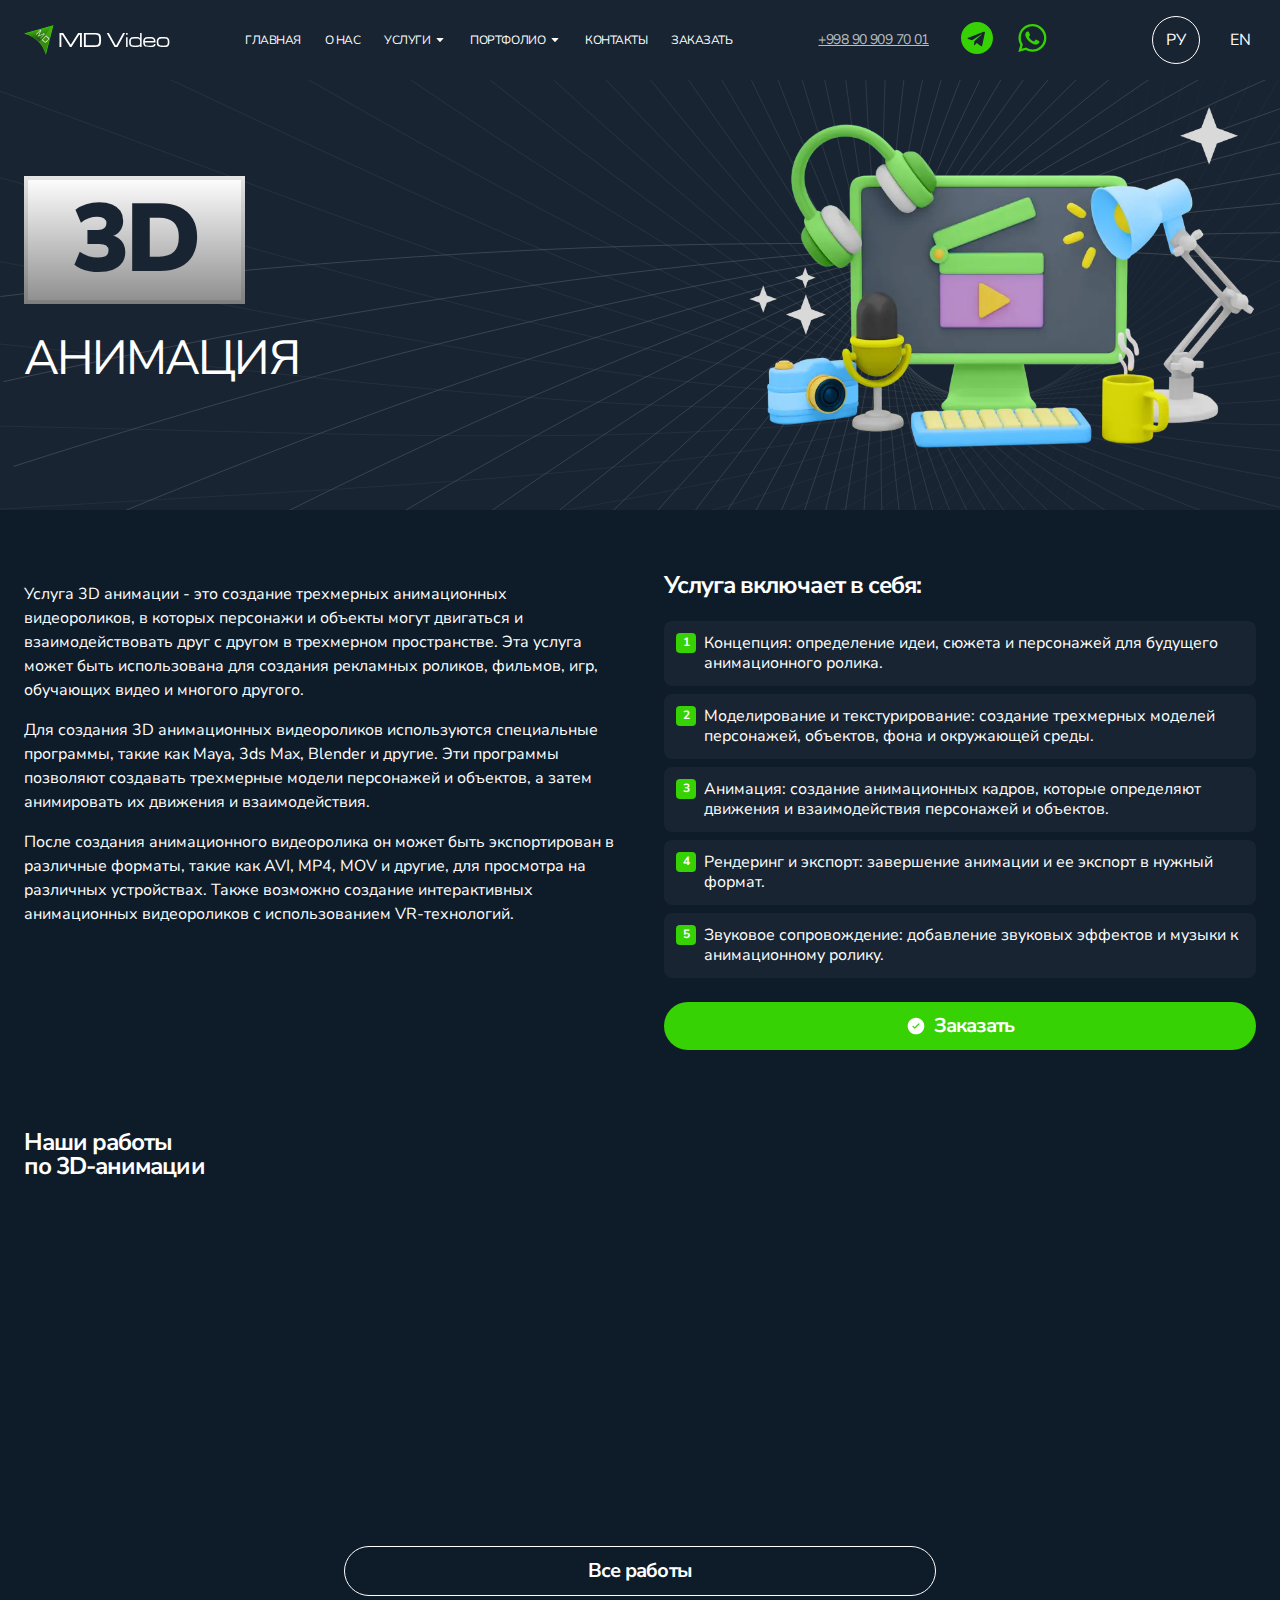
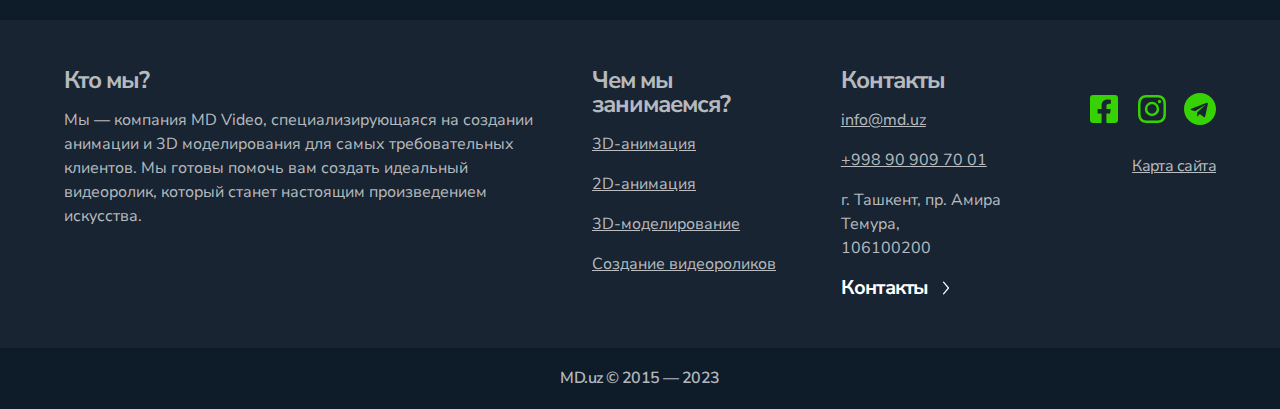
<file: service-3d-animation.html>
<!DOCTYPE html>
<html lang="ru">
  <head>
    <meta charset="UTF-8"/>
    <meta http-equiv="X-UA-Compatible" content="IE=edge"/>
    <meta name="viewport" content="width=device-width, user-scalable=no"/>
    <link rel="icon" href="./favicon.svg"/>
    <link rel="preconnect" href="https://fonts.googleapis.com"/>
    <link rel="preconnect" href="https://fonts.gstatic.com" crossorigin="crossorigin"/>
    <link href="https://fonts.googleapis.com/css2?family=Nunito+Sans:ital,wght@0,200;0,400;0,700;0,900;1,200;1,400;1,700;1,900&amp;display=swap" rel="stylesheet"/>
    <link rel="stylesheet" href="./css/style.css"/>
    <link rel="stylesheet" href="./css/tiny-slider.css"/>
    <script src="./js/scripts.min.js"></script>
    <title>3D-анимация</title>
  </head>
  <body>
    <div class="topMenu undefined">
      <div class="topMenu__container">
        <div class="topMenu__leftSide">
          <div class="topMenu__logo"></div>
        </div>
        <div class="topMenu__main">
          <div class="topMenu__lang">
            <ul class="topMenu__langList">
              <li class="topMenu__langItem topMenu__langItem--current"><span class="topMenu__langLink">Ру</span></li>
              <li class="topMenu__langItem"><a class="topMenu__langLink" href="#">En</a></li>
            </ul>
          </div>
          <nav class="topMenu__nav">
            <ul class="topMenu__navList">
              <li class="topMenu__navItem"><a class="topMenu__navLink" href="index.html" title="Главная">Главная</a></li>
              <li class="topMenu__navItem"><a class="topMenu__navLink" href="about-us.html" title="О нас">О нас</a></li>
              <li class="topMenu__navDropdown" onclick="topMenuDropdownToggle(this)"><span class="topMenu__navDropdownText" title="Услуги"><span>Услуги</span>
                  <svg class="icon button__icon topMenu__navDropdownIcon">
                    <use xlink:href="icons.svg#alt-arrow-down"></use>
                  </svg></span>
                <ul class="topMenu__dropdownList">
                  <li class="topMenu__navItem"><a class="topMenu__navLink" href="service-3d-animation.html" title="3D-анимация">3D-анимация</a></li>
                  <li class="topMenu__navItem"><a class="topMenu__navLink" href="service-2d-animation.html" title="2D-анимация">2D-анимация</a></li>
                  <li class="topMenu__navItem"><a class="topMenu__navLink" href="service-video.html" title="Видеосъёмка">Видеосъёмка</a></li>
                  <li class="topMenu__navItem"><a class="topMenu__navLink" href="service-3d-modeling.html" title="3D-моделирование">3D-моделирование</a></li>
                </ul>
              </li>
              <li class="topMenu__navDropdown" onclick="topMenuDropdownToggle(this)"><span class="topMenu__navDropdownText" title="Портфолио"><span>Портфолио</span>
                  <svg class="icon button__icon topMenu__navDropdownIcon">
                    <use xlink:href="icons.svg#alt-arrow-down"></use>
                  </svg></span>
                <ul class="topMenu__dropdownList">
                  <li class="topMenu__navItem"><a class="topMenu__navLink" href="portfolio.html" title="3D-анимация">3D-анимация</a></li>
                  <li class="topMenu__navItem"><a class="topMenu__navLink" href="portfolio.html" title="2D-анимация">2D-анимация</a></li>
                  <li class="topMenu__navItem"><a class="topMenu__navLink" href="portfolio.html" title="Видеосъёмка">Видеосъёмка</a></li>
                  <li class="topMenu__navItem"><a class="topMenu__navLink" href="portfolio.html" title="3D-моделирование">3D-моделирование</a></li>
                </ul>
              </li>
              <li class="topMenu__navItem"><a class="topMenu__navLink" href="contacts.html" title="Контакты">Контакты</a></li>
              <li class="topMenu__navItem"><a class="topMenu__navLink" href="order.html" title="Заказать">Заказать</a></li>
            </ul>
          </nav>
          <div class="topMenu__contacts"><a class="topMenu__phone" href="+998909097001">+998 90 909 70 01</a>
            <div class="topMenu__socialMediaList">
              <li class="topMenu__socialMediaItem"><a class="topMenu__socialMediaLink" href="#" title="Telegram">
                  <svg class="icon topMenu__socialMediaIcon">
                    <use xlink:href="icons.svg#telegram"></use>
                  </svg></a></li>
              <li class="topMenu__socialMediaItem"><a class="topMenu__socialMediaLink" href="#" title="Telegram">
                  <svg class="icon topMenu__socialMediaIcon">
                    <use xlink:href="icons.svg#whatsapp--outline"></use>
                  </svg></a></li>
            </div>
          </div>
        </div>
        <div class="topMenu__rightSide">
          <button class="topMenu__toggle" onclick="topMenuToggle()">
            <svg class="icon topMenu__toggleIcon" xmlns="http://www.w3.org/2000/svg" fill="none">
              <path class="topMenu__toggleIconLine" stroke="currentcolor" stroke-width="2" d="M4 22h24"></path>
              <path class="topMenu__toggleIconLine" stroke="currentcolor" stroke-width="2" d="M4 16h24"></path>
              <path class="topMenu__toggleIconLine" stroke="currentcolor" stroke-width="2" d="M4 10h24"></path>
            </svg>
          </button>
        </div>
      </div>
      <video class="topMenu__background" src="./video/topMenu-background.mp4" muted="muted" autoplay="autoplay" loop="loop"></video>
    </div>
    <main class="servicePage">
      <div class="servicePage__headerBlock">
        <div class="serviceHeader serviceHeader--3DAnimation">
          <div class="serviceHeader__container">
            <div class="serviceHeader__picture"></div>
            <h1 class="serviceHeader__title"><span class="serviceHeader__titleHighlighted">3D </span><span class="serviceHeader__titleText">анимация</span></h1>
          </div>
        </div>
      </div>
      <div class="servicePage__descriptionBlock">
        <div class="servicePage__container">
          <div class="servicePage__contentGrid">
            <div class="servicePage__description">
              <p>Услуга 3D анимации - это создание трехмерных анимационных видеороликов, в которых персонажи и объекты могут двигаться и взаимодействовать друг с другом в трехмерном пространстве. Эта услуга может быть использована для создания рекламных роликов, фильмов, игр, обучающих видео и многого другого.</p>
              <p>Для создания 3D анимационных видеороликов используются специальные программы, такие как Maya, 3ds Max, Blender и другие. Эти программы позволяют создавать трехмерные модели персонажей и объектов, а затем анимировать их движения и взаимодействия.</p>
              <p>После создания анимационного видеоролика он может быть экспортирован в различные форматы, такие как AVI, MP4, MOV и другие, для просмотра на различных устройствах. Также возможно создание интерактивных анимационных видеороликов с использованием VR-технологий.</p>
            </div>
            <div class="servicePage__includes">
              <h2 class="servicePage__includesTitle">Услуга включает в себя:</h2>
              <ol class="numList">
                <li class="numList__item">Концепция: определение идеи, сюжета и персонажей для будущего анимационного ролика.</li>
                <li class="numList__item">Моделирование и текстурирование: создание трехмерных моделей персонажей, объектов, фона и окружающей среды.</li>
                <li class="numList__item">Анимация: создание анимационных кадров, которые определяют движения и взаимодействия персонажей и объектов.</li>
                <li class="numList__item">Рендеринг и экспорт: завершение анимации и ее экспорт в нужный формат.</li>
                <li class="numList__item">Звуковое сопровождение: добавление звуковых эффектов и музыки к анимационному ролику.</li>
              </ol>
              <button class="button undefined">
                <svg class="icon button__icon">
                  <use xlink:href="icons.svg#check-circle"></use>
                </svg><span>Заказать</span>
              </button>
            </div>
          </div>
        </div>
      </div>
      <div class="servicePage__portfolioBlock">
        <div class="servicePage__container">
          <h2 class="servicePage__portfolioBlockTitle">Наши работы <br>по 3D-анимации</h2>
        </div>
        <div class="portfolioGrid "><a class="portfolioCard" href="case.html" data-aos="zoom-in" data-aos-duration="1000" data-aos-delay="0" data-aos-easing="ease-out">
            <div class="portfolioCard__picture">
              <div class="portfolioCard__overlay"></div><img class="portfolioCard__image" src="./content-media/portfolioCards/portfolioCard-01.webp" alt="Презентация Navoi 2"/>
              <video class="portfolioCard__video" src="./content-media/portfolioCards/portfolioCard-01.mp4" loop="loop" muted="muted" autoplay="autoplay"></video>
            </div>
            <div class="portfolioCard__head">
              <h3 class="portfolioCard__name">Презентация Navoi 2</h3>
            </div></a><a class="portfolioCard" href="case.html" data-aos="zoom-in" data-aos-duration="1000" data-aos-delay="0" data-aos-easing="ease-out">
            <div class="portfolioCard__picture">
              <div class="portfolioCard__overlay"></div><img class="portfolioCard__image" src="./content-media/portfolioCards/portfolioCard-02.webp" alt="Calido Radiators"/>
              <video class="portfolioCard__video" src="./content-media/portfolioCards/portfolioCard-02.mp4" loop="loop" muted="muted" autoplay="autoplay"></video>
            </div>
            <div class="portfolioCard__head">
              <h3 class="portfolioCard__name">Calido Radiators</h3>
            </div></a><a class="portfolioCard" href="case.html" data-aos="zoom-in" data-aos-duration="1000" data-aos-delay="0" data-aos-easing="ease-out">
            <div class="portfolioCard__picture">
              <div class="portfolioCard__overlay"></div><img class="portfolioCard__image" src="./content-media/portfolioCards/portfolioCard-03.webp" alt="Стройсон"/>
              <video class="portfolioCard__video" src="./content-media/portfolioCards/portfolioCard-03.mp4" loop="loop" muted="muted" autoplay="autoplay"></video>
            </div>
            <div class="portfolioCard__head">
              <h3 class="portfolioCard__name">Стройсон</h3>
            </div></a>
        </div>
        <div class="servicePage__container">
          <button class="button button--outlined servicePage__portfolioBlockReadMore"><span>Все работы</span>
          </button>
        </div>
      </div>
    </main>
    <footer class="footer">
      <div class="footer__mainBlock">
        <div class="footer__container">
          <div class="footer__block footer__block--widthRestriction">
            <h4 class="footer__blockTitle">Кто мы?</h4>
            <p class="footer__blockText">Мы — компания MD Video, специализирующаяся на создании анимации и 3D моделирования для самых требовательных клиентов. Мы готовы помочь вам создать идеальный видеоролик, который станет настоящим произведением искусства.</p>
          </div>
          <div class="footer__block">
            <h4 class="footer__blockTitle">Чем мы занимаемся?</h4>
            <ul class="footer__list">
              <li class="footer__listItem"><a class="footer__link" href="#" title="3D-анимация">3D-анимация</a></li>
              <li class="footer__listItem"><a class="footer__link" href="#" title="2D-анимация">2D-анимация</a></li>
              <li class="footer__listItem"><a class="footer__link" href="#" title="3D-моделирование">3D-моделирование</a></li>
              <li class="footer__listItem"><a class="footer__link" href="#" title="Создание видеороликов">Создание видеороликов</a></li>
            </ul>
          </div>
          <address class="footer__block">
            <h4 class="footer__blockTitle">Контакты</h4>
            <ul class="footer__list">
              <li class="footer__listItem"><a class="footer__link" href="mailto: info@md.uz" title="E-mail">info@md.uz</a></li>
              <li class="footer__listItem"><a class="footer__link" href="tel: +998909097001" title="Телефон">+998 90 909 70 01</a></li>
              <li class="footer__listItem">г. Ташкент, пр. Амира Темура, <br> 106100200</li>
            </ul><a class="button button--text footer__contactsButton" href="contacts.html"><span>Контакты</span>
              <svg class="icon button__icon">
                <use xlink:href="icons.svg#alt-arrow-right--outline"></use>
              </svg></a>
          </address>
          <div class="footer__block footer__block--align--right">
            <ul class="footer__socialMediaList">
              <li class="footer__socialMediaItem"><a class="footer__socialMediaLink" href="#" title="Facebook" target="_blank">
                  <svg class="icon footer__socialMediaIcon">
                    <use xlink:href="icons.svg#facebook-square"></use>
                  </svg></a></li>
              <li class="footer__socialMediaItem"><a class="footer__socialMediaLink" href="#" title="Instagram" target="_blank">
                  <svg class="icon footer__socialMediaIcon">
                    <use xlink:href="icons.svg#instagram--outline"></use>
                  </svg></a></li>
              <li class="footer__socialMediaItem"><a class="footer__socialMediaLink" href="#" title="Telegram" target="_blank">
                  <svg class="icon footer__socialMediaIcon">
                    <use xlink:href="icons.svg#telegram"></use>
                  </svg></a></li>
            </ul>
            <ul class="footer__extraLinksList">
              <li class="footer__extraLinksItem"><a class="footer__extraLink" href="#" title="Карта сайта">Карта сайта</a></li>
            </ul>
          </div>
        </div>
      </div>
      <div class="footer__copyrights">
        <p class="footer__copyrightsText">MD.uz © 2015 — 2023</p>
      </div>
    </footer>
    <script>AOS.init();</script>
  </body>
</html>
</file>
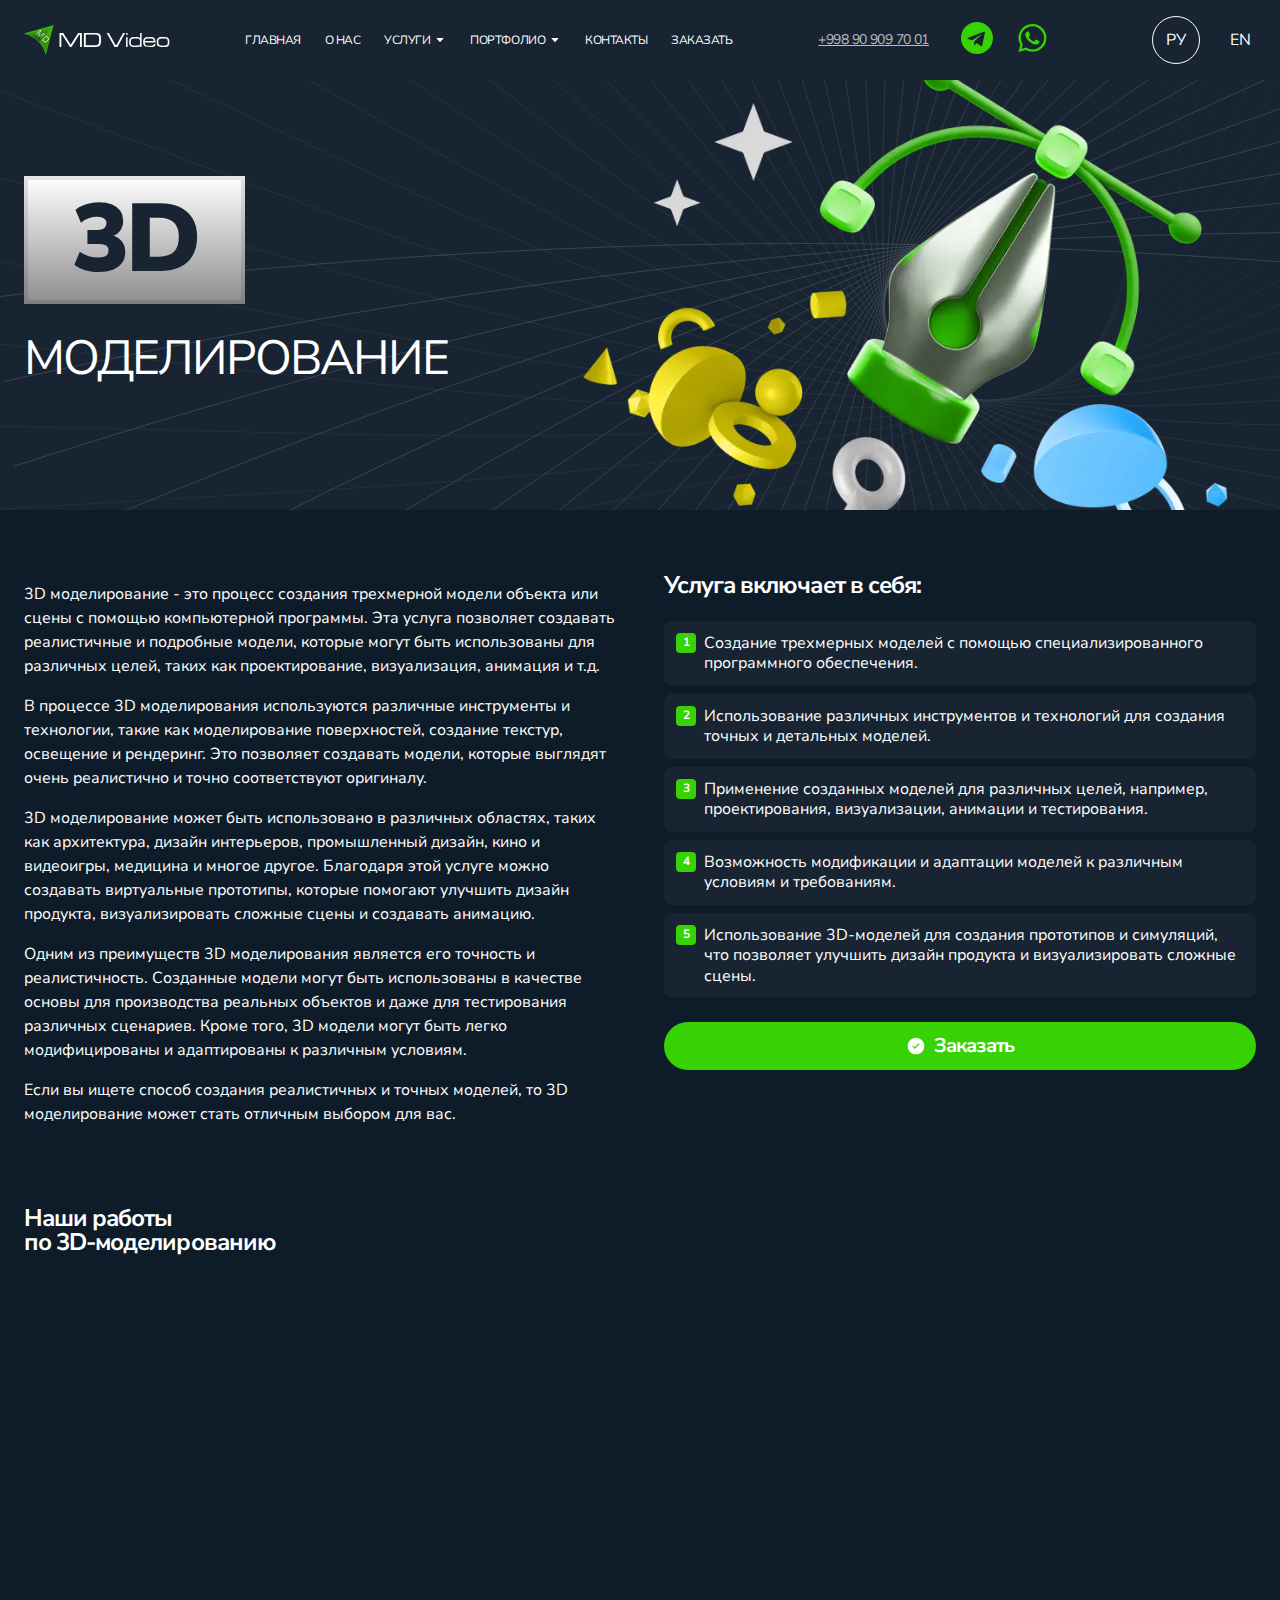
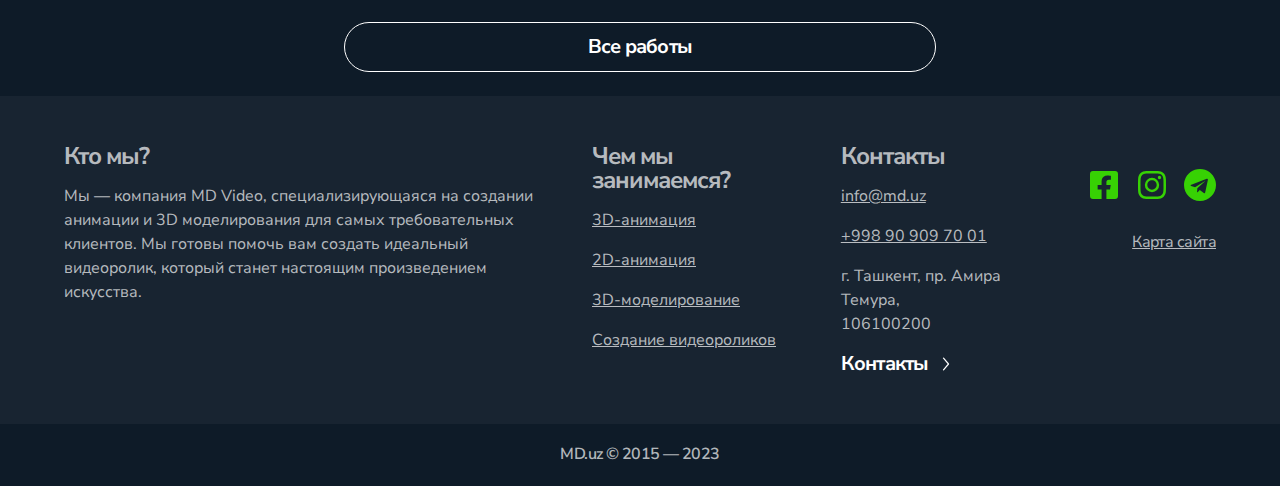
<file: service-3d-modeling.html>
<!DOCTYPE html>
<html lang="ru">
  <head>
    <meta charset="UTF-8"/>
    <meta http-equiv="X-UA-Compatible" content="IE=edge"/>
    <meta name="viewport" content="width=device-width, user-scalable=no"/>
    <link rel="icon" href="./favicon.svg"/>
    <link rel="preconnect" href="https://fonts.googleapis.com"/>
    <link rel="preconnect" href="https://fonts.gstatic.com" crossorigin="crossorigin"/>
    <link href="https://fonts.googleapis.com/css2?family=Nunito+Sans:ital,wght@0,200;0,400;0,700;0,900;1,200;1,400;1,700;1,900&amp;display=swap" rel="stylesheet"/>
    <link rel="stylesheet" href="./css/style.css"/>
    <link rel="stylesheet" href="./css/tiny-slider.css"/>
    <script src="./js/scripts.min.js"></script>
    <title>3D-моделирование</title>
  </head>
  <body>
    <div class="topMenu undefined">
      <div class="topMenu__container">
        <div class="topMenu__leftSide">
          <div class="topMenu__logo"></div>
        </div>
        <div class="topMenu__main">
          <div class="topMenu__lang">
            <ul class="topMenu__langList">
              <li class="topMenu__langItem topMenu__langItem--current"><span class="topMenu__langLink">Ру</span></li>
              <li class="topMenu__langItem"><a class="topMenu__langLink" href="#">En</a></li>
            </ul>
          </div>
          <nav class="topMenu__nav">
            <ul class="topMenu__navList">
              <li class="topMenu__navItem"><a class="topMenu__navLink" href="index.html" title="Главная">Главная</a></li>
              <li class="topMenu__navItem"><a class="topMenu__navLink" href="about-us.html" title="О нас">О нас</a></li>
              <li class="topMenu__navDropdown" onclick="topMenuDropdownToggle(this)"><span class="topMenu__navDropdownText" title="Услуги"><span>Услуги</span>
                  <svg class="icon button__icon topMenu__navDropdownIcon">
                    <use xlink:href="icons.svg#alt-arrow-down"></use>
                  </svg></span>
                <ul class="topMenu__dropdownList">
                  <li class="topMenu__navItem"><a class="topMenu__navLink" href="service-3d-animation.html" title="3D-анимация">3D-анимация</a></li>
                  <li class="topMenu__navItem"><a class="topMenu__navLink" href="service-2d-animation.html" title="2D-анимация">2D-анимация</a></li>
                  <li class="topMenu__navItem"><a class="topMenu__navLink" href="service-video.html" title="Видеосъёмка">Видеосъёмка</a></li>
                  <li class="topMenu__navItem"><a class="topMenu__navLink" href="service-3d-modeling.html" title="3D-моделирование">3D-моделирование</a></li>
                </ul>
              </li>
              <li class="topMenu__navDropdown" onclick="topMenuDropdownToggle(this)"><span class="topMenu__navDropdownText" title="Портфолио"><span>Портфолио</span>
                  <svg class="icon button__icon topMenu__navDropdownIcon">
                    <use xlink:href="icons.svg#alt-arrow-down"></use>
                  </svg></span>
                <ul class="topMenu__dropdownList">
                  <li class="topMenu__navItem"><a class="topMenu__navLink" href="portfolio.html" title="3D-анимация">3D-анимация</a></li>
                  <li class="topMenu__navItem"><a class="topMenu__navLink" href="portfolio.html" title="2D-анимация">2D-анимация</a></li>
                  <li class="topMenu__navItem"><a class="topMenu__navLink" href="portfolio.html" title="Видеосъёмка">Видеосъёмка</a></li>
                  <li class="topMenu__navItem"><a class="topMenu__navLink" href="portfolio.html" title="3D-моделирование">3D-моделирование</a></li>
                </ul>
              </li>
              <li class="topMenu__navItem"><a class="topMenu__navLink" href="contacts.html" title="Контакты">Контакты</a></li>
              <li class="topMenu__navItem"><a class="topMenu__navLink" href="order.html" title="Заказать">Заказать</a></li>
            </ul>
          </nav>
          <div class="topMenu__contacts"><a class="topMenu__phone" href="+998909097001">+998 90 909 70 01</a>
            <div class="topMenu__socialMediaList">
              <li class="topMenu__socialMediaItem"><a class="topMenu__socialMediaLink" href="#" title="Telegram">
                  <svg class="icon topMenu__socialMediaIcon">
                    <use xlink:href="icons.svg#telegram"></use>
                  </svg></a></li>
              <li class="topMenu__socialMediaItem"><a class="topMenu__socialMediaLink" href="#" title="Telegram">
                  <svg class="icon topMenu__socialMediaIcon">
                    <use xlink:href="icons.svg#whatsapp--outline"></use>
                  </svg></a></li>
            </div>
          </div>
        </div>
        <div class="topMenu__rightSide">
          <button class="topMenu__toggle" onclick="topMenuToggle()">
            <svg class="icon topMenu__toggleIcon" xmlns="http://www.w3.org/2000/svg" fill="none">
              <path class="topMenu__toggleIconLine" stroke="currentcolor" stroke-width="2" d="M4 22h24"></path>
              <path class="topMenu__toggleIconLine" stroke="currentcolor" stroke-width="2" d="M4 16h24"></path>
              <path class="topMenu__toggleIconLine" stroke="currentcolor" stroke-width="2" d="M4 10h24"></path>
            </svg>
          </button>
        </div>
      </div>
      <video class="topMenu__background" src="./video/topMenu-background.mp4" muted="muted" autoplay="autoplay" loop="loop"></video>
    </div>
    <main class="servicePage">
      <div class="servicePage__headerBlock">
        <div class="serviceHeader serviceHeader--3DModeling">
          <div class="serviceHeader__container">
            <div class="serviceHeader__picture"></div>
            <h1 class="serviceHeader__title"><span class="serviceHeader__titleHighlighted">3D </span><span class="serviceHeader__titleText">моделирование</span></h1>
          </div>
        </div>
      </div>
      <div class="servicePage__descriptionBlock">
        <div class="servicePage__container">
          <div class="servicePage__contentGrid">
            <div class="servicePage__description">
              <p>3D моделирование - это процесс создания трехмерной модели объекта или сцены с помощью компьютерной программы. Эта услуга позволяет создавать реалистичные и подробные модели, которые могут быть использованы для различных целей, таких как проектирование, визуализация, анимация и т.д.</p>
              <p>В процессе 3D моделирования используются различные инструменты и технологии, такие как моделирование поверхностей, создание текстур, освещение и рендеринг. Это позволяет создавать модели, которые выглядят очень реалистично и точно соответствуют оригиналу.</p>
              <p>3D моделирование может быть использовано в различных областях, таких как архитектура, дизайн интерьеров, промышленный дизайн, кино и видеоигры, медицина и многое другое. Благодаря этой услуге можно создавать виртуальные прототипы, которые помогают улучшить дизайн продукта, визуализировать сложные сцены и создавать анимацию.</p>
              <p>Одним из преимуществ 3D моделирования является его точность и реалистичность. Созданные модели могут быть использованы в качестве основы для производства реальных объектов и даже для тестирования различных сценариев. Кроме того, 3D модели могут быть легко модифицированы и адаптированы к различным условиям.</p>
              <p>Если вы ищете способ создания реалистичных и точных моделей, то 3D моделирование может стать отличным выбором для вас.</p>
            </div>
            <div class="servicePage__includes">
              <h2 class="servicePage__includesTitle">Услуга включает в себя:</h2>
              <ol class="numList">
                <li class="numList__item">Создание трехмерных моделей с помощью специализированного программного обеспечения.</li>
                <li class="numList__item">Использование различных инструментов и технологий для создания точных и детальных моделей.</li>
                <li class="numList__item">Применение созданных моделей для различных целей, например, проектирования, визуализации, анимации и тестирования.</li>
                <li class="numList__item">Возможность модификации и адаптации моделей к различным условиям и требованиям.</li>
                <li class="numList__item">Использование 3D-моделей для создания прототипов и симуляций, что позволяет улучшить дизайн продукта и визуализировать сложные сцены.</li>
              </ol>
              <button class="button undefined">
                <svg class="icon button__icon">
                  <use xlink:href="icons.svg#check-circle"></use>
                </svg><span>Заказать</span>
              </button>
            </div>
          </div>
        </div>
      </div>
      <div class="servicePage__portfolioBlock">
        <div class="servicePage__container">
          <h2 class="servicePage__portfolioBlockTitle">Наши работы <br>по 3D-моделированию</h2>
        </div>
        <div class="portfolioGrid "><a class="portfolioCard" href="case.html" data-aos="zoom-in" data-aos-duration="1000" data-aos-delay="0" data-aos-easing="ease-out">
            <div class="portfolioCard__picture">
              <div class="portfolioCard__overlay"></div><img class="portfolioCard__image" src="./content-media/portfolioCards/portfolioCard-01.webp" alt="Презентация Navoi 2"/>
              <video class="portfolioCard__video" src="./content-media/portfolioCards/portfolioCard-01.mp4" loop="loop" muted="muted" autoplay="autoplay"></video>
            </div>
            <div class="portfolioCard__head">
              <h3 class="portfolioCard__name">Презентация Navoi 2</h3>
            </div></a><a class="portfolioCard" href="case.html" data-aos="zoom-in" data-aos-duration="1000" data-aos-delay="0" data-aos-easing="ease-out">
            <div class="portfolioCard__picture">
              <div class="portfolioCard__overlay"></div><img class="portfolioCard__image" src="./content-media/portfolioCards/portfolioCard-02.webp" alt="Calido Radiators"/>
              <video class="portfolioCard__video" src="./content-media/portfolioCards/portfolioCard-02.mp4" loop="loop" muted="muted" autoplay="autoplay"></video>
            </div>
            <div class="portfolioCard__head">
              <h3 class="portfolioCard__name">Calido Radiators</h3>
            </div></a><a class="portfolioCard" href="case.html" data-aos="zoom-in" data-aos-duration="1000" data-aos-delay="0" data-aos-easing="ease-out">
            <div class="portfolioCard__picture">
              <div class="portfolioCard__overlay"></div><img class="portfolioCard__image" src="./content-media/portfolioCards/portfolioCard-03.webp" alt="Стройсон"/>
              <video class="portfolioCard__video" src="./content-media/portfolioCards/portfolioCard-03.mp4" loop="loop" muted="muted" autoplay="autoplay"></video>
            </div>
            <div class="portfolioCard__head">
              <h3 class="portfolioCard__name">Стройсон</h3>
            </div></a>
        </div>
        <div class="servicePage__container">
          <button class="button button--outlined servicePage__portfolioBlockReadMore"><span>Все работы</span>
          </button>
        </div>
      </div>
    </main>
    <footer class="footer">
      <div class="footer__mainBlock">
        <div class="footer__container">
          <div class="footer__block footer__block--widthRestriction">
            <h4 class="footer__blockTitle">Кто мы?</h4>
            <p class="footer__blockText">Мы — компания MD Video, специализирующаяся на создании анимации и 3D моделирования для самых требовательных клиентов. Мы готовы помочь вам создать идеальный видеоролик, который станет настоящим произведением искусства.</p>
          </div>
          <div class="footer__block">
            <h4 class="footer__blockTitle">Чем мы занимаемся?</h4>
            <ul class="footer__list">
              <li class="footer__listItem"><a class="footer__link" href="#" title="3D-анимация">3D-анимация</a></li>
              <li class="footer__listItem"><a class="footer__link" href="#" title="2D-анимация">2D-анимация</a></li>
              <li class="footer__listItem"><a class="footer__link" href="#" title="3D-моделирование">3D-моделирование</a></li>
              <li class="footer__listItem"><a class="footer__link" href="#" title="Создание видеороликов">Создание видеороликов</a></li>
            </ul>
          </div>
          <address class="footer__block">
            <h4 class="footer__blockTitle">Контакты</h4>
            <ul class="footer__list">
              <li class="footer__listItem"><a class="footer__link" href="mailto: info@md.uz" title="E-mail">info@md.uz</a></li>
              <li class="footer__listItem"><a class="footer__link" href="tel: +998909097001" title="Телефон">+998 90 909 70 01</a></li>
              <li class="footer__listItem">г. Ташкент, пр. Амира Темура, <br> 106100200</li>
            </ul><a class="button button--text footer__contactsButton" href="contacts.html"><span>Контакты</span>
              <svg class="icon button__icon">
                <use xlink:href="icons.svg#alt-arrow-right--outline"></use>
              </svg></a>
          </address>
          <div class="footer__block footer__block--align--right">
            <ul class="footer__socialMediaList">
              <li class="footer__socialMediaItem"><a class="footer__socialMediaLink" href="#" title="Facebook" target="_blank">
                  <svg class="icon footer__socialMediaIcon">
                    <use xlink:href="icons.svg#facebook-square"></use>
                  </svg></a></li>
              <li class="footer__socialMediaItem"><a class="footer__socialMediaLink" href="#" title="Instagram" target="_blank">
                  <svg class="icon footer__socialMediaIcon">
                    <use xlink:href="icons.svg#instagram--outline"></use>
                  </svg></a></li>
              <li class="footer__socialMediaItem"><a class="footer__socialMediaLink" href="#" title="Telegram" target="_blank">
                  <svg class="icon footer__socialMediaIcon">
                    <use xlink:href="icons.svg#telegram"></use>
                  </svg></a></li>
            </ul>
            <ul class="footer__extraLinksList">
              <li class="footer__extraLinksItem"><a class="footer__extraLink" href="#" title="Карта сайта">Карта сайта</a></li>
            </ul>
          </div>
        </div>
      </div>
      <div class="footer__copyrights">
        <p class="footer__copyrightsText">MD.uz © 2015 — 2023</p>
      </div>
    </footer>
    <script>AOS.init();</script>
  </body>
</html>
</file>
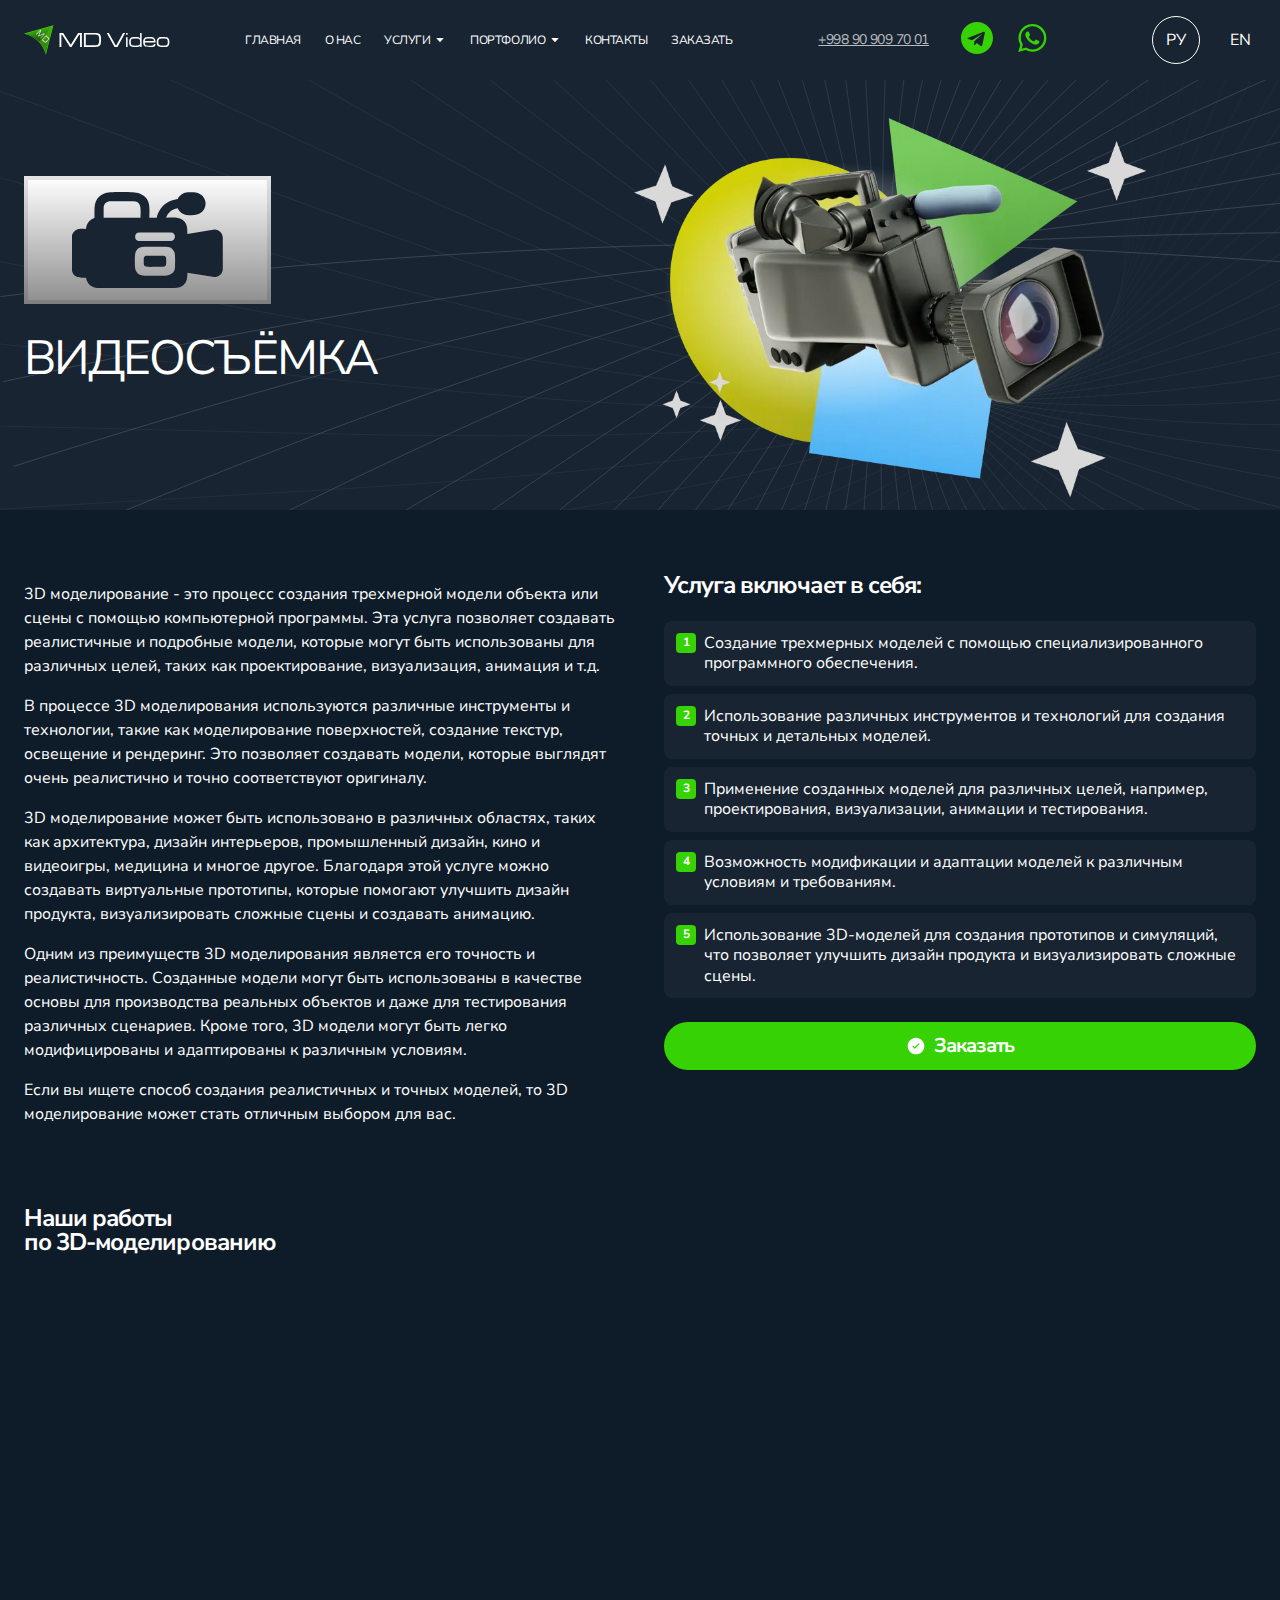
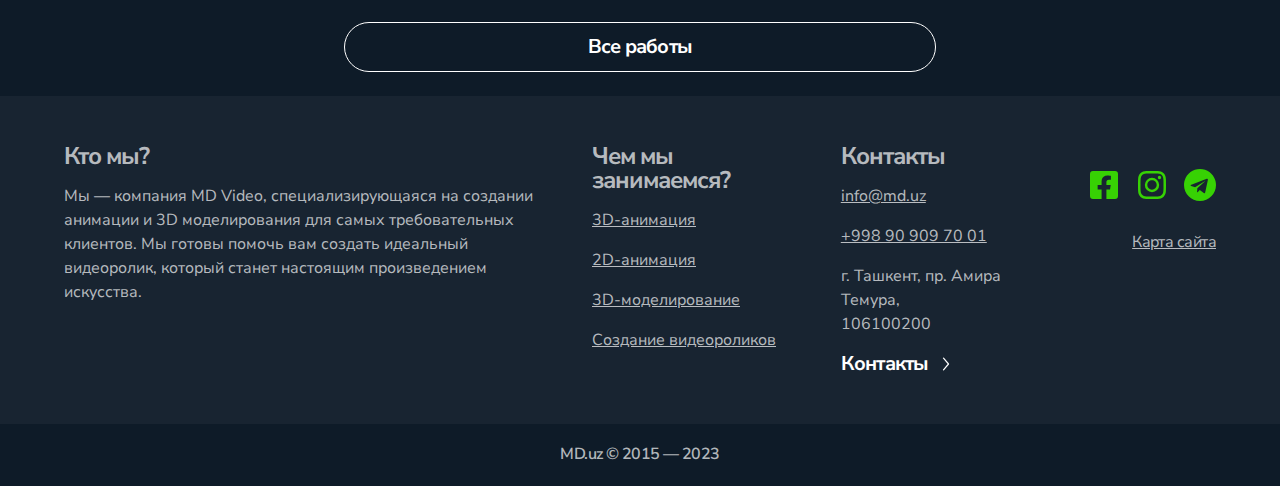
<file: service-video.html>
<!DOCTYPE html>
<html lang="ru">
  <head>
    <meta charset="UTF-8"/>
    <meta http-equiv="X-UA-Compatible" content="IE=edge"/>
    <meta name="viewport" content="width=device-width, user-scalable=no"/>
    <link rel="icon" href="./favicon.svg"/>
    <link rel="preconnect" href="https://fonts.googleapis.com"/>
    <link rel="preconnect" href="https://fonts.gstatic.com" crossorigin="crossorigin"/>
    <link href="https://fonts.googleapis.com/css2?family=Nunito+Sans:ital,wght@0,200;0,400;0,700;0,900;1,200;1,400;1,700;1,900&amp;display=swap" rel="stylesheet"/>
    <link rel="stylesheet" href="./css/style.css"/>
    <link rel="stylesheet" href="./css/tiny-slider.css"/>
    <script src="./js/scripts.min.js"></script>
    <title>3D-моделирование</title>
  </head>
  <body>
    <div class="topMenu undefined">
      <div class="topMenu__container">
        <div class="topMenu__leftSide">
          <div class="topMenu__logo"></div>
        </div>
        <div class="topMenu__main">
          <div class="topMenu__lang">
            <ul class="topMenu__langList">
              <li class="topMenu__langItem topMenu__langItem--current"><span class="topMenu__langLink">Ру</span></li>
              <li class="topMenu__langItem"><a class="topMenu__langLink" href="#">En</a></li>
            </ul>
          </div>
          <nav class="topMenu__nav">
            <ul class="topMenu__navList">
              <li class="topMenu__navItem"><a class="topMenu__navLink" href="index.html" title="Главная">Главная</a></li>
              <li class="topMenu__navItem"><a class="topMenu__navLink" href="about-us.html" title="О нас">О нас</a></li>
              <li class="topMenu__navDropdown" onclick="topMenuDropdownToggle(this)"><span class="topMenu__navDropdownText" title="Услуги"><span>Услуги</span>
                  <svg class="icon button__icon topMenu__navDropdownIcon">
                    <use xlink:href="icons.svg#alt-arrow-down"></use>
                  </svg></span>
                <ul class="topMenu__dropdownList">
                  <li class="topMenu__navItem"><a class="topMenu__navLink" href="service-3d-animation.html" title="3D-анимация">3D-анимация</a></li>
                  <li class="topMenu__navItem"><a class="topMenu__navLink" href="service-2d-animation.html" title="2D-анимация">2D-анимация</a></li>
                  <li class="topMenu__navItem"><a class="topMenu__navLink" href="service-video.html" title="Видеосъёмка">Видеосъёмка</a></li>
                  <li class="topMenu__navItem"><a class="topMenu__navLink" href="service-3d-modeling.html" title="3D-моделирование">3D-моделирование</a></li>
                </ul>
              </li>
              <li class="topMenu__navDropdown" onclick="topMenuDropdownToggle(this)"><span class="topMenu__navDropdownText" title="Портфолио"><span>Портфолио</span>
                  <svg class="icon button__icon topMenu__navDropdownIcon">
                    <use xlink:href="icons.svg#alt-arrow-down"></use>
                  </svg></span>
                <ul class="topMenu__dropdownList">
                  <li class="topMenu__navItem"><a class="topMenu__navLink" href="portfolio.html" title="3D-анимация">3D-анимация</a></li>
                  <li class="topMenu__navItem"><a class="topMenu__navLink" href="portfolio.html" title="2D-анимация">2D-анимация</a></li>
                  <li class="topMenu__navItem"><a class="topMenu__navLink" href="portfolio.html" title="Видеосъёмка">Видеосъёмка</a></li>
                  <li class="topMenu__navItem"><a class="topMenu__navLink" href="portfolio.html" title="3D-моделирование">3D-моделирование</a></li>
                </ul>
              </li>
              <li class="topMenu__navItem"><a class="topMenu__navLink" href="contacts.html" title="Контакты">Контакты</a></li>
              <li class="topMenu__navItem"><a class="topMenu__navLink" href="order.html" title="Заказать">Заказать</a></li>
            </ul>
          </nav>
          <div class="topMenu__contacts"><a class="topMenu__phone" href="+998909097001">+998 90 909 70 01</a>
            <div class="topMenu__socialMediaList">
              <li class="topMenu__socialMediaItem"><a class="topMenu__socialMediaLink" href="#" title="Telegram">
                  <svg class="icon topMenu__socialMediaIcon">
                    <use xlink:href="icons.svg#telegram"></use>
                  </svg></a></li>
              <li class="topMenu__socialMediaItem"><a class="topMenu__socialMediaLink" href="#" title="Telegram">
                  <svg class="icon topMenu__socialMediaIcon">
                    <use xlink:href="icons.svg#whatsapp--outline"></use>
                  </svg></a></li>
            </div>
          </div>
        </div>
        <div class="topMenu__rightSide">
          <button class="topMenu__toggle" onclick="topMenuToggle()">
            <svg class="icon topMenu__toggleIcon" xmlns="http://www.w3.org/2000/svg" fill="none">
              <path class="topMenu__toggleIconLine" stroke="currentcolor" stroke-width="2" d="M4 22h24"></path>
              <path class="topMenu__toggleIconLine" stroke="currentcolor" stroke-width="2" d="M4 16h24"></path>
              <path class="topMenu__toggleIconLine" stroke="currentcolor" stroke-width="2" d="M4 10h24"></path>
            </svg>
          </button>
        </div>
      </div>
      <video class="topMenu__background" src="./video/topMenu-background.mp4" muted="muted" autoplay="autoplay" loop="loop"></video>
    </div>
    <main class="servicePage">
      <div class="servicePage__headerBlock">
        <div class="serviceHeader serviceHeader--videography">
          <div class="serviceHeader__container">
            <div class="serviceHeader__picture"></div>
            <h1 class="serviceHeader__title"><span class="serviceHeader__titleHighlighted"><i class="serviceHeader__titleIcon"></i></span><span class="serviceHeader__titleText">видеосъёмка</span></h1>
          </div>
        </div>
      </div>
      <div class="servicePage__descriptionBlock">
        <div class="servicePage__container">
          <div class="servicePage__contentGrid">
            <div class="servicePage__description">
              <p>3D моделирование - это процесс создания трехмерной модели объекта или сцены с помощью компьютерной программы. Эта услуга позволяет создавать реалистичные и подробные модели, которые могут быть использованы для различных целей, таких как проектирование, визуализация, анимация и т.д.</p>
              <p>В процессе 3D моделирования используются различные инструменты и технологии, такие как моделирование поверхностей, создание текстур, освещение и рендеринг. Это позволяет создавать модели, которые выглядят очень реалистично и точно соответствуют оригиналу.</p>
              <p>3D моделирование может быть использовано в различных областях, таких как архитектура, дизайн интерьеров, промышленный дизайн, кино и видеоигры, медицина и многое другое. Благодаря этой услуге можно создавать виртуальные прототипы, которые помогают улучшить дизайн продукта, визуализировать сложные сцены и создавать анимацию.</p>
              <p>Одним из преимуществ 3D моделирования является его точность и реалистичность. Созданные модели могут быть использованы в качестве основы для производства реальных объектов и даже для тестирования различных сценариев. Кроме того, 3D модели могут быть легко модифицированы и адаптированы к различным условиям.</p>
              <p>Если вы ищете способ создания реалистичных и точных моделей, то 3D моделирование может стать отличным выбором для вас.</p>
            </div>
            <div class="servicePage__includes">
              <h2 class="servicePage__includesTitle">Услуга включает в себя:</h2>
              <ol class="numList">
                <li class="numList__item">Создание трехмерных моделей с помощью специализированного программного обеспечения.</li>
                <li class="numList__item">Использование различных инструментов и технологий для создания точных и детальных моделей.</li>
                <li class="numList__item">Применение созданных моделей для различных целей, например, проектирования, визуализации, анимации и тестирования.</li>
                <li class="numList__item">Возможность модификации и адаптации моделей к различным условиям и требованиям.</li>
                <li class="numList__item">Использование 3D-моделей для создания прототипов и симуляций, что позволяет улучшить дизайн продукта и визуализировать сложные сцены.</li>
              </ol>
              <button class="button undefined">
                <svg class="icon button__icon">
                  <use xlink:href="icons.svg#check-circle"></use>
                </svg><span>Заказать</span>
              </button>
            </div>
          </div>
        </div>
      </div>
      <div class="servicePage__portfolioBlock">
        <div class="servicePage__container">
          <h2 class="servicePage__portfolioBlockTitle">Наши работы <br>по 3D-моделированию</h2>
        </div>
        <div class="portfolioGrid "><a class="portfolioCard" href="case.html" data-aos="zoom-in" data-aos-duration="1000" data-aos-delay="0" data-aos-easing="ease-out">
            <div class="portfolioCard__picture">
              <div class="portfolioCard__overlay"></div><img class="portfolioCard__image" src="./content-media/portfolioCards/portfolioCard-01.webp" alt="Презентация Navoi 2"/>
              <video class="portfolioCard__video" src="./content-media/portfolioCards/portfolioCard-01.mp4" loop="loop" muted="muted" autoplay="autoplay"></video>
            </div>
            <div class="portfolioCard__head">
              <h3 class="portfolioCard__name">Презентация Navoi 2</h3>
            </div></a><a class="portfolioCard" href="case.html" data-aos="zoom-in" data-aos-duration="1000" data-aos-delay="0" data-aos-easing="ease-out">
            <div class="portfolioCard__picture">
              <div class="portfolioCard__overlay"></div><img class="portfolioCard__image" src="./content-media/portfolioCards/portfolioCard-02.webp" alt="Calido Radiators"/>
              <video class="portfolioCard__video" src="./content-media/portfolioCards/portfolioCard-02.mp4" loop="loop" muted="muted" autoplay="autoplay"></video>
            </div>
            <div class="portfolioCard__head">
              <h3 class="portfolioCard__name">Calido Radiators</h3>
            </div></a><a class="portfolioCard" href="case.html" data-aos="zoom-in" data-aos-duration="1000" data-aos-delay="0" data-aos-easing="ease-out">
            <div class="portfolioCard__picture">
              <div class="portfolioCard__overlay"></div><img class="portfolioCard__image" src="./content-media/portfolioCards/portfolioCard-03.webp" alt="Стройсон"/>
              <video class="portfolioCard__video" src="./content-media/portfolioCards/portfolioCard-03.mp4" loop="loop" muted="muted" autoplay="autoplay"></video>
            </div>
            <div class="portfolioCard__head">
              <h3 class="portfolioCard__name">Стройсон</h3>
            </div></a>
        </div>
        <div class="servicePage__container">
          <button class="button button--outlined servicePage__portfolioBlockReadMore"><span>Все работы</span>
          </button>
        </div>
      </div>
    </main>
    <footer class="footer">
      <div class="footer__mainBlock">
        <div class="footer__container">
          <div class="footer__block footer__block--widthRestriction">
            <h4 class="footer__blockTitle">Кто мы?</h4>
            <p class="footer__blockText">Мы — компания MD Video, специализирующаяся на создании анимации и 3D моделирования для самых требовательных клиентов. Мы готовы помочь вам создать идеальный видеоролик, который станет настоящим произведением искусства.</p>
          </div>
          <div class="footer__block">
            <h4 class="footer__blockTitle">Чем мы занимаемся?</h4>
            <ul class="footer__list">
              <li class="footer__listItem"><a class="footer__link" href="#" title="3D-анимация">3D-анимация</a></li>
              <li class="footer__listItem"><a class="footer__link" href="#" title="2D-анимация">2D-анимация</a></li>
              <li class="footer__listItem"><a class="footer__link" href="#" title="3D-моделирование">3D-моделирование</a></li>
              <li class="footer__listItem"><a class="footer__link" href="#" title="Создание видеороликов">Создание видеороликов</a></li>
            </ul>
          </div>
          <address class="footer__block">
            <h4 class="footer__blockTitle">Контакты</h4>
            <ul class="footer__list">
              <li class="footer__listItem"><a class="footer__link" href="mailto: info@md.uz" title="E-mail">info@md.uz</a></li>
              <li class="footer__listItem"><a class="footer__link" href="tel: +998909097001" title="Телефон">+998 90 909 70 01</a></li>
              <li class="footer__listItem">г. Ташкент, пр. Амира Темура, <br> 106100200</li>
            </ul><a class="button button--text footer__contactsButton" href="contacts.html"><span>Контакты</span>
              <svg class="icon button__icon">
                <use xlink:href="icons.svg#alt-arrow-right--outline"></use>
              </svg></a>
          </address>
          <div class="footer__block footer__block--align--right">
            <ul class="footer__socialMediaList">
              <li class="footer__socialMediaItem"><a class="footer__socialMediaLink" href="#" title="Facebook" target="_blank">
                  <svg class="icon footer__socialMediaIcon">
                    <use xlink:href="icons.svg#facebook-square"></use>
                  </svg></a></li>
              <li class="footer__socialMediaItem"><a class="footer__socialMediaLink" href="#" title="Instagram" target="_blank">
                  <svg class="icon footer__socialMediaIcon">
                    <use xlink:href="icons.svg#instagram--outline"></use>
                  </svg></a></li>
              <li class="footer__socialMediaItem"><a class="footer__socialMediaLink" href="#" title="Telegram" target="_blank">
                  <svg class="icon footer__socialMediaIcon">
                    <use xlink:href="icons.svg#telegram"></use>
                  </svg></a></li>
            </ul>
            <ul class="footer__extraLinksList">
              <li class="footer__extraLinksItem"><a class="footer__extraLink" href="#" title="Карта сайта">Карта сайта</a></li>
            </ul>
          </div>
        </div>
      </div>
      <div class="footer__copyrights">
        <p class="footer__copyrightsText">MD.uz © 2015 — 2023</p>
      </div>
    </footer>
    <script>AOS.init();</script>
  </body>
</html>
</file>
<file: css/tiny-slider.css>
.tns-outer{padding:0 !important}.tns-outer [hidden]{display:none !important}.tns-outer [aria-controls],.tns-outer [data-action]{cursor:pointer}.tns-slider{-webkit-transition:all 0s;-moz-transition:all 0s;transition:all 0s}.tns-slider>.tns-item{-webkit-box-sizing:border-box;-moz-box-sizing:border-box;box-sizing:border-box}.tns-horizontal.tns-subpixel{white-space:nowrap}.tns-horizontal.tns-subpixel>.tns-item{display:inline-block;vertical-align:top;white-space:normal}.tns-horizontal.tns-no-subpixel:after{content:'';display:table;clear:both}.tns-horizontal.tns-no-subpixel>.tns-item{float:left}.tns-horizontal.tns-carousel.tns-no-subpixel>.tns-item{margin-right:-100%}.tns-no-calc{position:relative;left:0}.tns-gallery{position:relative;left:0;min-height:1px}.tns-gallery>.tns-item{position:absolute;left:-100%;-webkit-transition:transform 0s, opacity 0s;-moz-transition:transform 0s, opacity 0s;transition:transform 0s, opacity 0s}.tns-gallery>.tns-slide-active{position:relative;left:auto !important}.tns-gallery>.tns-moving{-webkit-transition:all 0.25s;-moz-transition:all 0.25s;transition:all 0.25s}.tns-autowidth{display:inline-block}.tns-lazy-img{-webkit-transition:opacity 0.6s;-moz-transition:opacity 0.6s;transition:opacity 0.6s;opacity:0.6}.tns-lazy-img.tns-complete{opacity:1}.tns-ah{-webkit-transition:height 0s;-moz-transition:height 0s;transition:height 0s}.tns-ovh{overflow:hidden}.tns-visually-hidden{position:absolute;left:-10000em}.tns-transparent{opacity:0;visibility:hidden}.tns-fadeIn{opacity:1;filter:alpha(opacity=100);z-index:0}.tns-normal,.tns-fadeOut{opacity:0;filter:alpha(opacity=0);z-index:-1}.tns-vpfix{white-space:nowrap}.tns-vpfix>div,.tns-vpfix>li{display:inline-block}.tns-t-subp2{margin:0 auto;width:310px;position:relative;height:10px;overflow:hidden}.tns-t-ct{width:2333.3333333%;width:-webkit-calc(100% * 70 / 3);width:-moz-calc(100% * 70 / 3);width:calc(100% * 70 / 3);position:absolute;right:0}.tns-t-ct:after{content:'';display:table;clear:both}.tns-t-ct>div{width:1.4285714%;width:-webkit-calc(100% / 70);width:-moz-calc(100% / 70);width:calc(100% / 70);height:10px;float:left}

/*# sourceMappingURL=sourcemaps/tiny-slider.css.map */
</file>
